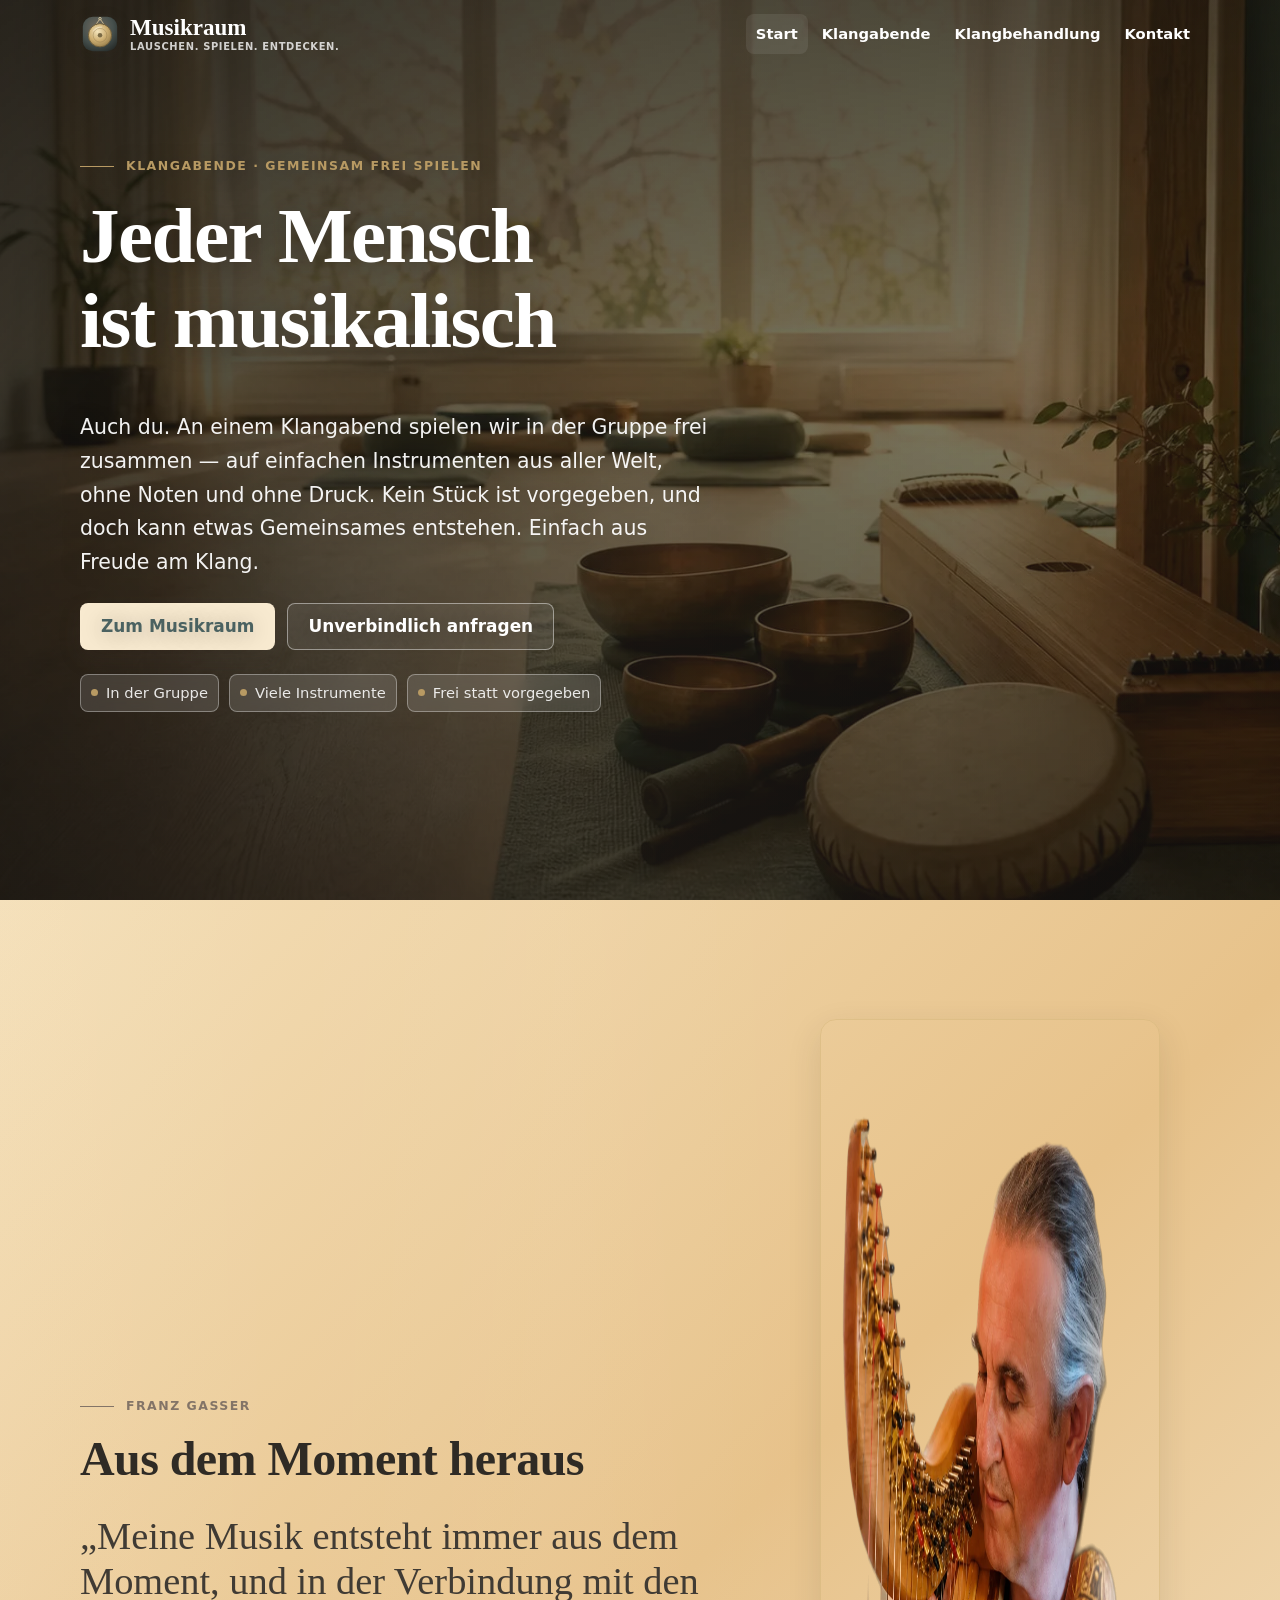
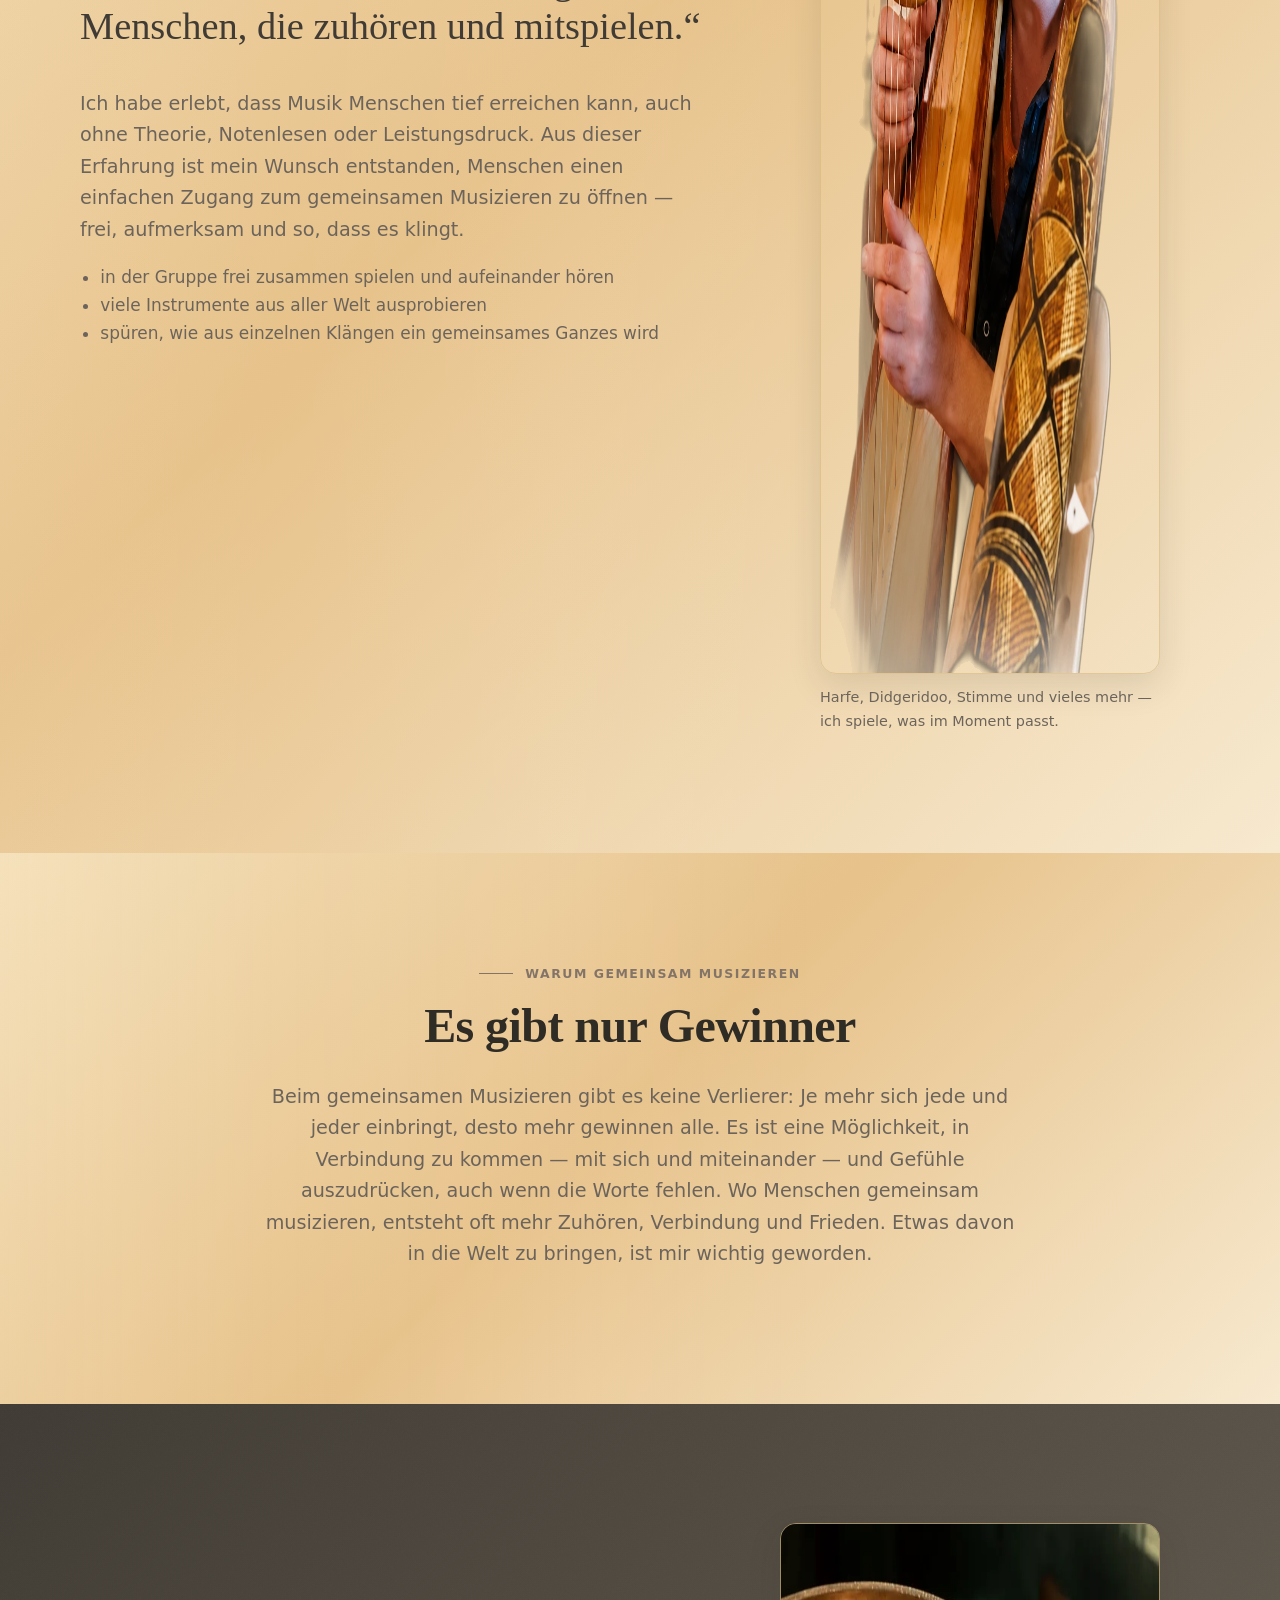
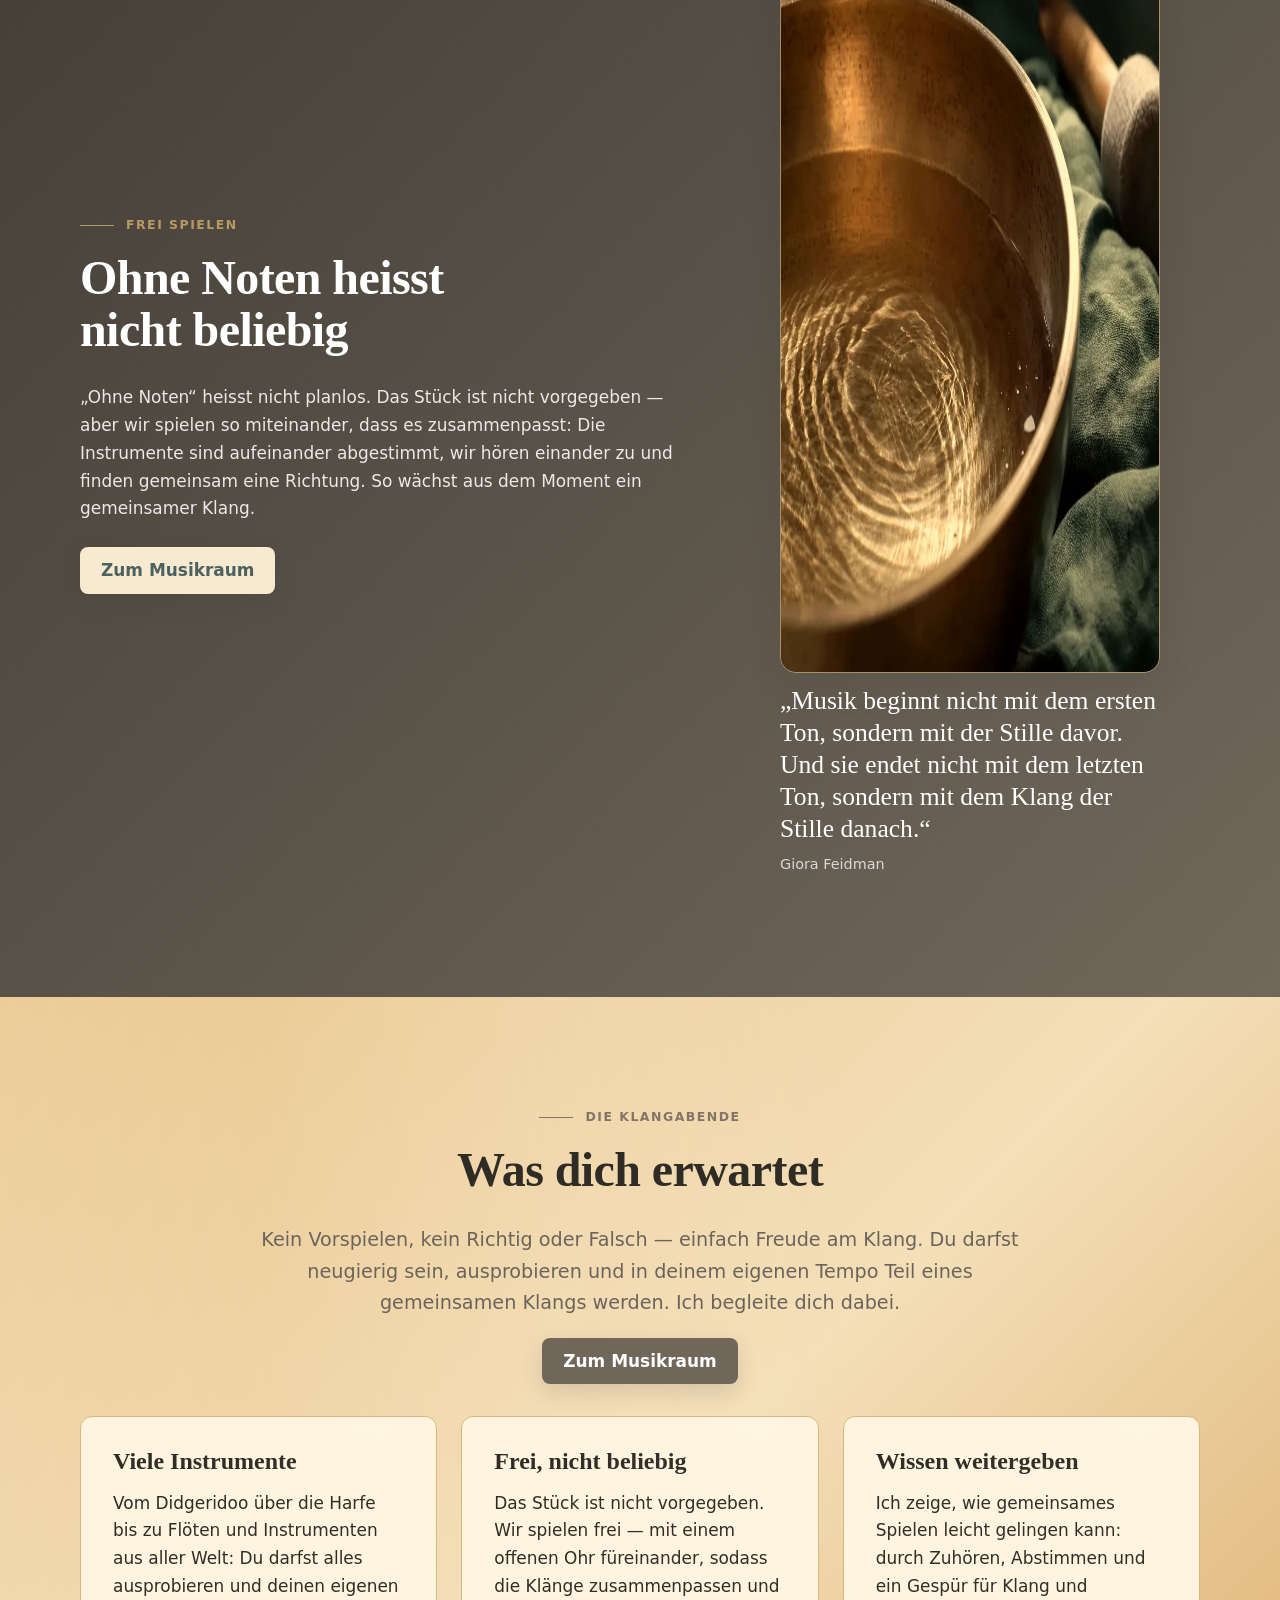
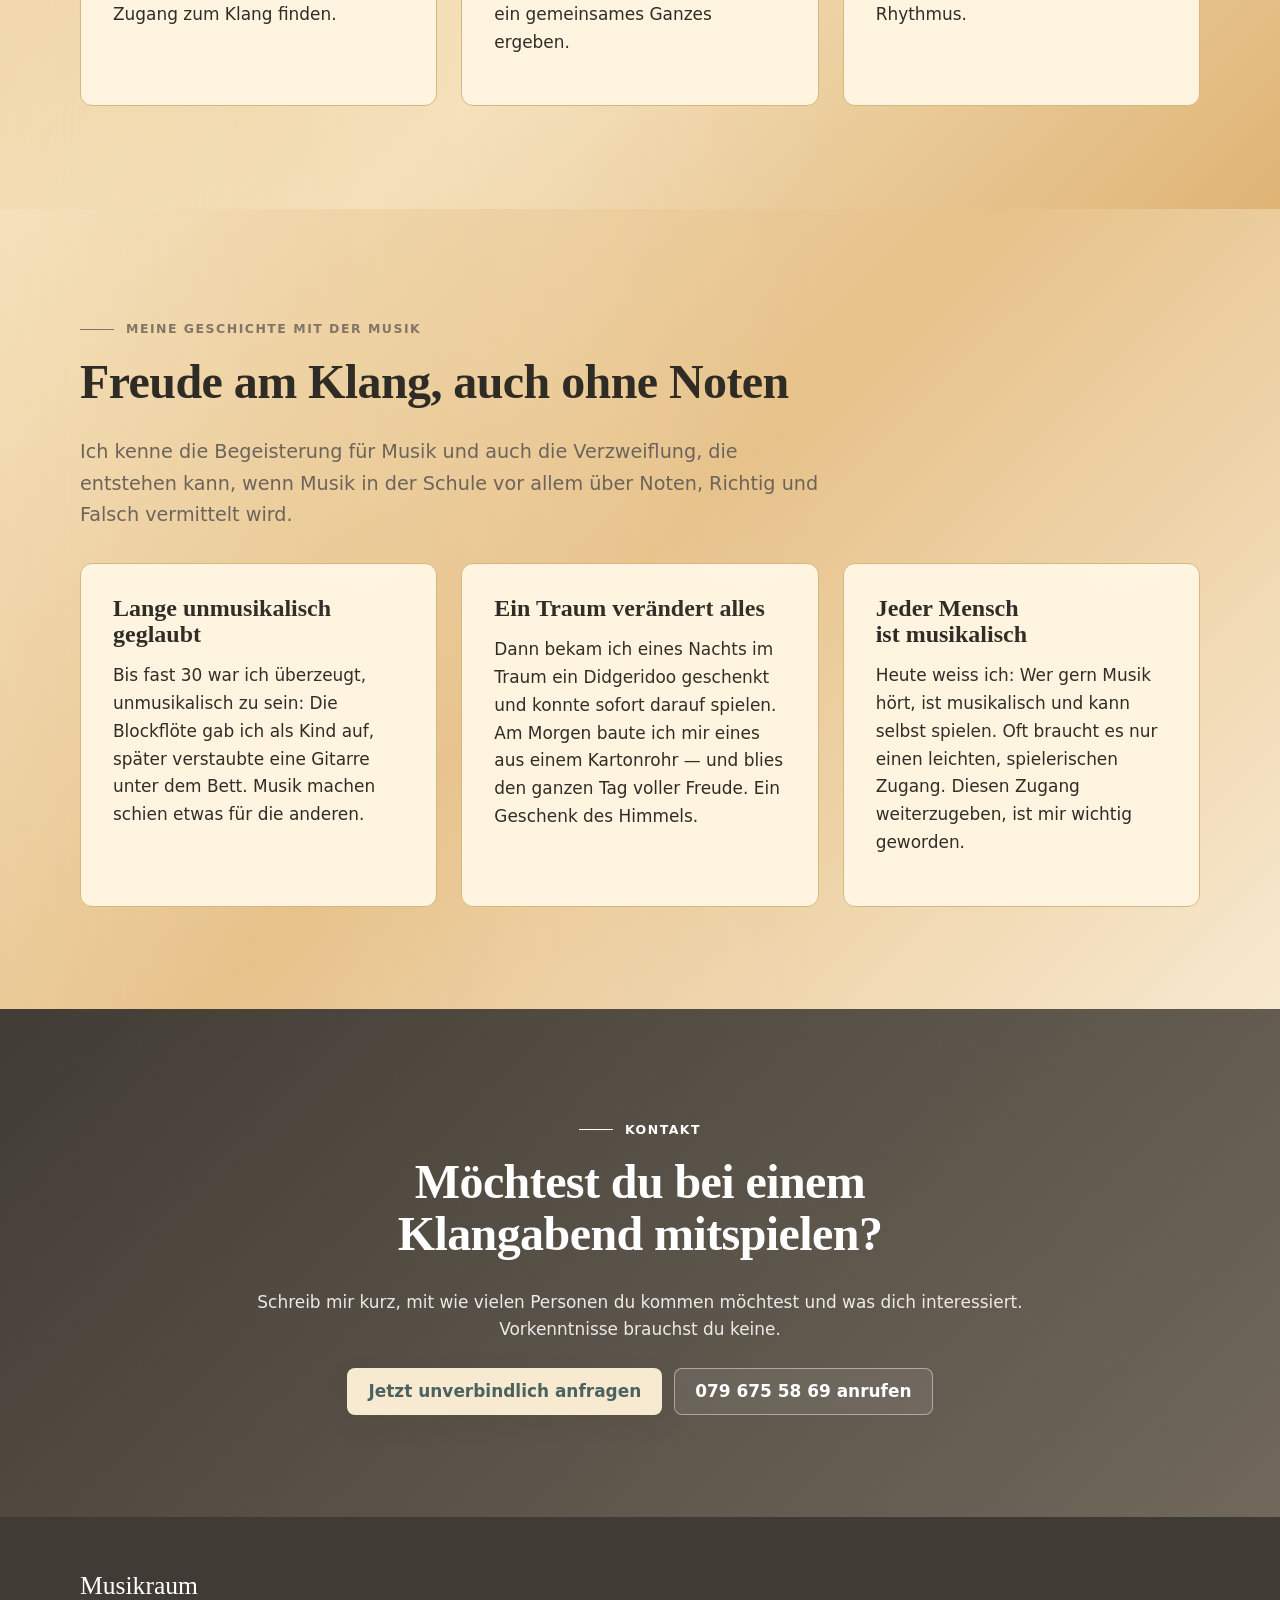
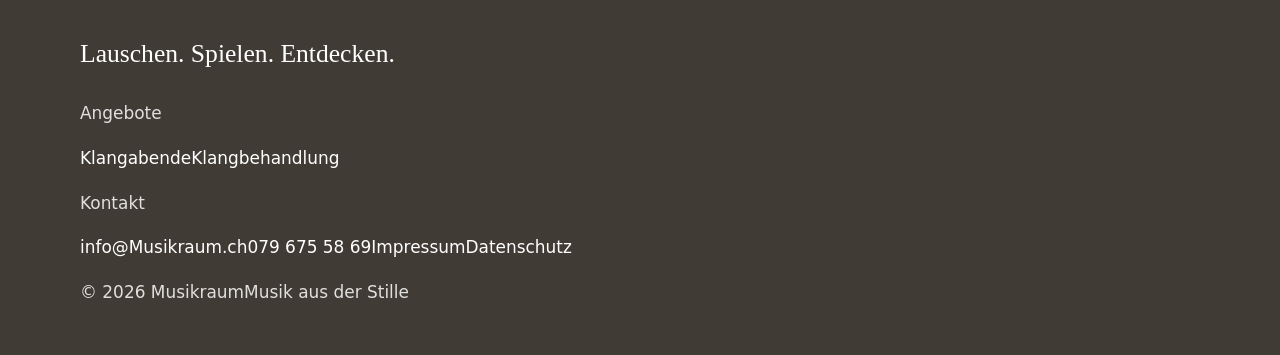
<file: index.html>
﻿<!DOCTYPE html>
<html lang="de-CH">
<head>
<meta charset="UTF-8">
<meta name="viewport" content="width=device-width, initial-scale=1.0, viewport-fit=cover">
<meta name="theme-color" content="#f6f1e9">
<title>Musikraum | Gemeinsam frei spielen mit Franz Gasser</title>
<meta name="description" content="Franz Gassers Klangabende in Brügg: in der Gruppe viele Instrumente aus aller Welt ausprobieren, aufeinander hören und frei zusammen spielen — einfach aus Freude am Klang.">
<link rel="canonical" href="https://Musikraum.ch/">
<meta property="og:locale" content="de_CH">
<meta property="og:type" content="website">
<meta property="og:title" content="Musikraum | Gemeinsam frei spielen mit Franz Gasser">
<meta property="og:description" content="An den Klangabenden gemeinsam frei spielen: viele Instrumente aus aller Welt ausprobieren, aufeinander hören und einen gemeinsamen Klang entstehen lassen.">
<meta property="og:url" content="https://Musikraum.ch/">
<meta property="og:site_name" content="Musikraum">
<meta property="og:image" content="https://Musikraum.ch/assets/photos/og-klangwelten-wood.jpg?v=3">
<link rel="preload" as="image" href="/assets/photos/hero-klangraum-wood.webp?v=3" type="image/webp">
<link rel="icon" type="image/svg+xml" href="/assets/favicon.svg?v=6">
<link rel="apple-touch-icon" sizes="180x180" href="/assets/apple-touch-icon.png?v=6">
<link rel="manifest" href="/manifest.json">
<script type="application/ld+json">
{
  "@context": "https://schema.org",
  "@type": "ProfessionalService",
  "@id": "https://Musikraum.ch/#business",
  "name": "Musikraum — gemeinsam frei spielen",
  "description": "Klangabende zum gemeinsamen, freien Spielen — viele Instrumente aus aller Welt in Franz Gassers Musikraum in Brügg.",
  "url": "https://Musikraum.ch/",
  "email": "info@Musikraum.ch",
  "telephone": "+41 79 675 58 69",
  "address": {"@type": "PostalAddress", "streetAddress": "Bielstrasse 44", "postalCode": "2555", "addressLocality": "Brügg", "addressCountry": "CH"},
  "image": "https://Musikraum.ch/assets/photos/og-klangwelten-wood.jpg?v=3",
  "slogan": "Lauschen. Spielen. Entdecken.",
  "makesOffer": [
    {
      "@type": "Offer",
      "itemOffered": {
        "@type": "Service",
        "name": "Klangabende — gemeinsam frei spielen",
        "description": "Klangabende in der Gruppe: viele Instrumente aus aller Welt ausprobieren, aufeinander hören und frei zusammen spielen in Franz Gassers Musikraum.",
        "url": "https://Musikraum.ch/Klangabende/"
      }
    }
  ]
}
</script>
<link rel="stylesheet" href="assets/klang.css?v=68">
<style id="cms-photo-overrides">
.hero { background-image: url('/assets/photos/hero-klangraum-wood-800w.webp') !important; }
</style>
</head>
<body>
<a class="skip-link" href="#main">Zum Inhalt springen</a>
<header class="site-header">
  <div class="container site-header__inner">
    <a class="brand" href="/">
      <span class="brand__mark" aria-hidden="true"></span>
      <span class="brand__text"><span class="brand__name">Musikraum</span><span class="brand__sub">Lauschen. Spielen. Entdecken.</span></span>
    </a>
    <button class="nav-toggle" type="button" aria-controls="mobile-menu" aria-label="Menue oeffnen" aria-expanded="false"><span></span><span></span><span></span></button><span class="mobile-menu-backdrop" aria-hidden="true"></span><nav class="mobile-menu" aria-hidden="true" id="mobile-menu" aria-label="Mobile Navigation" hidden>
      <a href="/" aria-current="page">Start</a>
      <a href="/Klangabende/">Klangabende</a><a href="/angebote/klangbehandlung/">Klangbehandlung</a>
      <a href="#kontakt">Kontakt</a>
    </nav><nav class="nav" id="primary-navigation" aria-label="Hauptnavigation">
      <a href="/" aria-current="page">Start</a>
      <a href="/Klangabende/">Klangabende</a><a href="/angebote/klangbehandlung/">Klangbehandlung</a>
      <a href="#kontakt">Kontakt</a>
    </nav>
  </div>
</header>
<main id="main">
  <section class="hero">
    <div class="container hero__grid">
      <div class="hero__inner">
        <span class="eyebrow">Klangabende · gemeinsam frei spielen</span>
        <h1 class="hero__title">Jeder Mensch ist <span class="hero__title-word">musikalisch</span></h1>
        <div class="hero__resonance" aria-hidden="true"><span></span><span></span><span></span></div>
        <p class="hero__lead">Auch du. An einem Klangabend spielen wir in der Gruppe frei zusammen — auf einfachen Instrumenten aus aller Welt, ohne Noten und ohne Druck. Kein Stück ist vorgegeben, und doch kann etwas Gemeinsames entstehen. Einfach aus Freude am Klang.</p>
        <div class="hero__actions">
          <a class="btn btn--primary" href="/Klangabende/">Zum Musikraum</a>
          <a class="btn btn--ghost" href="#kontakt">Unverbindlich anfragen</a>
        </div>
        <div class="hero__notes" aria-label="Die Klangabende auf einen Blick">
          <span>In der Gruppe</span>
          <span>Viele Instrumente</span>
          <span>Frei statt vorgegeben</span>
        </div>
      </div>
    </div>
  </section>

  <section class="section welcome" aria-labelledby="welcome-title">
    <div class="container">
      <div class="welcome__text">
        <span class="eyebrow">Franz Gasser</span>
        <h2 id="welcome-title">Aus dem Moment heraus</h2>
        <p class="welcome__quote">„Meine Musik entsteht immer aus dem Moment, und in der Verbindung mit den Menschen, die zuhören und mitspielen.“</p>
        <p class="lead">Ich habe erlebt, dass Musik Menschen tief erreichen kann, auch ohne Theorie, Notenlesen oder Leistungsdruck. Aus dieser Erfahrung ist mein Wunsch entstanden, Menschen einen einfachen Zugang zum gemeinsamen Musizieren zu öffnen — frei, aufmerksam und so, dass es klingt.</p>
        <ul class="moment-list">
          <li>in der Gruppe frei zusammen spielen und aufeinander hören</li>
          <li>viele Instrumente aus aller Welt ausprobieren</li>
          <li>spüren, wie aus einzelnen Klängen ein gemeinsames Ganzes wird</li>
        </ul>
      </div>
      <figure class="welcome__image welcome__image--cutout">
        <img src="/assets/photos/franz-gasser-harfe-didgeridoo-cutout.webp?v=2" width="866" height="1255" alt="Franz Gasser mit Harfe und Didgeridoo" loading="lazy" decoding="async">
        <figcaption class="welcome__caption">Harfe, Didgeridoo, Stimme und vieles mehr — ich spiele, was im Moment passt.</figcaption>
      </figure>
    </div>
  </section>

  <section class="section"><div class="container">
    <div class="section-head section-head--center">
      <span class="eyebrow">Warum gemeinsam musizieren</span>
      <h2>Es gibt nur Gewinner</h2>
      <p class="lead">Beim gemeinsamen Musizieren gibt es keine Verlierer: Je mehr sich jede und jeder einbringt, desto mehr gewinnen alle. Es ist eine Möglichkeit, in Verbindung zu kommen — mit sich und miteinander — und Gefühle auszudrücken, auch wenn die Worte fehlen. Wo Menschen gemeinsam musizieren, entsteht oft mehr Zuhören, Verbindung und Frieden. Etwas davon in die Welt zu bringen, ist mir wichtig geworden.</p>
    </div>
  </div></section>

  <section class="sound-band" aria-labelledby="frei-title">
    <div class="container">
      <div>
        <span class="eyebrow">Frei spielen</span>
        <h2 id="frei-title">Ohne Noten heisst nicht beliebig</h2>
        <p>„Ohne Noten“ heisst nicht planlos. Das Stück ist nicht vorgegeben — aber wir spielen so miteinander, dass es zusammenpasst: Die Instrumente sind aufeinander abgestimmt, wir hören einander zu und finden gemeinsam eine Richtung. So wächst aus dem Moment ein gemeinsamer Klang.</p>
        <div class="hero__actions"><a class="btn btn--primary" href="/Klangabende/">Zum Musikraum</a></div>
      </div>
      <figure class="sound-band__media">
        <picture>
          <source srcset="/assets/photos/obertoene-klangschale-wood.webp?v=3" type="image/webp">
          <img src="/assets/photos/obertoene-klangschale-wood.jpg?v=3" width="1000" height="750" alt="Klangschale mit sichtbaren Schwingungen" loading="lazy" decoding="async">
        </picture>
        <figcaption class="quote quote--moment">„Musik beginnt nicht mit dem ersten Ton, sondern mit der Stille davor. Und sie endet nicht mit dem letzten Ton, sondern mit dem Klang der Stille danach.“<br><span class="quote__credit">Giora Feidman</span></figcaption>
      </figure>
    </div>
  </section>

  <section class="section section--soft" id="angebote" aria-labelledby="Seminar-title">
    <div class="container">
      <div class="section-head section-head--center">
        <span class="eyebrow">Die Klangabende</span>
        <h2 id="Seminar-title">Was dich erwartet</h2>
        <p class="lead">Kein Vorspielen, kein Richtig oder Falsch — einfach Freude am Klang. Du darfst neugierig sein, ausprobieren und in deinem eigenen Tempo Teil eines gemeinsamen Klangs werden. Ich begleite dich dabei.</p>
        <a class="btn btn--primary" href="/Klangabende/">Zum Musikraum</a>
      </div>
      <div class="grid grid--3">
        <article class="card">
          <h3>Viele Instrumente</h3>
          <p>Vom Didgeridoo über die Harfe bis zu Flöten und Instrumenten aus aller Welt: Du darfst alles ausprobieren und deinen eigenen Zugang zum Klang finden.</p>
        </article>
        <article class="card">
          <h3>Frei, nicht beliebig</h3>
          <p>Das Stück ist nicht vorgegeben. Wir spielen frei — mit einem offenen Ohr füreinander, sodass die Klänge zusammenpassen und ein gemeinsames Ganzes ergeben.</p>
        </article>
        <article class="card">
          <h3>Wissen weitergeben</h3>
          <p>Ich zeige, wie gemeinsames Spielen leicht gelingen kann: durch Zuhören, Abstimmen und ein Gespür für Klang und Rhythmus.</p>
        </article>
      </div>
    </div>
  </section>

  <section class="section" aria-labelledby="franz-musik-title">
    <div class="container">
      <div class="section-head">
        <span class="eyebrow">Meine Geschichte mit der Musik</span>
        <h2 id="franz-musik-title">Freude am Klang, auch ohne Noten</h2>
        <p class="lead">Ich kenne die Begeisterung für Musik und auch die Verzweiflung, die entstehen kann, wenn Musik in der Schule vor allem über Noten, Richtig und Falsch vermittelt wird.</p>
      </div>
      <div class="grid grid--3">
        <article class="card">
          <h3>Lange unmusikalisch geglaubt</h3>
          <p>Bis fast 30 war ich überzeugt, unmusikalisch zu sein: Die Blockflöte gab ich als Kind auf, später verstaubte eine Gitarre unter dem Bett. Musik machen schien etwas für die anderen.</p>
        </article>
        <article class="card">
          <h3>Ein Traum verändert alles</h3>
          <p>Dann bekam ich eines Nachts im Traum ein Didgeridoo geschenkt und konnte sofort darauf spielen. Am Morgen baute ich mir eines aus einem Kartonrohr — und blies den ganzen Tag voller Freude. Ein Geschenk des Himmels.</p>
        </article>
        <article class="card">
          <h3>Jeder Mensch ist musikalisch</h3>
          <p>Heute weiss ich: Wer gern Musik hört, ist musikalisch und kann selbst spielen. Oft braucht es nur einen leichten, spielerischen Zugang. Diesen Zugang weiterzugeben, ist mir wichtig geworden.</p>
        </article>
      </div>
    </div>
  </section>

  <section class="cta" id="kontakt" aria-labelledby="kontakt-title">
    <div class="container">
      <span class="eyebrow">Kontakt</span>
      <h2 id="kontakt-title">Möchtest du bei einem Klangabend mitspielen?</h2>
      <p>Schreib mir kurz, mit wie vielen Personen du kommen möchtest und was dich interessiert. Vorkenntnisse brauchst du keine.</p>
      <div class="hero__actions">
        <a class="btn btn--primary" href="mailto:info@Musikraum.ch?subject=Anfrage%20Klangabende%20Musikraum&body=Hallo%0D%0A%0D%0Aich%20interessiere%20mich%20f%C3%BCr%20die%20Klangabende.%0D%0A%0D%0AAnzahl%20Personen%3A%20%0D%0AWunschtermin%20%2F%20Zeitraum%3A%20%0D%0A%0D%0AFrage%20%2F%20Anliegen%3A%20%0D%0A%0D%0AFreundliche%20Gr%C3%BCsse">Jetzt unverbindlich anfragen</a>
        <a class="btn btn--ghost" href="tel:+41796755869">079 675 58 69 anrufen</a>
      </div>
    </div>
  </section>
</main>
<footer class="site-footer">
  <div class="container">
    <div class="footer-grid">
      <div class="footer-brand">
        <p class="footer-heading"><a class="footer-home" href="/" aria-current="page">Musikraum</a></p>
        <p>Lauschen. Spielen. Entdecken.</p>
      </div>
      <nav aria-label="Footer Angebote"><p class="footer-heading">Angebote</p><p><a href="/Klangabende/">Klangabende</a><a href="/angebote/klangbehandlung/">Klangbehandlung</a></p></nav>
      <nav aria-label="Footer Kontakt und Recht">
        <p class="footer-heading">Kontakt</p>
        <p><a href="mailto:info@Musikraum.ch">info@Musikraum.ch</a><a href="tel:+41796755869">079 675 58 69</a><a href="/impressum.html">Impressum</a><a href="/datenschutz.html">Datenschutz</a></p>
      </nav>
    </div>
    <div class="footer-bottom"><span>© <span id="year">2026</span> Musikraum</span><span>Musik aus der Stille</span></div>
  </div>
</footer>
<script defer src="/assets/site.js?v=2"></script>
<script defer src="https://app.gasserwerk.ch/tracker.js" data-api-key="cmpzc204i0001nn2wg8k3ssg3"></script>
<script defer src="https://app.gasserwerk.ch/widget.js" data-api-key="cmpzc204i0001nn2wg8k3ssg3" data-mode="fab"></script>
</body>
</html>
</file>
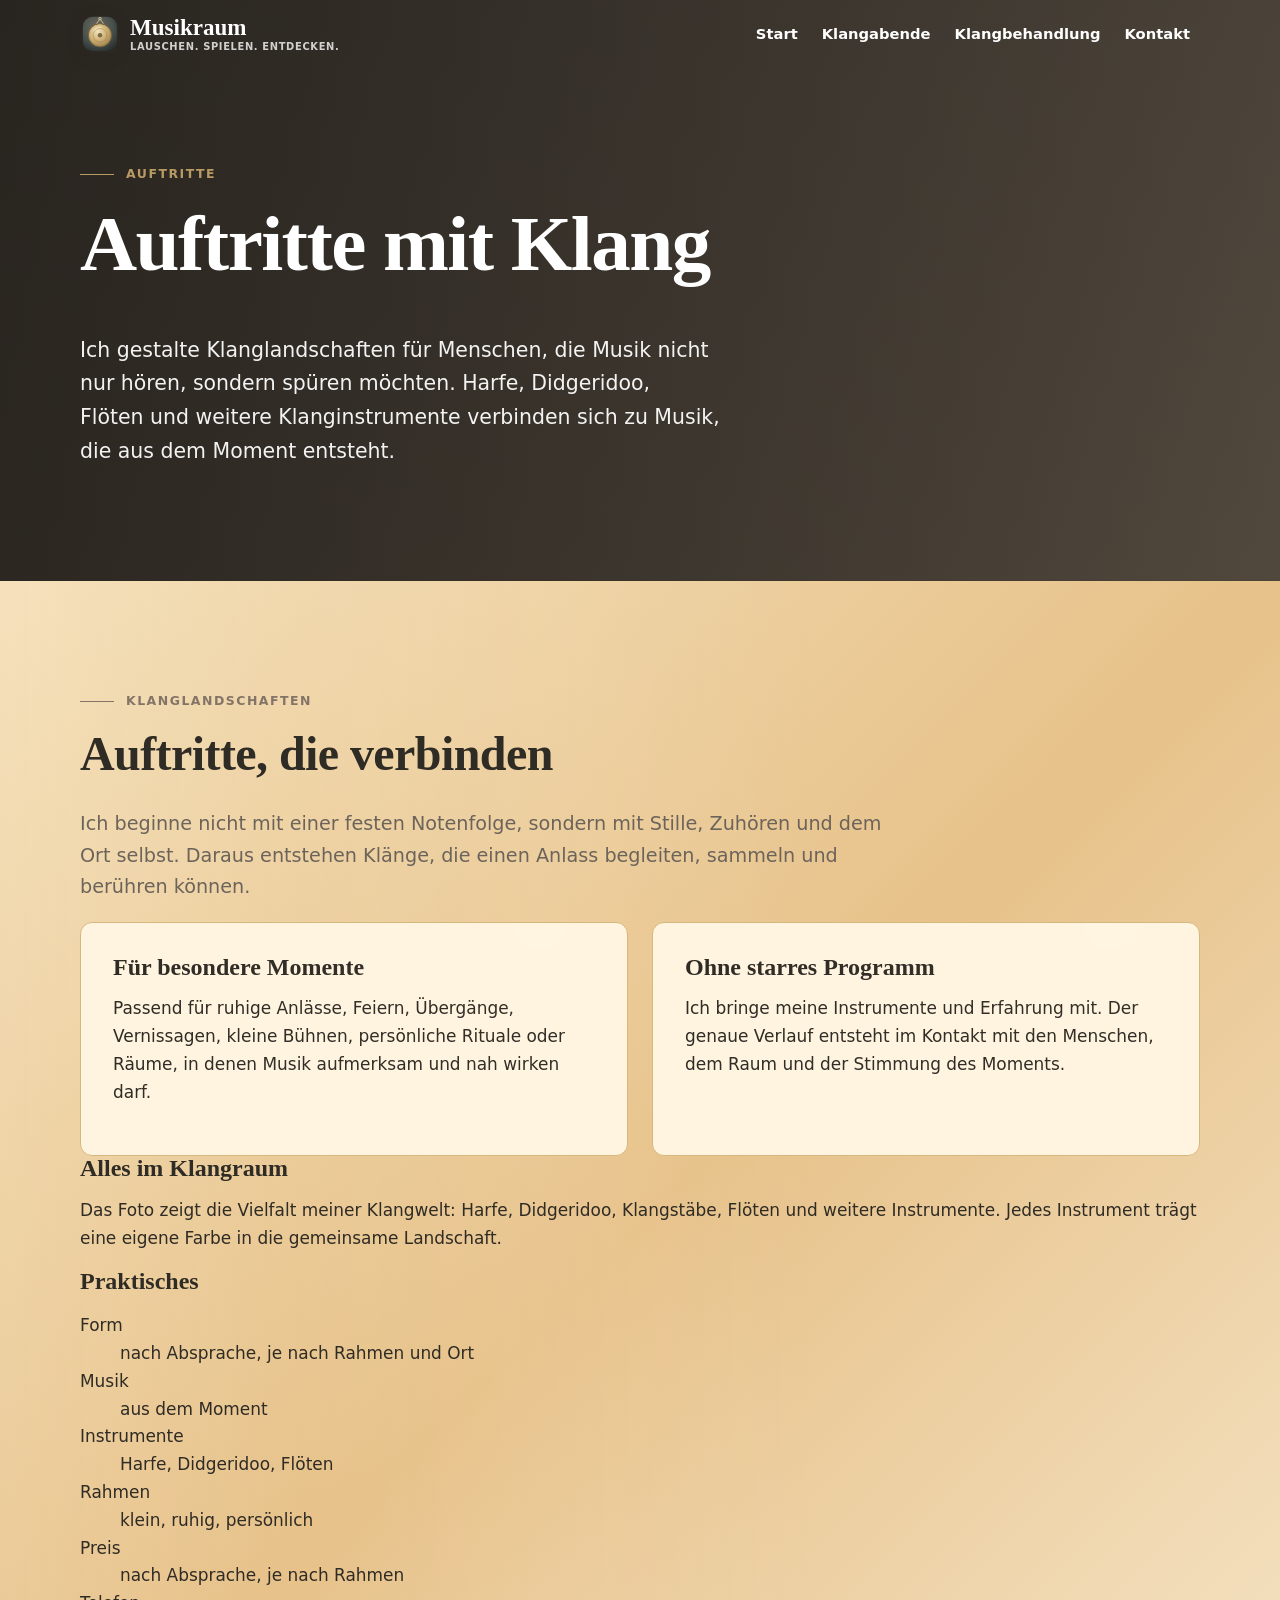
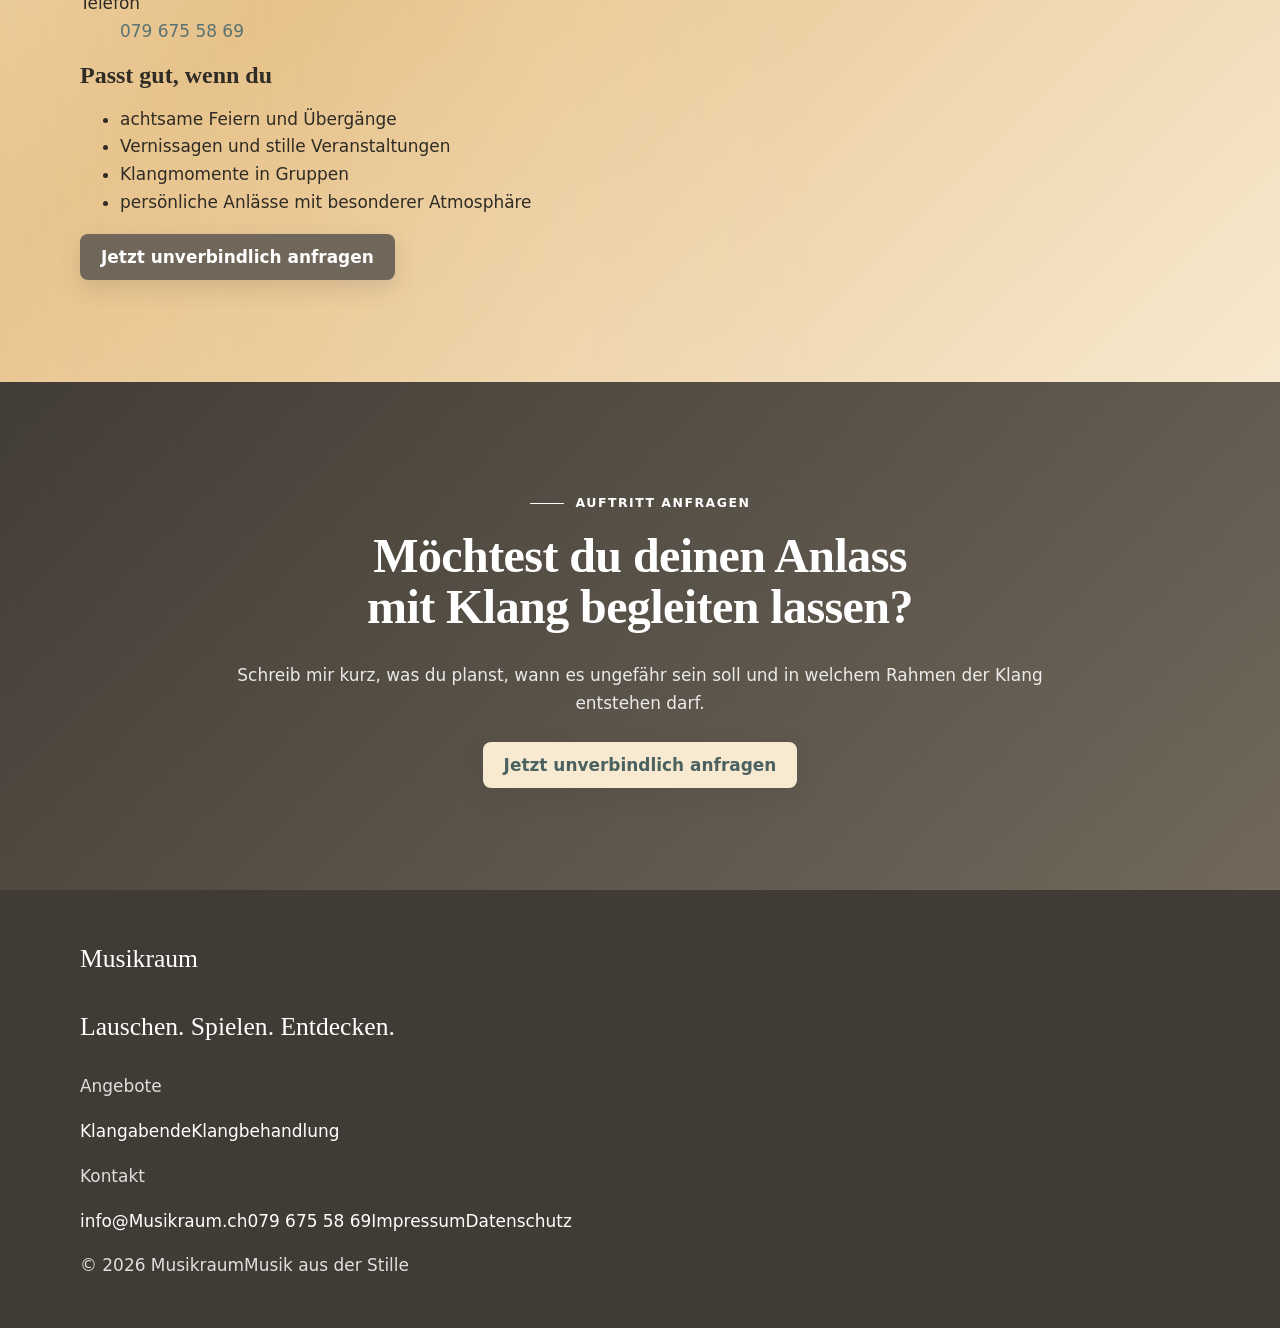
<file: auftritte/index.html>
﻿<!DOCTYPE html>
<html lang="de-CH">
<head>
<meta charset="UTF-8">
<meta name="viewport" content="width=device-width, initial-scale=1.0, viewport-fit=cover">
<meta name="theme-color" content="#f6f1e9">
<meta name="robots" content="noindex,follow">
<title>Auftritte mit Klang | Franz Gasser</title>
<meta name="description" content="Auftritte mit mir: Klanglandschaften aus dem Moment mit Harfe, Didgeridoo, Flöten, Klanginstrumenten und Instrumenten aus aller Welt.">
<link rel="canonical" href="https://Musikraum.ch/auftritte/">
<link rel="icon" type="image/svg+xml" href="/assets/favicon.svg?v=6">
<link rel="apple-touch-icon" sizes="180x180" href="/assets/apple-touch-icon.png?v=6">
<link rel="manifest" href="/manifest.json">
<link rel="stylesheet" href="/assets/klang.css?v=68">
<style id="cms-photo-overrides">
.hero { background-image: url('/assets/photos/hero-klangraum-wood-800w.webp') !important; }
</style>
</head>
<body class="page-auftritte">
<a class="skip-link" href="#main">Zum Inhalt springen</a>
<div class="stage-page-bg" aria-hidden="true"><span class="stage-page-bg__image stage-page-bg__image--top"></span><span class="stage-page-bg__image stage-page-bg__image--bottom"></span></div>
<header class="site-header"><div class="container site-header__inner"><a class="brand" href="/"><span class="brand__mark" aria-hidden="true"></span><span class="brand__text"><span class="brand__name">Musikraum</span><span class="brand__sub">Lauschen. Spielen. Entdecken.</span></span></a><button class="nav-toggle" type="button" aria-controls="mobile-menu" aria-label="Menue oeffnen" aria-expanded="false"><span></span><span></span><span></span></button><span class="mobile-menu-backdrop" aria-hidden="true"></span><nav class="mobile-menu" aria-hidden="true" id="mobile-menu" aria-label="Mobile Navigation" hidden><a href="/">Start</a><a href="/Klangabende/">Klangabende</a><a href="/angebote/klangbehandlung/">Klangbehandlung</a><a href="/#kontakt">Kontakt</a></nav><nav class="nav" id="primary-navigation" aria-label="Hauptnavigation"><a href="/">Start</a><a href="/Klangabende/">Klangabende</a><a href="/angebote/klangbehandlung/">Klangbehandlung</a><a href="/#kontakt">Kontakt</a></nav></div></header>
<main id="main">
  <section class="subhero subhero--auftritte"><div class="container subhero__content"><span class="eyebrow">Auftritte</span><h1>Auftritte mit Klang</h1><p class="hero__lead">Ich gestalte Klanglandschaften für Menschen, die Musik nicht nur hören, sondern spüren möchten. Harfe, Didgeridoo, Flöten und weitere Klanginstrumente verbinden sich zu Musik, die aus dem Moment entsteht.</p></div></section>
  <section class="section" id="auftritte-verbinden"><div class="container page-grid">
    <div>
      <span class="eyebrow">Klanglandschaften</span>
      <h2>Auftritte, die verbinden</h2>
      <p class="lead">Ich beginne nicht mit einer festen Notenfolge, sondern mit Stille, Zuhören und dem Ort selbst. Daraus entstehen Klänge, die einen Anlass begleiten, sammeln und berühren können.</p>
      <div class="grid grid--2 section-offset">
        <article class="card"><h3>Für besondere Momente</h3><p>Passend für ruhige Anlässe, Feiern, Übergänge, Vernissagen, kleine Bühnen, persönliche Rituale oder Räume, in denen Musik aufmerksam und nah wirken darf.</p></article>
        <article class="card"><h3>Ohne starres Programm</h3><p>Ich bringe meine Instrumente und Erfahrung mit. Der genaue Verlauf entsteht im Kontakt mit den Menschen, dem Raum und der Stimmung des Moments.</p></article>
      </div>
      <div class="overtone-note">
        <h3>Alles im Klangraum</h3>
        <p>Das Foto zeigt die Vielfalt meiner Klangwelt: Harfe, Didgeridoo, Klangstäbe, Flöten und weitere Instrumente. Jedes Instrument trägt eine eigene Farbe in die gemeinsame Landschaft.</p>
      </div>
    </div>
    <aside class="aside">
      <h3>Praktisches</h3>
      <dl class="facts">
        <div><dt>Form</dt><dd>nach Absprache, je nach Rahmen und Ort</dd></div>
        <div><dt>Musik</dt><dd>aus dem Moment</dd></div>
        <div><dt>Instrumente</dt><dd>Harfe, Didgeridoo, Flöten</dd></div>
        <div><dt>Rahmen</dt><dd>klein, ruhig, persönlich</dd></div>
        <div><dt>Preis</dt><dd>nach Absprache, je nach Rahmen</dd>
        <dt>Telefon</dt><dd><a href="tel:+41796755869">079 675 58 69</a></dd></div>
      </dl>
      <h3>Passt gut, wenn du</h3>
      <ul class="list"><li>achtsame Feiern und Übergänge</li><li>Vernissagen und stille Veranstaltungen</li><li>Klangmomente in Gruppen</li><li>persönliche Anlässe mit besonderer Atmosphäre</li></ul>
      <a class="btn btn--primary" href="mailto:info@Musikraum.ch?subject=Anfrage%20Auftritt%20Musikraum&body=Hallo%0D%0A%0D%0Aich%20interessiere%20mich%20f%C3%BCr%20einen%20Auftritt%20mit%20Franz.%0D%0A%0D%0AAnlass%20%2F%20Rahmen%3A%20%0D%0AWunschtermin%20%2F%20Zeitraum%3A%20%0D%0AOrt%20%2F%20Rahmenbedingungen%3A%20%0D%0A%0D%0AFrage%20%2F%20Anliegen%3A%20%0D%0A%0D%0AFreundliche%20Gr%C3%BCsse">Jetzt unverbindlich anfragen</a>
    </aside>
  </div></section>
  <section class="cta stage-cta" id="auftritt-anfragen" aria-labelledby="auftritt-anfragen-title">
    <div class="container stage-cta__content">
      <span class="eyebrow">Auftritt anfragen</span>
      <h2 id="auftritt-anfragen-title">Möchtest du deinen Anlass mit Klang begleiten lassen?</h2>
      <p>Schreib mir kurz, was du planst, wann es ungefähr sein soll und in welchem Rahmen der Klang entstehen darf.</p>
      <div class="hero__actions">
        <a class="btn btn--primary" href="mailto:info@Musikraum.ch?subject=Anfrage%20Auftritt%20Musikraum&body=Hallo%0D%0A%0D%0Aich%20interessiere%20mich%20f%C3%BCr%20einen%20Auftritt%20mit%20Franz.%0D%0A%0D%0AAnlass%20%2F%20Rahmen%3A%20%0D%0AWunschtermin%20%2F%20Zeitraum%3A%20%0D%0AOrt%20%2F%20Rahmenbedingungen%3A%20%0D%0A%0D%0AFrage%20%2F%20Anliegen%3A%20%0D%0A%0D%0AFreundliche%20Gr%C3%BCsse">Jetzt unverbindlich anfragen</a>
      </div>
    </div>
  </section>
</main>
<footer class="site-footer"><div class="container"><div class="footer-grid"><div class="footer-brand"><p class="footer-heading"><a class="footer-home" href="/">Musikraum</a></p><p>Lauschen. Spielen. Entdecken.</p></div><nav aria-label="Footer Angebote"><p class="footer-heading">Angebote</p><p><a href="/Klangabende/">Klangabende</a><a href="/angebote/klangbehandlung/">Klangbehandlung</a></p></nav><nav aria-label="Footer Kontakt und Recht"><p class="footer-heading">Kontakt</p><p><a href="mailto:info@Musikraum.ch">info@Musikraum.ch</a><a href="tel:+41796755869">079 675 58 69</a><a href="/impressum.html">Impressum</a><a href="/datenschutz.html">Datenschutz</a></p></nav></div><div class="footer-bottom"><span>© <span id="year">2026</span> Musikraum</span><span>Musik aus der Stille</span></div></div></footer>




<script defer src="/assets/site.js?v=2"></script>
<script defer src="https://app.gasserwerk.ch/tracker.js" data-api-key="cmpzc204i0001nn2wg8k3ssg3"></script>
<script defer src="https://app.gasserwerk.ch/widget.js" data-api-key="cmpzc204i0001nn2wg8k3ssg3" data-mode="fab"></script>
</body>
</html>
</file>
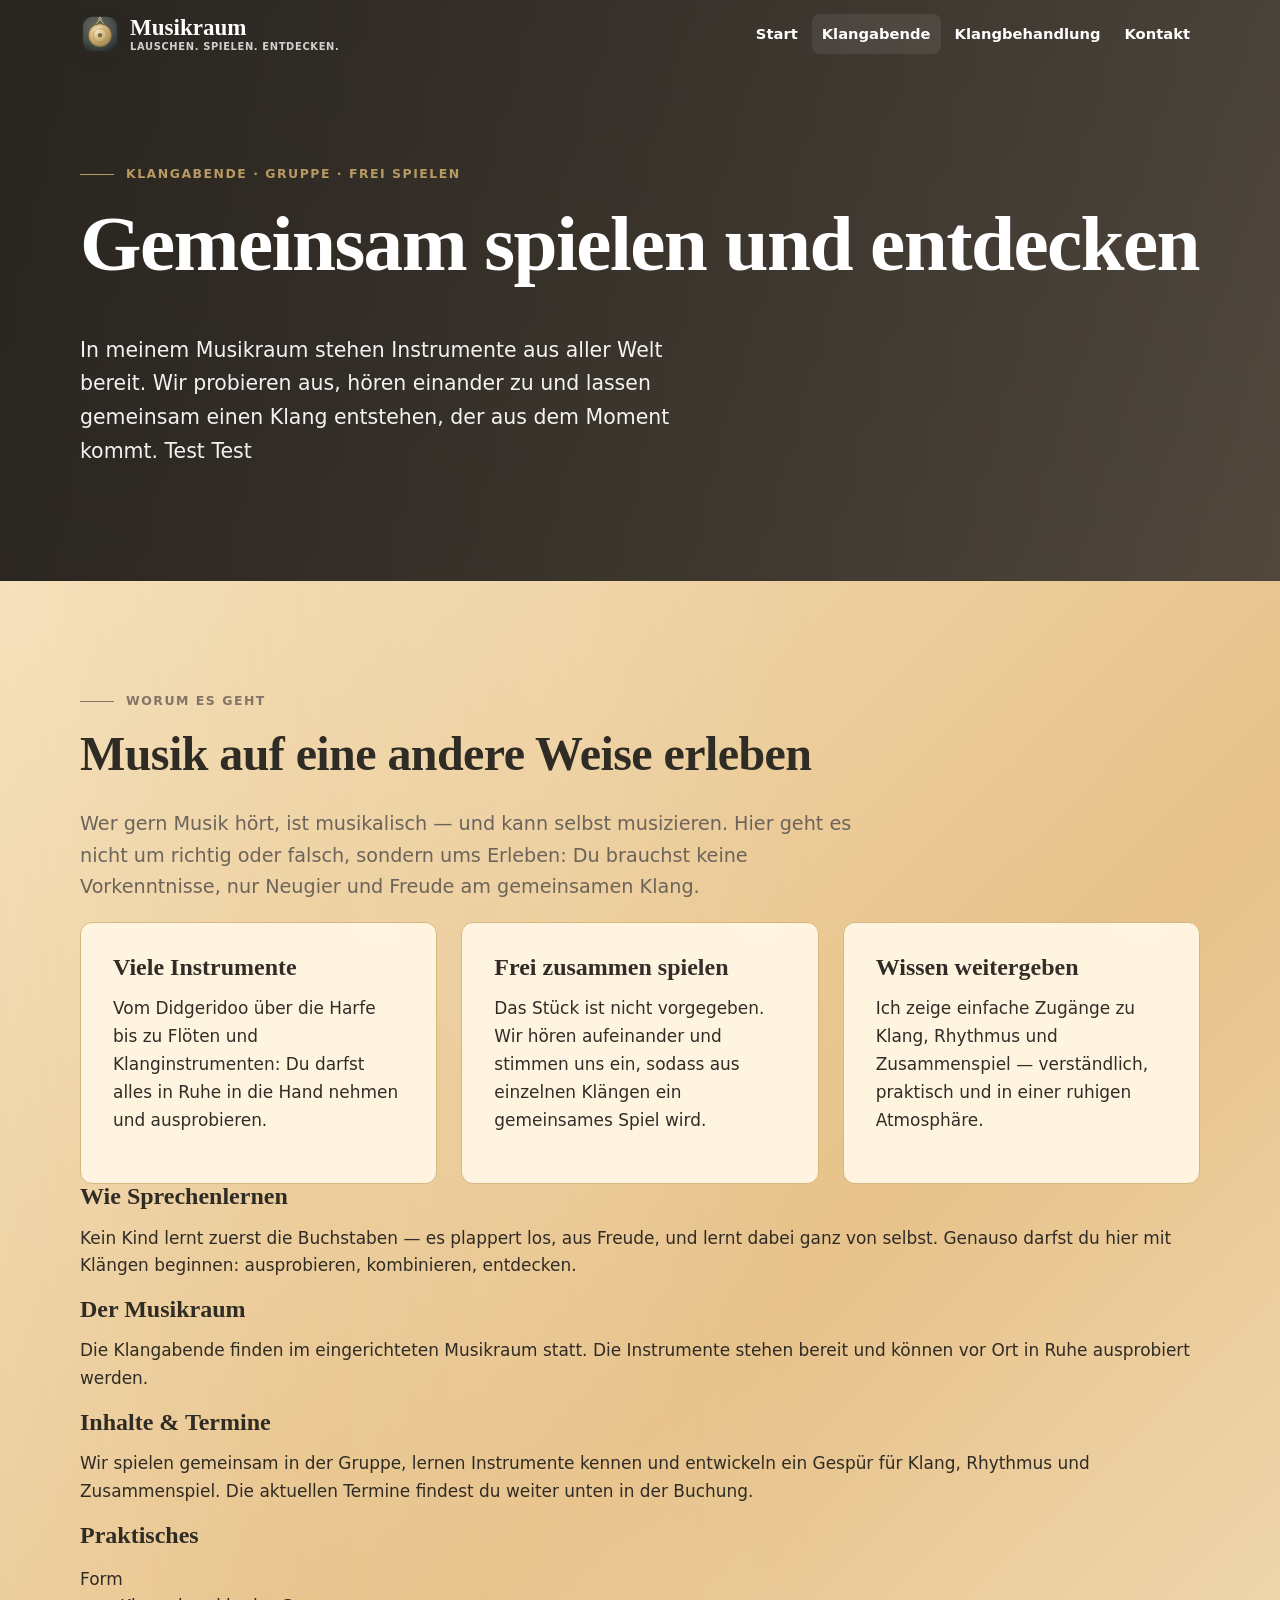
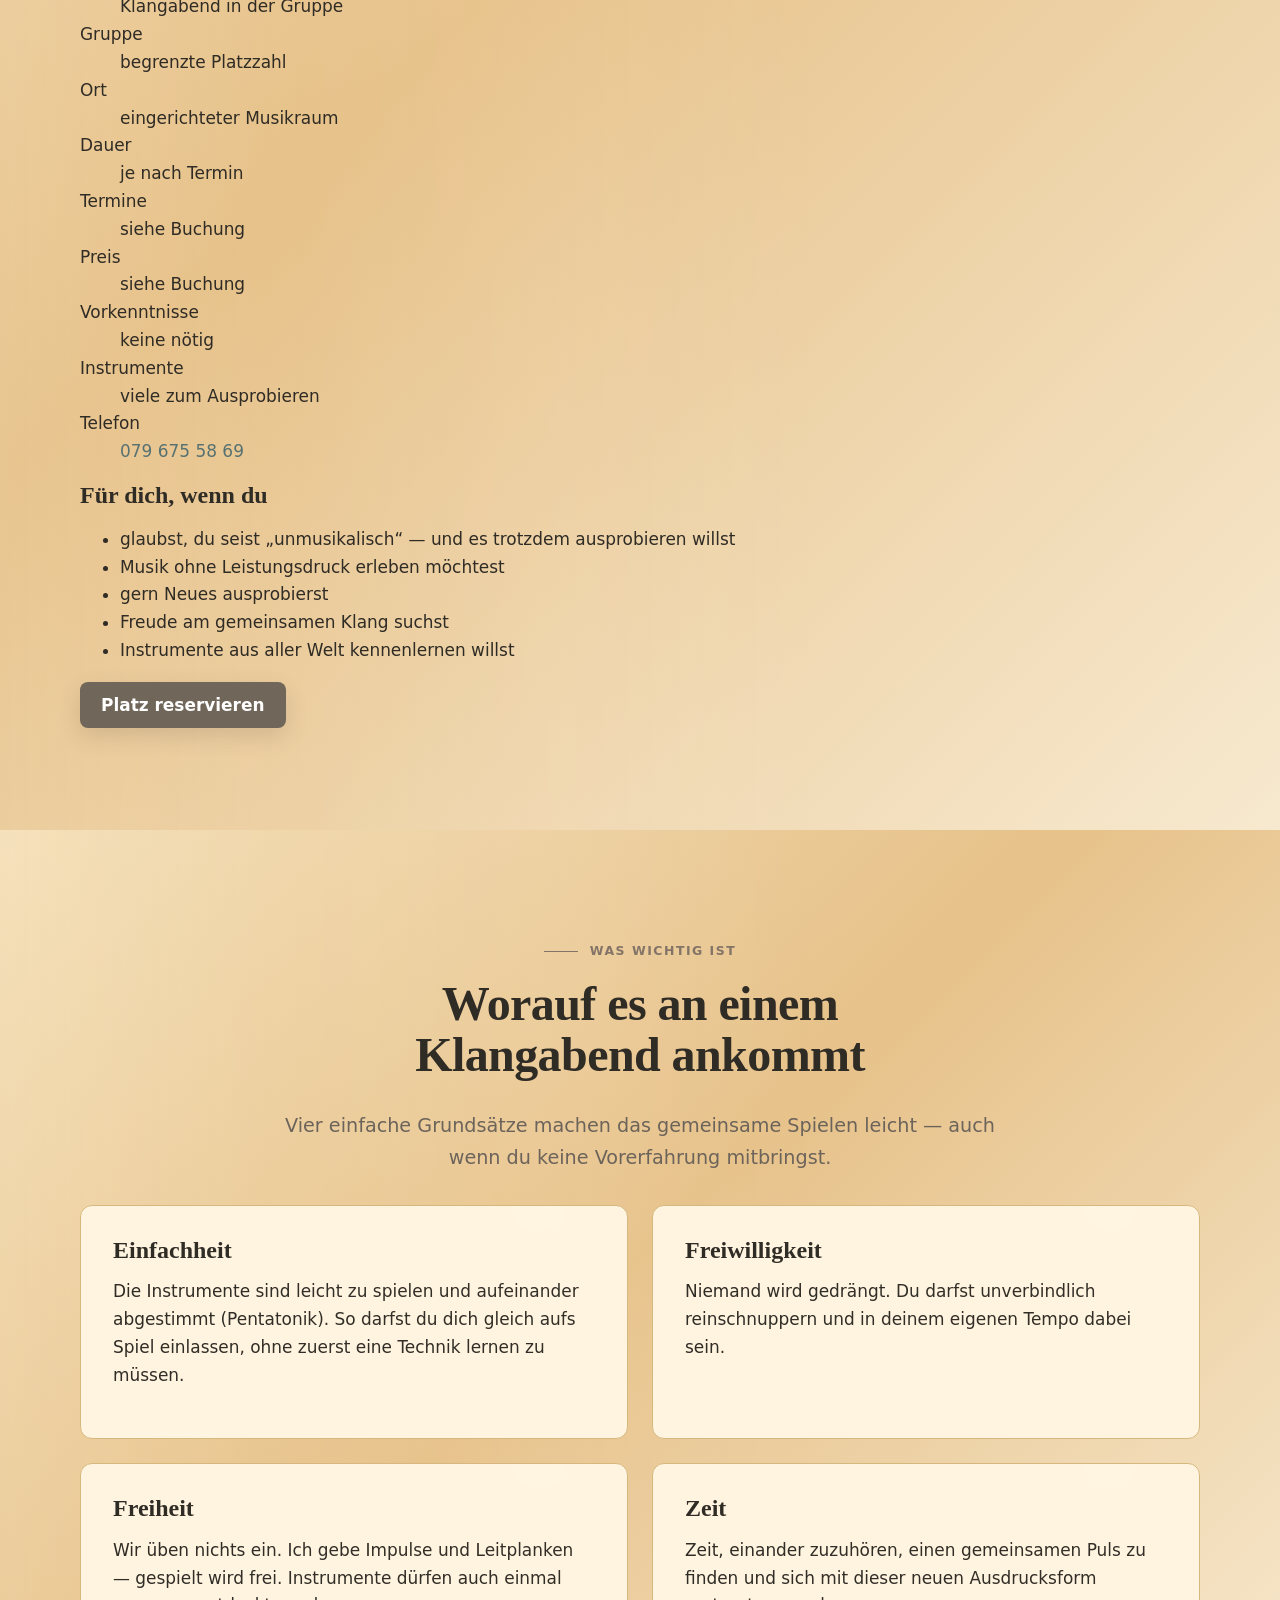
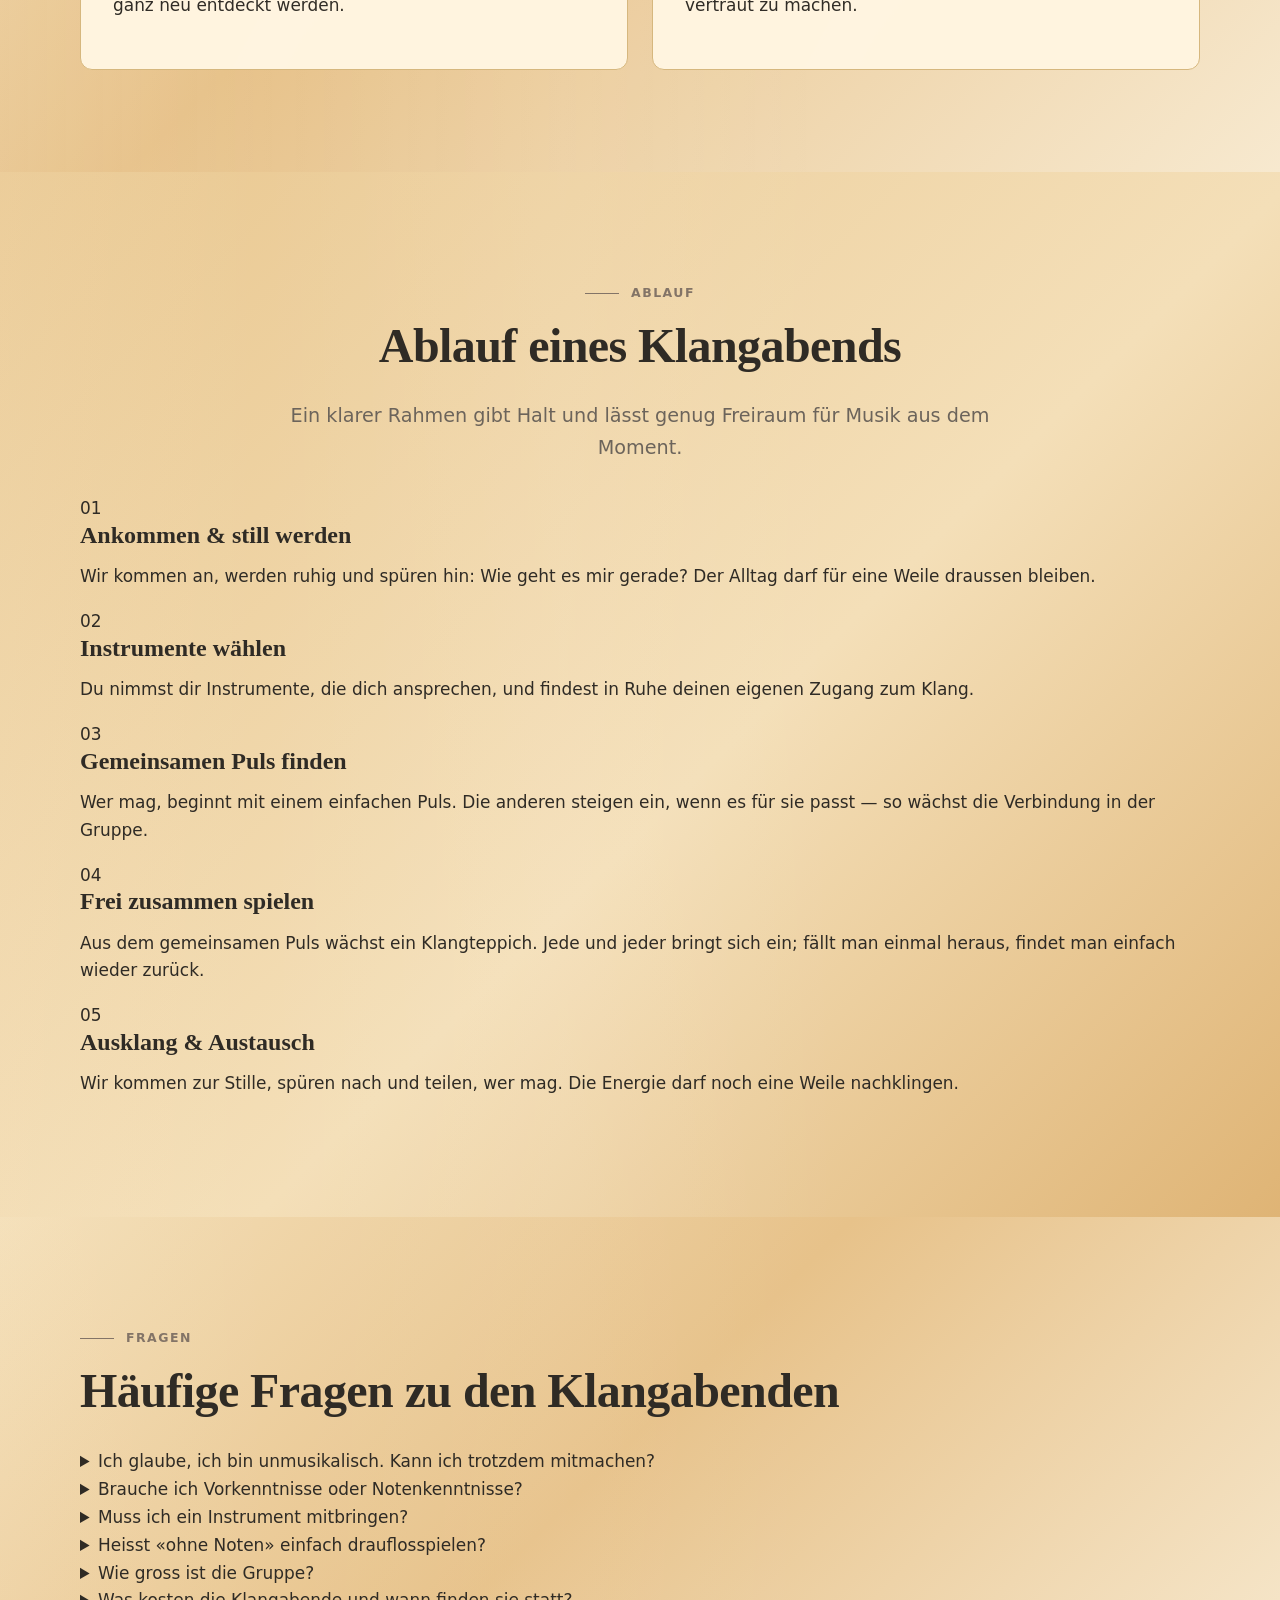
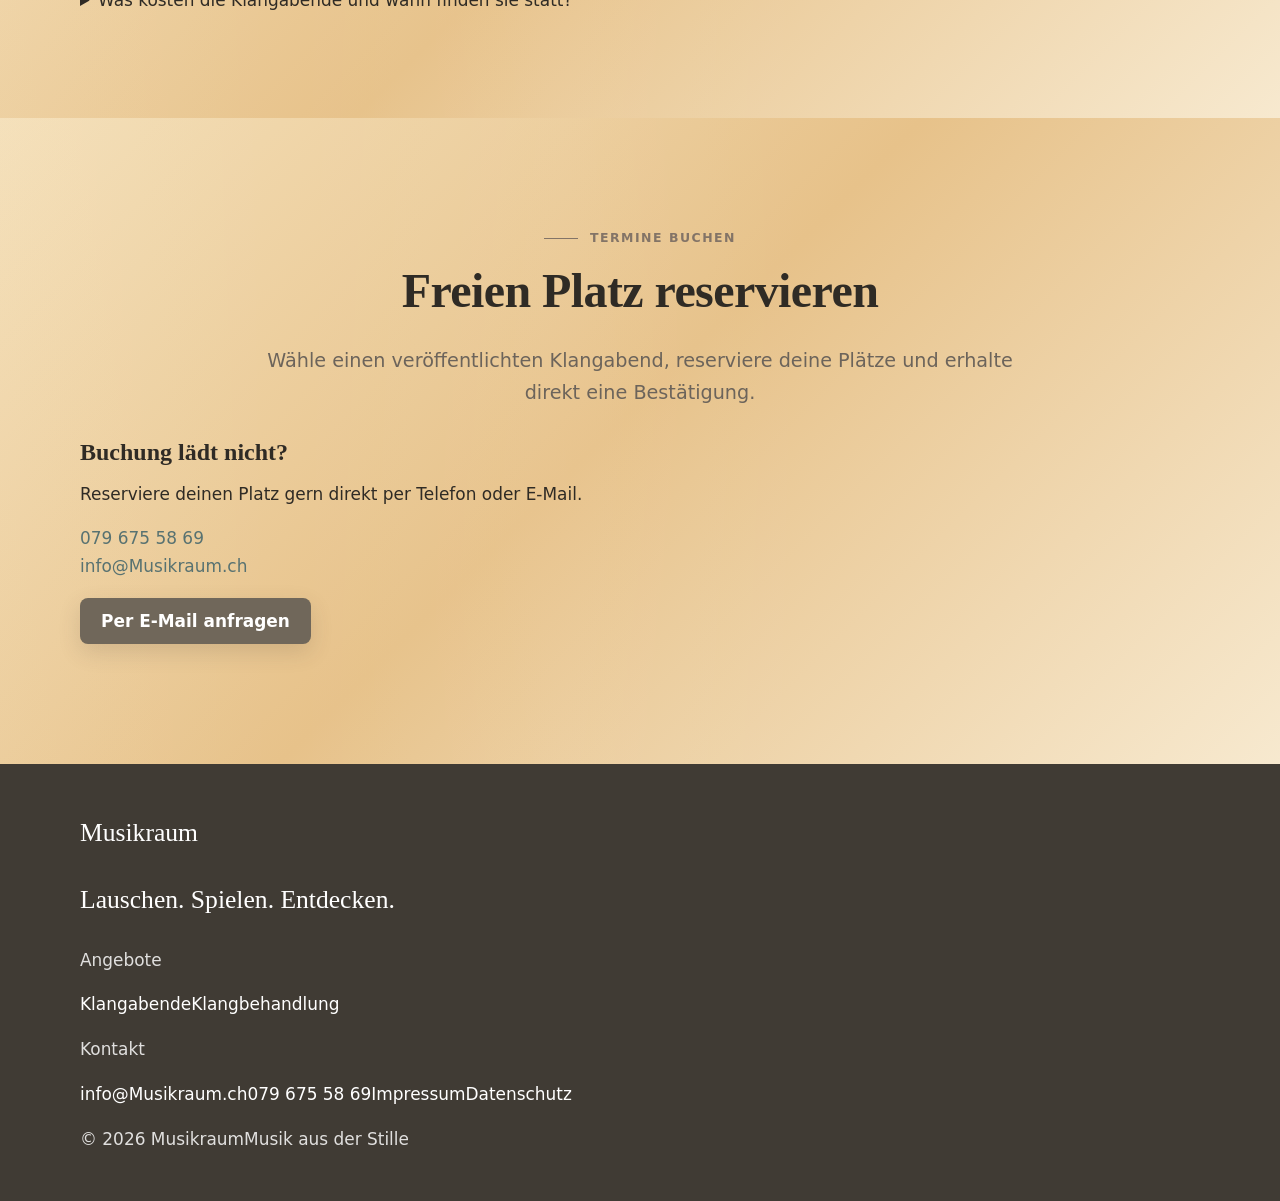
<file: Klangabende/index.html>
﻿<!DOCTYPE html>
<html lang="de-CH">
<head>
<meta charset="UTF-8">
<meta name="viewport" content="width=device-width, initial-scale=1.0, viewport-fit=cover">
<meta name="theme-color" content="#f6f1e9">
<title>Klangabende — gemeinsam spielen und entdecken | Musikraum</title>
<meta name="description" content="Musik anders erleben: in der Gruppe Instrumente aus aller Welt ausprobieren, aufeinander hören und frei zusammen spielen. Franz Gasser begleitet dich in seinem Musikraum.">
<link rel="canonical" href="https://Musikraum.ch/Klangabende/">
<link rel="icon" type="image/svg+xml" href="/assets/favicon.svg?v=6">
<link rel="apple-touch-icon" sizes="180x180" href="/assets/apple-touch-icon.png?v=6">
<link rel="manifest" href="/manifest.json">
<link rel="stylesheet" href="/assets/klang.css?v=73">
<script type="application/ld+json">
{
  "@context": "https://schema.org",
  "@type": "FAQPage",
  "mainEntity": [
    {
      "@type": "Question",
      "name": "Brauche ich Vorkenntnisse oder Notenkenntnisse?",
      "acceptedAnswer": {"@type": "Answer", "text": "Nein. Die Klangabende sind bewusst offen für alle. Du musst keine Noten lesen und kein Instrument beherrschen."}
    },
    {
      "@type": "Question",
      "name": "Muss ich ein Instrument mitbringen?",
      "acceptedAnswer": {"@type": "Answer", "text": "Nein. In meinem Musikraum stehen viele Instrumente aus aller Welt bereit, die du alle ausprobieren darfst."}
    },
    {
      "@type": "Question",
      "name": "Heisst „ohne Noten“ einfach drauflosspielen?",
      "acceptedAnswer": {"@type": "Answer", "text": "Nein. Das Stück ist nicht vorgegeben, aber wir spielen nicht beliebig. Wir hören aufeinander und finden gemeinsam eine stimmige Richtung."}
    },
    {
      "@type": "Question",
      "name": "Ich glaube, ich bin unmusikalisch. Kann ich trotzdem mitmachen?",
      "acceptedAnswer": {"@type": "Answer", "text": "Ja, unbedingt. Wer gern Musik hört, ist musikalisch — oft braucht es nur einen leichten, spielerischen Zugang. Genau dafür sind die Klangabende da."}
    }
  ]
}
</script>
<style id="cms-photo-overrides">
.hero { background-image: url('/assets/photos/hero-klangraum-wood-800w.webp') !important; }
</style>
</head>
<body>
<a class="skip-link" href="#main">Zum Inhalt springen</a>
<header class="site-header"><div class="container site-header__inner"><a class="brand" href="/"><span class="brand__mark" aria-hidden="true"></span><span class="brand__text"><span class="brand__name">Musikraum</span><span class="brand__sub">Lauschen. Spielen. Entdecken.</span></span></a><button class="nav-toggle" type="button" aria-controls="mobile-menu" aria-label="Menue oeffnen" aria-expanded="false"><span></span><span></span><span></span></button><span class="mobile-menu-backdrop" aria-hidden="true"></span><nav class="mobile-menu" aria-hidden="true" id="mobile-menu" aria-label="Mobile Navigation" hidden><a href="/">Start</a><a href="/Klangabende/" aria-current="page">Klangabende</a><a href="/angebote/klangbehandlung/">Klangbehandlung</a><a href="/#kontakt">Kontakt</a></nav><nav class="nav" id="primary-navigation" aria-label="Hauptnavigation"><a href="/">Start</a><a href="/Klangabende/" aria-current="page">Klangabende</a><a href="/angebote/klangbehandlung/">Klangbehandlung</a><a href="/#kontakt">Kontakt</a></nav></div></header>
<main id="main">
  <section class="subhero subhero--trommelkreis"><div class="container subhero__content"><span class="eyebrow">Klangabende · Gruppe · frei spielen</span><h1>Gemeinsam spielen und entdecken</h1><div class="hero__resonance subhero__resonance" aria-hidden="true"><span></span><span></span><span></span></div><p class="hero__lead"><!-- cms:klangabende.hero.lead:START -->In meinem Musikraum stehen Instrumente aus aller Welt bereit. Wir probieren aus, hören einander zu und lassen gemeinsam einen Klang entstehen, der aus dem Moment kommt. Test Test<!-- cms:klangabende.hero.lead:END --></p></div></section>
  <section class="section"><div class="container page-grid">
    <div>
      <span class="eyebrow">Worum es geht</span>
      <h2>Musik auf eine andere Weise erleben</h2>
      <p class="lead">Wer gern Musik hört, ist musikalisch — und kann selbst musizieren. Hier geht es nicht um richtig oder falsch, sondern ums Erleben: Du brauchst keine Vorkenntnisse, nur Neugier und Freude am gemeinsamen Klang.</p>
      <div class="grid grid--3 section-offset">
        <article class="card"><h3>Viele Instrumente</h3><p>Vom Didgeridoo über die Harfe bis zu Flöten und Klanginstrumenten: Du darfst alles in Ruhe in die Hand nehmen und ausprobieren.</p></article>
        <article class="card"><h3>Frei zusammen spielen</h3><p>Das Stück ist nicht vorgegeben. Wir hören aufeinander und stimmen uns ein, sodass aus einzelnen Klängen ein gemeinsames Spiel wird.</p></article>
        <article class="card"><h3>Wissen weitergeben</h3><p>Ich zeige einfache Zugänge zu Klang, Rhythmus und Zusammenspiel — verständlich, praktisch und in einer ruhigen Atmosphäre.</p></article>
      </div>
      <div class="overtone-note">
        <h3>Wie Sprechenlernen</h3>
        <p>Kein Kind lernt zuerst die Buchstaben — es plappert los, aus Freude, und lernt dabei ganz von selbst. Genauso darfst du hier mit Klängen beginnen: ausprobieren, kombinieren, entdecken.</p>
      </div>
      <div class="overtone-note">
        <h3>Der Musikraum</h3>
        <p>Die Klangabende finden im eingerichteten Musikraum statt. Die Instrumente stehen bereit und können vor Ort in Ruhe ausprobiert werden.</p>
      </div>
      <div class="overtone-note">
        <h3>Inhalte &amp; Termine</h3>
        <p>Wir spielen gemeinsam in der Gruppe, lernen Instrumente kennen und entwickeln ein Gespür für Klang, Rhythmus und Zusammenspiel. Die aktuellen Termine findest du weiter unten in der Buchung.</p>
      </div>
    </div>
    <aside class="aside">
      <h3>Praktisches</h3>
      <dl class="facts">
        <div><dt>Form</dt><dd>Klangabend in der Gruppe</dd></div>
        <div><dt>Gruppe</dt><dd>begrenzte Platzzahl</dd></div>
        <div><dt>Ort</dt><dd>eingerichteter Musikraum</dd></div>
        <div><dt>Dauer</dt><dd>je nach Termin</dd></div>
        <div><dt>Termine</dt><dd>siehe Buchung</dd></div>
        <div><dt>Preis</dt><dd>siehe Buchung</dd></div>
        <div><dt>Vorkenntnisse</dt><dd>keine nötig</dd></div>
        <div><dt>Instrumente</dt><dd>viele zum Ausprobieren</dd>
        <dt>Telefon</dt><dd><a href="tel:<!-- cms:contact.phone.href:START -->0796755869<!-- cms:contact.phone.href:END -->"><!-- cms:contact.phone.text:START -->079 675 58 69<!-- cms:contact.phone.text:END --></a></dd></div>
      </dl>
      <h3>Für dich, wenn du</h3>
      <ul class="list"><li>glaubst, du seist „unmusikalisch“ — und es trotzdem ausprobieren willst</li><li>Musik ohne Leistungsdruck erleben möchtest</li><li>gern Neues ausprobierst</li><li>Freude am gemeinsamen Klang suchst</li><li>Instrumente aus aller Welt kennenlernen willst</li></ul>
      <a class="btn btn--primary" href="#seminar-buchen">Platz reservieren</a>
    </aside>
  </div></section>
  <section class="section"><div class="container">
    <div class="section-head section-head--center">
      <span class="eyebrow">Was wichtig ist</span>
      <h2>Worauf es an einem Klangabend ankommt</h2>
      <p class="lead">Vier einfache Grundsätze machen das gemeinsame Spielen leicht — auch wenn du keine Vorerfahrung mitbringst.</p>
    </div>
    <div class="grid grid--2">
      <article class="card"><h3>Einfachheit</h3><p>Die Instrumente sind leicht zu spielen und aufeinander abgestimmt (Pentatonik). So darfst du dich gleich aufs Spiel einlassen, ohne zuerst eine Technik lernen zu müssen.</p></article>
      <article class="card"><h3>Freiwilligkeit</h3><p>Niemand wird gedrängt. Du darfst unverbindlich reinschnuppern und in deinem eigenen Tempo dabei sein.</p></article>
      <article class="card"><h3>Freiheit</h3><p>Wir üben nichts ein. Ich gebe Impulse und Leitplanken — gespielt wird frei. Instrumente dürfen auch einmal ganz neu entdeckt werden.</p></article>
      <article class="card"><h3>Zeit</h3><p>Zeit, einander zuzuhören, einen gemeinsamen Puls zu finden und sich mit dieser neuen Ausdrucksform vertraut zu machen.</p></article>
    </div>
  </div></section>
  <section class="section section--soft"><div class="container">
    <div class="section-head section-head--center">
      <span class="eyebrow">Ablauf</span>
      <h2>Ablauf eines Klangabends</h2>
      <p class="lead">Ein klarer Rahmen gibt Halt und lässt genug Freiraum für Musik aus dem Moment.</p>
    </div>
    <div class="flow">
      <div class="step"><span class="step__num">01</span><h3>Ankommen &amp; still werden</h3><p>Wir kommen an, werden ruhig und spüren hin: Wie geht es mir gerade? Der Alltag darf für eine Weile draussen bleiben.</p></div>
      <div class="step"><span class="step__num">02</span><h3>Instrumente wählen</h3><p>Du nimmst dir Instrumente, die dich ansprechen, und findest in Ruhe deinen eigenen Zugang zum Klang.</p></div>
      <div class="step"><span class="step__num">03</span><h3>Gemeinsamen Puls finden</h3><p>Wer mag, beginnt mit einem einfachen Puls. Die anderen steigen ein, wenn es für sie passt — so wächst die Verbindung in der Gruppe.</p></div>
      <div class="step"><span class="step__num">04</span><h3>Frei zusammen spielen</h3><p>Aus dem gemeinsamen Puls wächst ein Klangteppich. Jede und jeder bringt sich ein; fällt man einmal heraus, findet man einfach wieder zurück.</p></div>
      <div class="step"><span class="step__num">05</span><h3>Ausklang &amp; Austausch</h3><p>Wir kommen zur Stille, spüren nach und teilen, wer mag. Die Energie darf noch eine Weile nachklingen.</p></div>
    </div>
  </div></section>
  <section class="section" aria-labelledby="Seminar-faq-title"><div class="container">
    <div class="section-head">
      <span class="eyebrow">Fragen</span>
      <h2 id="Seminar-faq-title">Häufige Fragen zu den Klangabenden</h2>
    </div>
    <div class="faq">
  <!-- cms:klangabende.faq:START --><details class="faq__item"><summary>Ich glaube, ich bin unmusikalisch. Kann ich trotzdem mitmachen?</summary><p>Ja, unbedingt. Wer gern Musik hört, ist musikalisch — oft braucht es nur einen leichten, spielerischen Zugang. Genau dafür sind die Klangabende da.</p></details>
<details class="faq__item"><summary>Brauche ich Vorkenntnisse oder Notenkenntnisse?</summary><p>Nein. Die Klangabende sind bewusst offen für alle. Du musst keine Noten lesen und kein Instrument beherrschen.</p></details>
<details class="faq__item"><summary>Muss ich ein Instrument mitbringen?</summary><p>Nein. In meinem Musikraum stehen viele Instrumente aus aller Welt bereit, die du alle ausprobieren darfst.</p></details>
<details class="faq__item"><summary>Heisst «ohne Noten» einfach drauflosspielen?</summary><p>Nein. Das Stück ist nicht vorgegeben, aber wir spielen nicht beliebig. Wir hören aufeinander und finden gemeinsam eine stimmige Richtung.</p></details>
<details class="faq__item"><summary>Wie gross ist die Gruppe?</summary><p>Die Platzzahl ist begrenzt, damit gemeinsames Spielen in ruhigem Rahmen möglich bleibt. Die freien Plätze siehst du in der Buchung.</p></details>
<details class="faq__item"><summary>Was kosten die Klangabende und wann finden sie statt?</summary><p>Preis, Datum und freie Plätze stehen beim jeweiligen Termin in der Buchung.</p></details><!-- cms:klangabende.faq:END -->
    </div>
  </div></section>
  <section class="section seminar-booking-section" id="seminar-buchen" aria-labelledby="seminar-buchen-title">
    <div class="container">
      <div class="section-head section-head--center">
        <span class="eyebrow">Termine buchen</span>
        <h2 id="seminar-buchen-title">Freien Platz reservieren</h2>
        <p class="lead">Wähle einen veröffentlichten Klangabend, reserviere deine Plätze und erhalte direkt eine Bestätigung.</p>
      </div>
      <div class="seminar-booking-embed" data-seminar-booking>
        <div class="seminar-booking-fallback">
          <h3>Buchung lädt nicht?</h3>
          <p>Reserviere deinen Platz gern direkt per Telefon oder E-Mail.</p>
          <p><a href="tel:<!-- cms:contact.phone.href:START -->+41796755869<!-- cms:contact.phone.href:END -->"><!-- cms:contact.phone.text:START -->079 675 58 69<!-- cms:contact.phone.text:END --></a><br><a href="mailto:info@Musikraum.ch?subject=Platz%20reservieren">info@Musikraum.ch</a></p>
          <p><a class="btn btn--primary" href="mailto:info@Musikraum.ch?subject=Platz%20reservieren&body=Hallo%0D%0A%0D%0Aich%20m%C3%B6chte%20einen%20Platz%20an%20einem%20Klangabend%20reservieren.%0D%0A%0D%0AWunschtermin%3A%20%0D%0AAnzahl%20Personen%3A%20%0D%0A%0D%0AFreundliche%20Gr%C3%BCsse">Per E-Mail anfragen</a></p>
        </div>
      </div>
      <script defer src="https://app.gasserwerk.ch/seminar-booking.js"
        data-api-key="cmpzc204i0001nn2wg8k3ssg3"
        data-loading="eager"
        data-min-height="820"></script>
      <script>
      (function(){
        var target=document.querySelector('[data-seminar-booking]');
        if(!target)return;
        var fallback=target.querySelector('.seminar-booking-fallback');
        var fallbackHtml=fallback?fallback.outerHTML:'';
        function showFallback(){if(fallbackHtml&&!target.querySelector('.seminar-booking-fallback'))target.innerHTML=fallbackHtml}
        window.addEventListener('error',function(event){
          var source=event.target&&event.target.src;
          if(source&&source.indexOf('seminar-booking.js')!==-1)showFallback();
        },true);
        document.addEventListener('securitypolicyviolation',function(event){
          var blocked=event.blockedURI||'';
          var directive=event.violatedDirective||event.effectiveDirective||'';
          if(blocked.indexOf('3027')!==-1||directive.indexOf('frame-ancestors')!==-1)showFallback();
        });
        window.addEventListener('load',function(){
          window.setTimeout(function(){
            var iframe=target.querySelector('iframe');
            if(!iframe){showFallback();return}
            try{
              var frameUrl=new URL(iframe.src);
              if(frameUrl.hostname==='localhost'&&window.location.hostname!=='localhost'){showFallback();return}
              if(window.location.protocol==='https:'&&frameUrl.protocol==='http:'){showFallback();return}
            }catch(urlError){}
          },4200);
        });
      })();
      </script>
    </div>
  </section>
</main>
<footer class="site-footer"><div class="container"><div class="footer-grid"><div class="footer-brand"><p class="footer-heading"><a class="footer-home" href="/">Musikraum</a></p><p>Lauschen. Spielen. Entdecken.</p></div><nav aria-label="Footer Angebote"><p class="footer-heading">Angebote</p><p><a href="/Klangabende/" aria-current="page">Klangabende</a><a href="/angebote/klangbehandlung/">Klangbehandlung</a></p></nav><nav aria-label="Footer Kontakt und Recht"><p class="footer-heading">Kontakt</p><p><a href="mailto:<!-- cms:contact.email.href:START -->info@Musikraum.ch<!-- cms:contact.email.href:END -->"><!-- cms:contact.email.text:START -->info@Musikraum.ch<!-- cms:contact.email.text:END --></a><a href="tel:<!-- cms:contact.phone.href:START -->+41796755869<!-- cms:contact.phone.href:END -->"><!-- cms:contact.phone.text:START -->079 675 58 69<!-- cms:contact.phone.text:END --></a><a href="/impressum.html">Impressum</a><a href="/datenschutz.html">Datenschutz</a></p></nav></div><div class="footer-bottom"><span>© <span id="year">2026</span> Musikraum</span><span>Musik aus der Stille</span></div></div></footer>
<script defer src="/assets/site.js?v=3"></script>
<script defer src="https://app.gasserwerk.ch/tracker.js" data-api-key="cmpzc204i0001nn2wg8k3ssg3"></script>
<script defer src="https://app.gasserwerk.ch/widget.js" data-api-key="cmpzc204i0001nn2wg8k3ssg3" data-mode="fab"></script>
</body>
</html>
</file>
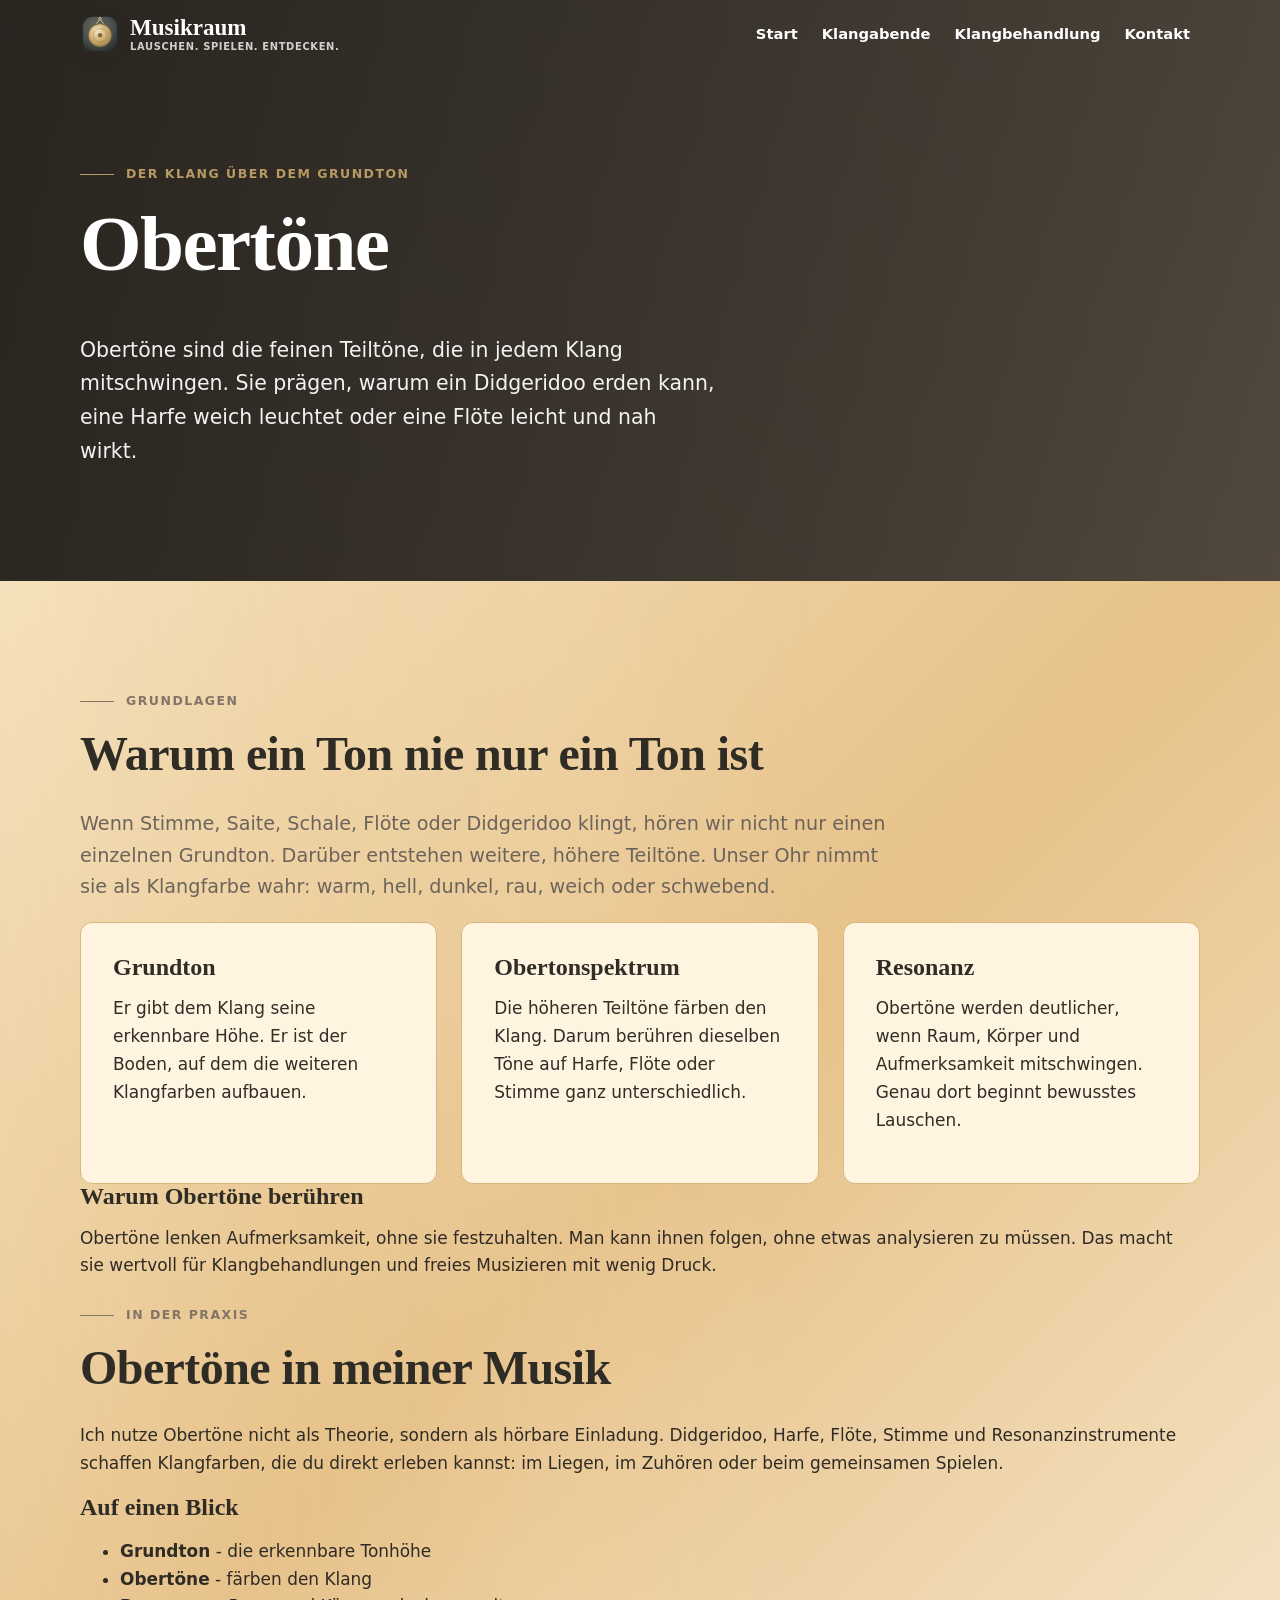
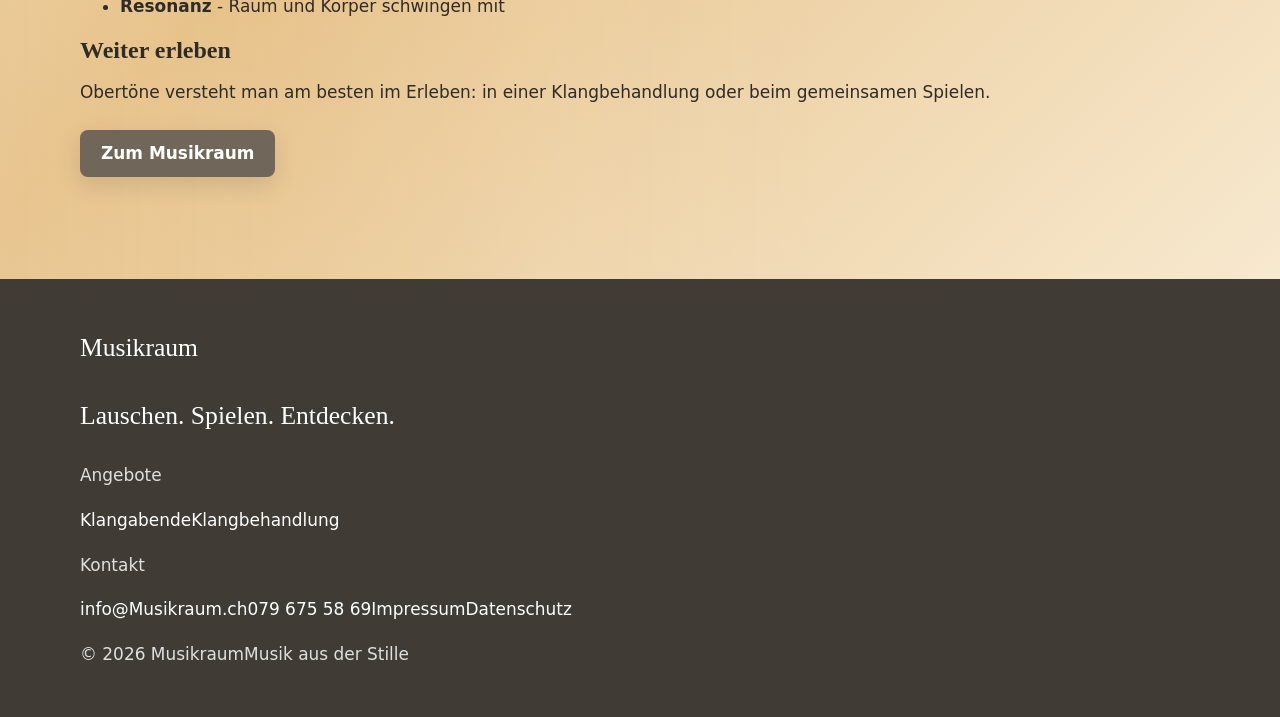
<file: obertoene/index.html>
﻿<!DOCTYPE html>
<html lang="de-CH">
<head>
<meta charset="UTF-8">
<meta name="viewport" content="width=device-width, initial-scale=1.0, viewport-fit=cover">
<meta name="theme-color" content="#f6f1e9">
<meta name="robots" content="noindex,follow">
<title>Obertöne verstehen | Musikraum</title>
<meta name="description" content="Obertöne einfach erklärt: warum Didgeridoo, Harfe, Flöte, Stimme und Klangbehandlungen so unterschiedlich und berührend klingen.">
<link rel="canonical" href="https://Musikraum.ch/obertoene/">
<link rel="icon" type="image/svg+xml" href="/assets/favicon.svg?v=6">
<link rel="apple-touch-icon" sizes="180x180" href="/assets/apple-touch-icon.png?v=6">
<link rel="manifest" href="/manifest.json">
<link rel="stylesheet" href="/assets/klang.css?v=68">
<style id="cms-photo-overrides">
.hero { background-image: url('/assets/photos/hero-klangraum-wood-800w.webp') !important; }
</style>
</head>
<body>
<a class="skip-link" href="#main">Zum Inhalt springen</a>
<header class="site-header"><div class="container site-header__inner"><a class="brand" href="/"><span class="brand__mark" aria-hidden="true"></span><span class="brand__text"><span class="brand__name">Musikraum</span><span class="brand__sub">Lauschen. Spielen. Entdecken.</span></span></a><button class="nav-toggle" type="button" aria-controls="mobile-menu" aria-label="Menue oeffnen" aria-expanded="false"><span></span><span></span><span></span></button><span class="mobile-menu-backdrop" aria-hidden="true"></span><nav class="mobile-menu" aria-hidden="true" id="mobile-menu" aria-label="Mobile Navigation" hidden><a href="/">Start</a><a href="/Klangabende/">Klangabende</a><a href="/angebote/klangbehandlung/">Klangbehandlung</a><a href="/#kontakt">Kontakt</a></nav><nav class="nav" id="primary-navigation" aria-label="Hauptnavigation"><a href="/">Start</a><a href="/Klangabende/">Klangabende</a><a href="/angebote/klangbehandlung/">Klangbehandlung</a><a href="/#kontakt">Kontakt</a></nav></div></header>
<main id="main">
  <section class="subhero subhero--obertoene"><div class="container subhero__content"><span class="eyebrow">Der Klang über dem Grundton</span><h1>Obertöne</h1><p class="hero__lead">Obertöne sind die feinen Teiltöne, die in jedem Klang mitschwingen. Sie prägen, warum ein Didgeridoo erden kann, eine Harfe weich leuchtet oder eine Flöte leicht und nah wirkt.</p></div></section>
  <section class="section"><div class="container page-grid">
    <div>
      <span class="eyebrow">Grundlagen</span>
      <h2>Warum ein Ton nie nur ein Ton ist</h2>
      <p class="lead">Wenn Stimme, Saite, Schale, Flöte oder Didgeridoo klingt, hören wir nicht nur einen einzelnen Grundton. Darüber entstehen weitere, höhere Teiltöne. Unser Ohr nimmt sie als Klangfarbe wahr: warm, hell, dunkel, rau, weich oder schwebend.</p>
      <div class="grid grid--3 section-offset">
        <article class="card"><h3>Grundton</h3><p>Er gibt dem Klang seine erkennbare Höhe. Er ist der Boden, auf dem die weiteren Klangfarben aufbauen.</p></article>
        <article class="card"><h3>Obertonspektrum</h3><p>Die höheren Teiltöne färben den Klang. Darum berühren dieselben Töne auf Harfe, Flöte oder Stimme ganz unterschiedlich.</p></article>
        <article class="card"><h3>Resonanz</h3><p>Obertöne werden deutlicher, wenn Raum, Körper und Aufmerksamkeit mitschwingen. Genau dort beginnt bewusstes Lauschen.</p></article>
      </div>
      <div class="overtone-note">
        <h3>Warum Obertöne berühren</h3>
        <p>Obertöne lenken Aufmerksamkeit, ohne sie festzuhalten. Man kann ihnen folgen, ohne etwas analysieren zu müssen. Das macht sie wertvoll für Klangbehandlungen und freies Musizieren mit wenig Druck.</p>
      </div>
      <span class="eyebrow section-spacer">In der Praxis</span><h2>Obertöne in meiner Musik</h2>
      <p>Ich nutze Obertöne nicht als Theorie, sondern als hörbare Einladung. Didgeridoo, Harfe, Flöte, Stimme und Resonanzinstrumente schaffen Klangfarben, die du direkt erleben kannst: im Liegen, im Zuhören oder beim gemeinsamen Spielen.</p>
    </div>
    <aside class="aside">
      <h3>Auf einen Blick</h3>
      <ul class="list">
        <li><strong>Grundton</strong> - die erkennbare Tonhöhe</li>
        <li><strong>Obertöne</strong> - färben den Klang</li>
        <li><strong>Resonanz</strong> - Raum und Körper schwingen mit</li>
      </ul>
      <h3 class="section-offset">Weiter erleben</h3>
      <p>Obertöne versteht man am besten im Erleben: in einer Klangbehandlung oder beim gemeinsamen Spielen.</p>
      <div class="hero__actions"><a class="btn btn--primary" href="/Klangabende/">Zum Musikraum</a></div>
    </aside>
  </div></section>
</main>
<footer class="site-footer"><div class="container"><div class="footer-grid"><div class="footer-brand"><p class="footer-heading"><a class="footer-home" href="/">Musikraum</a></p><p>Lauschen. Spielen. Entdecken.</p></div><nav aria-label="Footer Angebote"><p class="footer-heading">Angebote</p><p><a href="/Klangabende/">Klangabende</a><a href="/angebote/klangbehandlung/">Klangbehandlung</a></p></nav><nav aria-label="Footer Kontakt und Recht"><p class="footer-heading">Kontakt</p><p><a href="mailto:info@Musikraum.ch">info@Musikraum.ch</a><a href="tel:+41796755869">079 675 58 69</a><a href="/impressum.html">Impressum</a><a href="/datenschutz.html">Datenschutz</a></p></nav></div><div class="footer-bottom"><span>© <span id="year">2026</span> Musikraum</span><span>Musik aus der Stille</span></div></div></footer>


<script defer src="/assets/site.js?v=2"></script>
<script defer src="https://app.gasserwerk.ch/tracker.js" data-api-key="cmpzc204i0001nn2wg8k3ssg3"></script>
<script defer src="https://app.gasserwerk.ch/widget.js" data-api-key="cmpzc204i0001nn2wg8k3ssg3" data-mode="fab"></script>
</body>
</html>
</file>
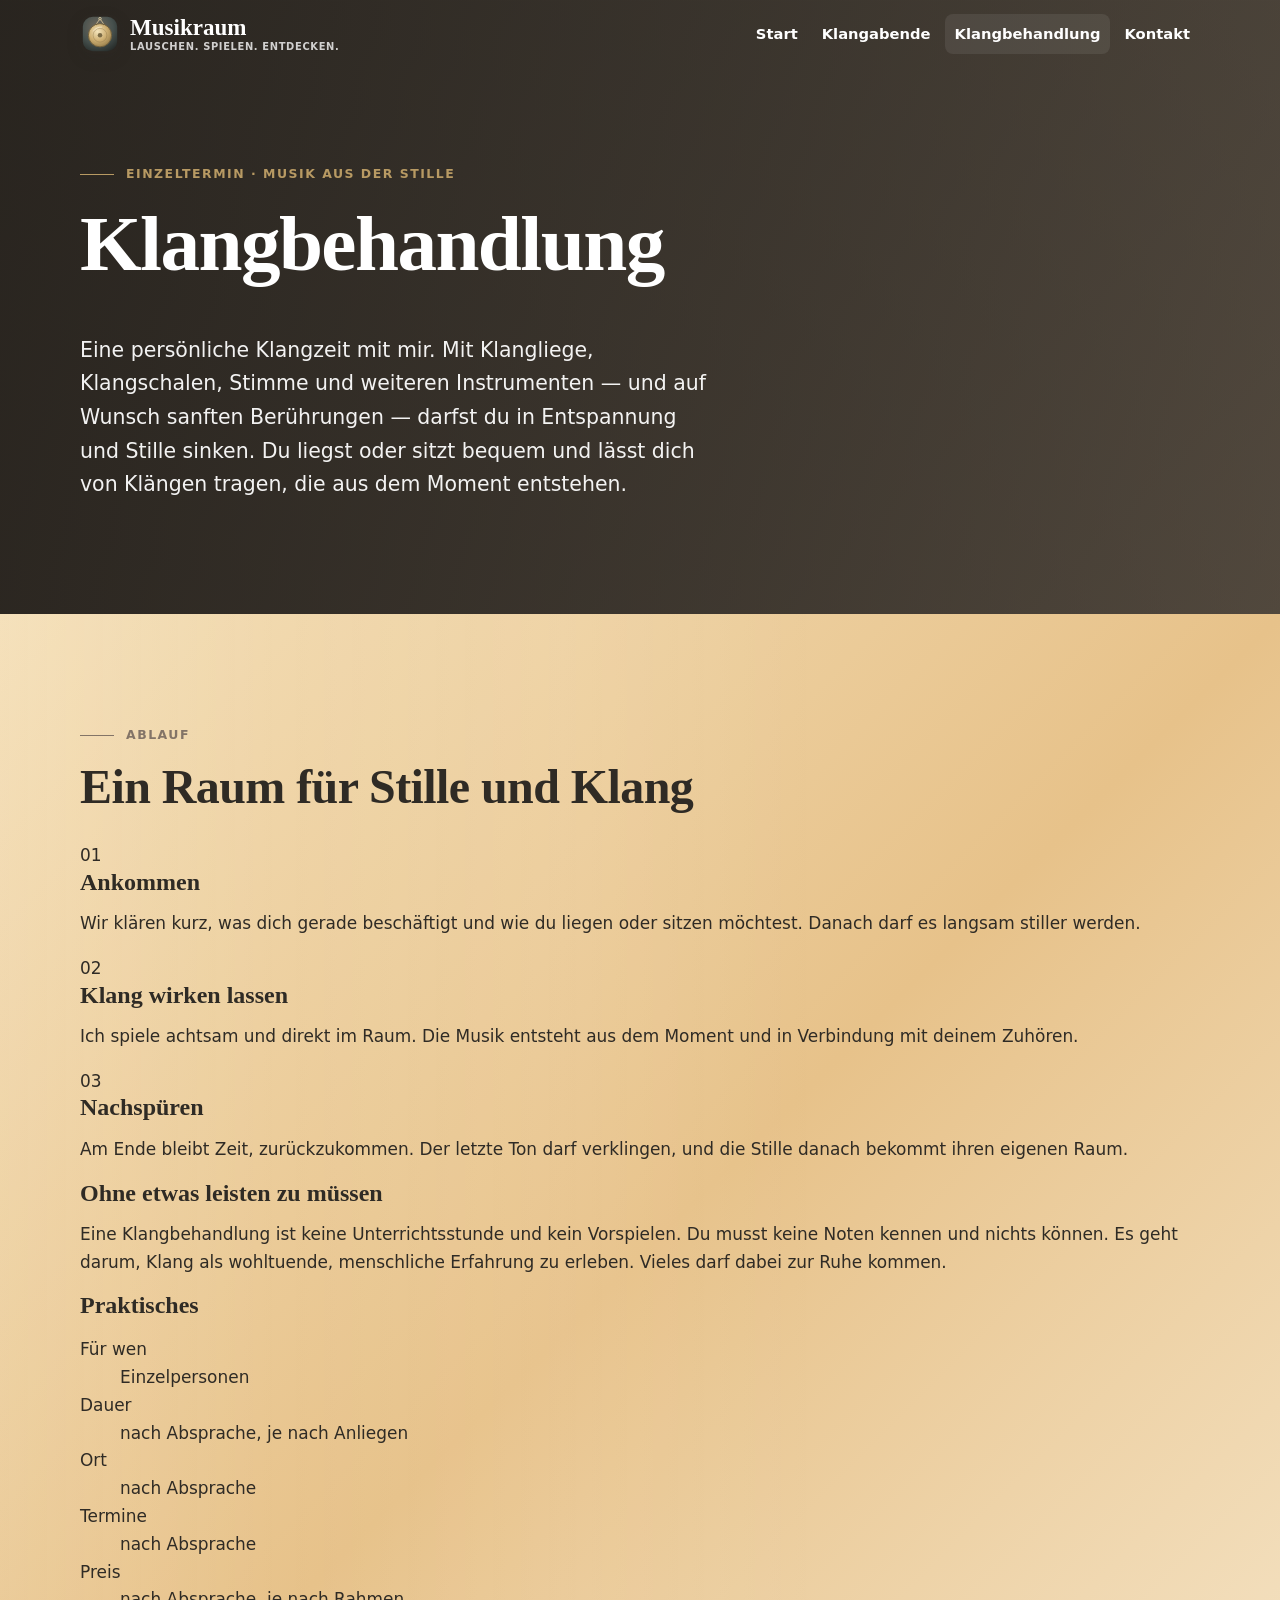
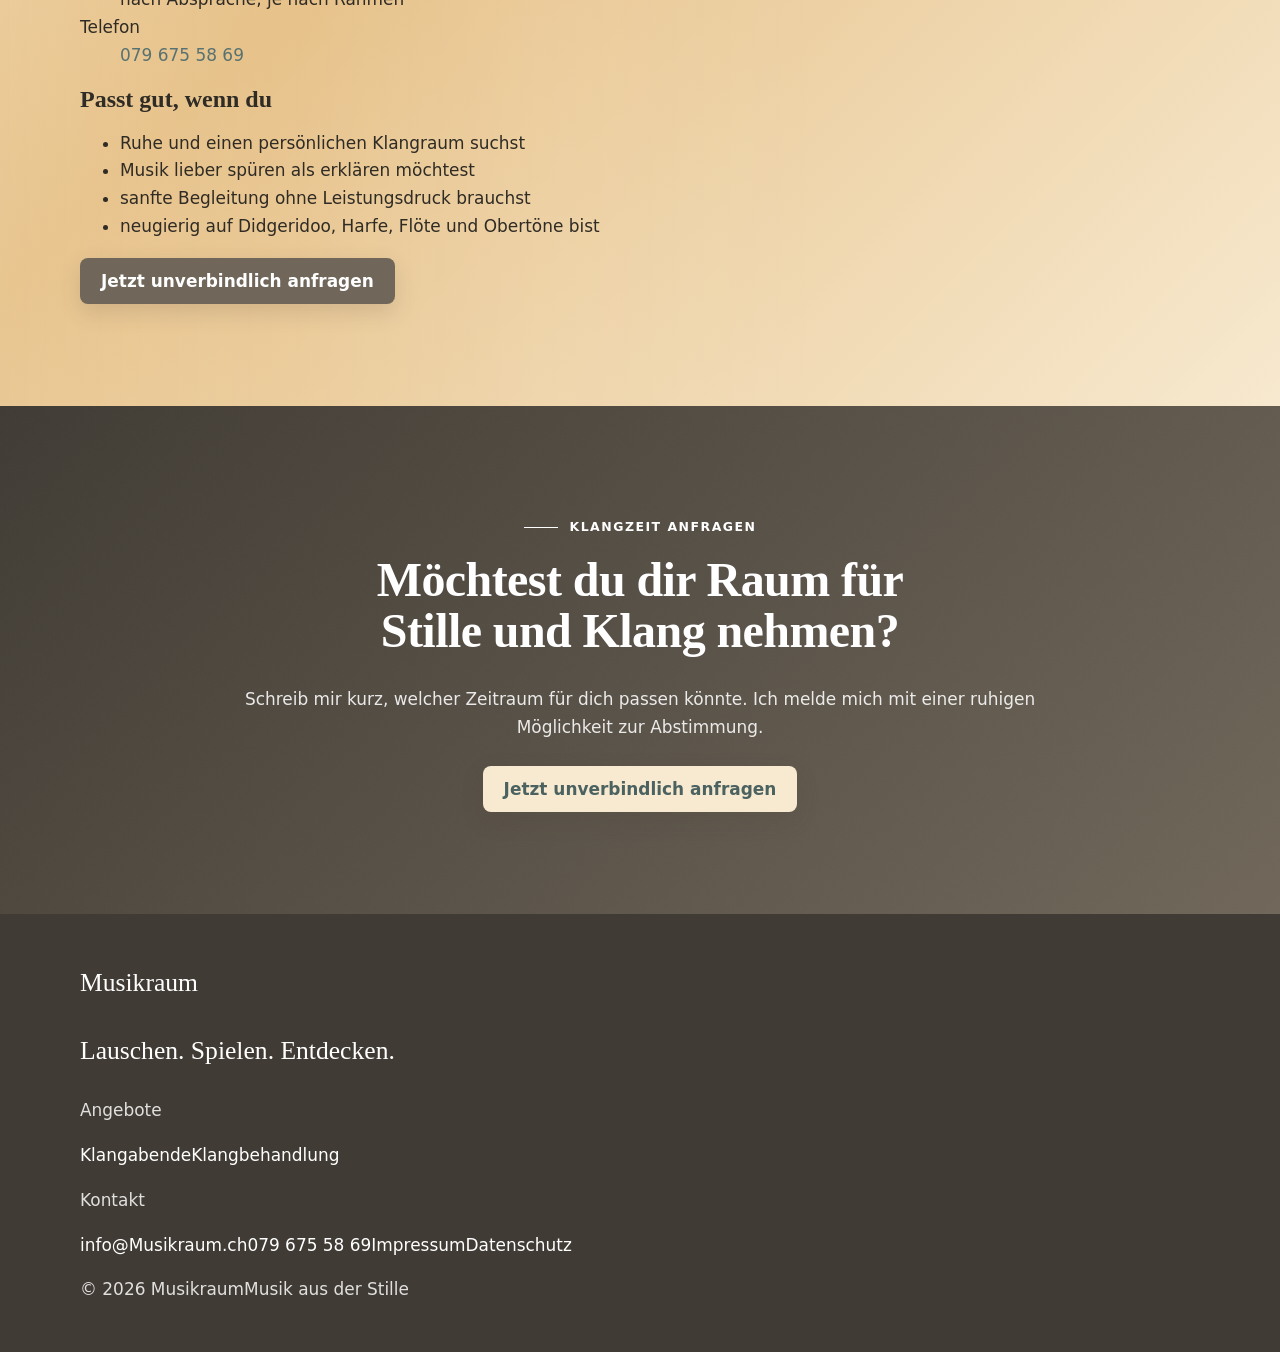
<file: angebote/klangbehandlung/index.html>
﻿<!DOCTYPE html>
<html lang="de-CH">
<head>
<meta charset="UTF-8">
<meta name="viewport" content="width=device-width, initial-scale=1.0, viewport-fit=cover">
<meta name="theme-color" content="#f6f1e9">
<title>Klangbehandlung | Musikraum</title>
<meta name="description" content="Klangbehandlung für Einzelpersonen mit mir: mit Klangliege, Klangschalen, Stimme und weiteren Instrumenten in tiefe Entspannung und Stille sinken.">
<link rel="canonical" href="https://Musikraum.ch/angebote/klangbehandlung/">
<link rel="icon" type="image/svg+xml" href="/assets/favicon.svg?v=6">
<link rel="apple-touch-icon" sizes="180x180" href="/assets/apple-touch-icon.png?v=6">
<link rel="manifest" href="/manifest.json">
<link rel="stylesheet" href="/assets/klang.css?v=68">
<style id="cms-photo-overrides">
.hero { background-image: url('/assets/photos/hero-klangraum-wood-800w.webp') !important; }
</style>
</head>
<body>
<a class="skip-link" href="#main">Zum Inhalt springen</a>
<header class="site-header"><div class="container site-header__inner"><a class="brand" href="/"><span class="brand__mark" aria-hidden="true"></span><span class="brand__text"><span class="brand__name">Musikraum</span><span class="brand__sub">Lauschen. Spielen. Entdecken.</span></span></a><button class="nav-toggle" type="button" aria-controls="mobile-menu" aria-label="Menue oeffnen" aria-expanded="false"><span></span><span></span><span></span></button><span class="mobile-menu-backdrop" aria-hidden="true"></span><nav class="mobile-menu" aria-hidden="true" id="mobile-menu" aria-label="Mobile Navigation" hidden><a href="/">Start</a><a href="/Klangabende/">Klangabende</a><a href="/angebote/klangbehandlung/" aria-current="page">Klangbehandlung</a><a href="/#kontakt">Kontakt</a></nav><nav class="nav" id="primary-navigation" aria-label="Hauptnavigation"><a href="/">Start</a><a href="/Klangabende/">Klangabende</a><a href="/angebote/klangbehandlung/" aria-current="page">Klangbehandlung</a><a href="/#kontakt">Kontakt</a></nav></div></header>
<main id="main">
  <section class="subhero subhero--klangreise"><div class="container subhero__content"><span class="eyebrow">Einzeltermin · Musik aus der Stille</span><h1>Klangbehandlung</h1><p class="hero__lead">Eine persönliche Klangzeit mit mir. Mit Klangliege, Klangschalen, Stimme und weiteren Instrumenten — und auf Wunsch sanften Berührungen — darfst du in Entspannung und Stille sinken. Du liegst oder sitzt bequem und lässt dich von Klängen tragen, die aus dem Moment entstehen.</p></div></section>
  <section class="section"><div class="container page-grid">
    <div>
      <span class="eyebrow">Ablauf</span>
      <h2>Ein Raum für Stille und Klang</h2>
      <div class="flow">
        <article class="step"><span class="step__num">01</span><div><h3>Ankommen</h3><p>Wir klären kurz, was dich gerade beschäftigt und wie du liegen oder sitzen möchtest. Danach darf es langsam stiller werden.</p></div></article>
        <article class="step"><span class="step__num">02</span><div><h3>Klang wirken lassen</h3><p>Ich spiele achtsam und direkt im Raum. Die Musik entsteht aus dem Moment und in Verbindung mit deinem Zuhören.</p></div></article>
        <article class="step"><span class="step__num">03</span><div><h3>Nachspüren</h3><p>Am Ende bleibt Zeit, zurückzukommen. Der letzte Ton darf verklingen, und die Stille danach bekommt ihren eigenen Raum.</p></div></article>
      </div>
      <div class="overtone-note">
        <h3>Ohne etwas leisten zu müssen</h3>
        <p>Eine Klangbehandlung ist keine Unterrichtsstunde und kein Vorspielen. Du musst keine Noten kennen und nichts können. Es geht darum, Klang als wohltuende, menschliche Erfahrung zu erleben. Vieles darf dabei zur Ruhe kommen.</p>
      </div>
    </div>
    <aside class="aside">
      <h3>Praktisches</h3>
      <dl class="facts">
        <div><dt>Für wen</dt><dd>Einzelpersonen</dd></div>
        <div><dt>Dauer</dt><dd>nach Absprache, je nach Anliegen</dd></div>
        <div><dt>Ort</dt><dd>nach Absprache</dd></div>
        <div><dt>Termine</dt><dd>nach Absprache</dd></div>
        <div><dt>Preis</dt><dd>nach Absprache, je nach Rahmen</dd>
        <dt>Telefon</dt><dd><a href="tel:+41796755869">079 675 58 69</a></dd></div>
      </dl>
      <h3>Passt gut, wenn du</h3>
      <ul class="list"><li>Ruhe und einen persönlichen Klangraum suchst</li><li>Musik lieber spüren als erklären möchtest</li><li>sanfte Begleitung ohne Leistungsdruck brauchst</li><li>neugierig auf Didgeridoo, Harfe, Flöte und Obertöne bist</li></ul>
      <a class="btn btn--primary" href="mailto:info@Musikraum.ch?subject=Anfrage%20Klangbehandlung&body=Hallo%0D%0A%0D%0Aich%20interessiere%20mich%20f%C3%BCr%20eine%20Klangbehandlung.%0D%0A%0D%0AWunschtermin%20%2F%20Zeitraum%3A%20%0D%0AFrage%20%2F%20Anliegen%3A%20%0D%0A%0D%0AFreundliche%20Gr%C3%BCsse">Jetzt unverbindlich anfragen</a>
    </aside>
  </div></section>
  <section class="cta" id="klangbehandlung-anfragen" aria-labelledby="klangbehandlung-anfragen-title">
    <div class="container">
      <span class="eyebrow">Klangzeit anfragen</span>
      <h2 id="klangbehandlung-anfragen-title">Möchtest du dir Raum für Stille und Klang nehmen?</h2>
      <p>Schreib mir kurz, welcher Zeitraum für dich passen könnte. Ich melde mich mit einer ruhigen Möglichkeit zur Abstimmung.</p>
      <div class="hero__actions">
        <a class="btn btn--primary" href="mailto:info@Musikraum.ch?subject=Anfrage%20Klangbehandlung&body=Hallo%0D%0A%0D%0Aich%20interessiere%20mich%20f%C3%BCr%20eine%20Klangbehandlung.%0D%0A%0D%0AWunschtermin%20%2F%20Zeitraum%3A%20%0D%0AFrage%20%2F%20Anliegen%3A%20%0D%0A%0D%0AFreundliche%20Gr%C3%BCsse">Jetzt unverbindlich anfragen</a>
      </div>
    </div>
  </section>
</main>
<footer class="site-footer"><div class="container"><div class="footer-grid"><div class="footer-brand"><p class="footer-heading"><a class="footer-home" href="/">Musikraum</a></p><p>Lauschen. Spielen. Entdecken.</p></div><nav aria-label="Footer Angebote"><p class="footer-heading">Angebote</p><p><a href="/Klangabende/">Klangabende</a><a href="/angebote/klangbehandlung/" aria-current="page">Klangbehandlung</a></p></nav><nav aria-label="Footer Kontakt und Recht"><p class="footer-heading">Kontakt</p><p><a href="mailto:info@Musikraum.ch">info@Musikraum.ch</a><a href="tel:+41796755869">079 675 58 69</a><a href="/impressum.html">Impressum</a><a href="/datenschutz.html">Datenschutz</a></p></nav></div><div class="footer-bottom"><span>© <span id="year">2026</span> Musikraum</span><span>Musik aus der Stille</span></div></div></footer>


<script defer src="/assets/site.js?v=2"></script>
<script defer src="https://app.gasserwerk.ch/tracker.js" data-api-key="cmpzc204i0001nn2wg8k3ssg3"></script>
<script defer src="https://app.gasserwerk.ch/widget.js" data-api-key="cmpzc204i0001nn2wg8k3ssg3" data-mode="fab"></script>
</body>
</html>
</file>
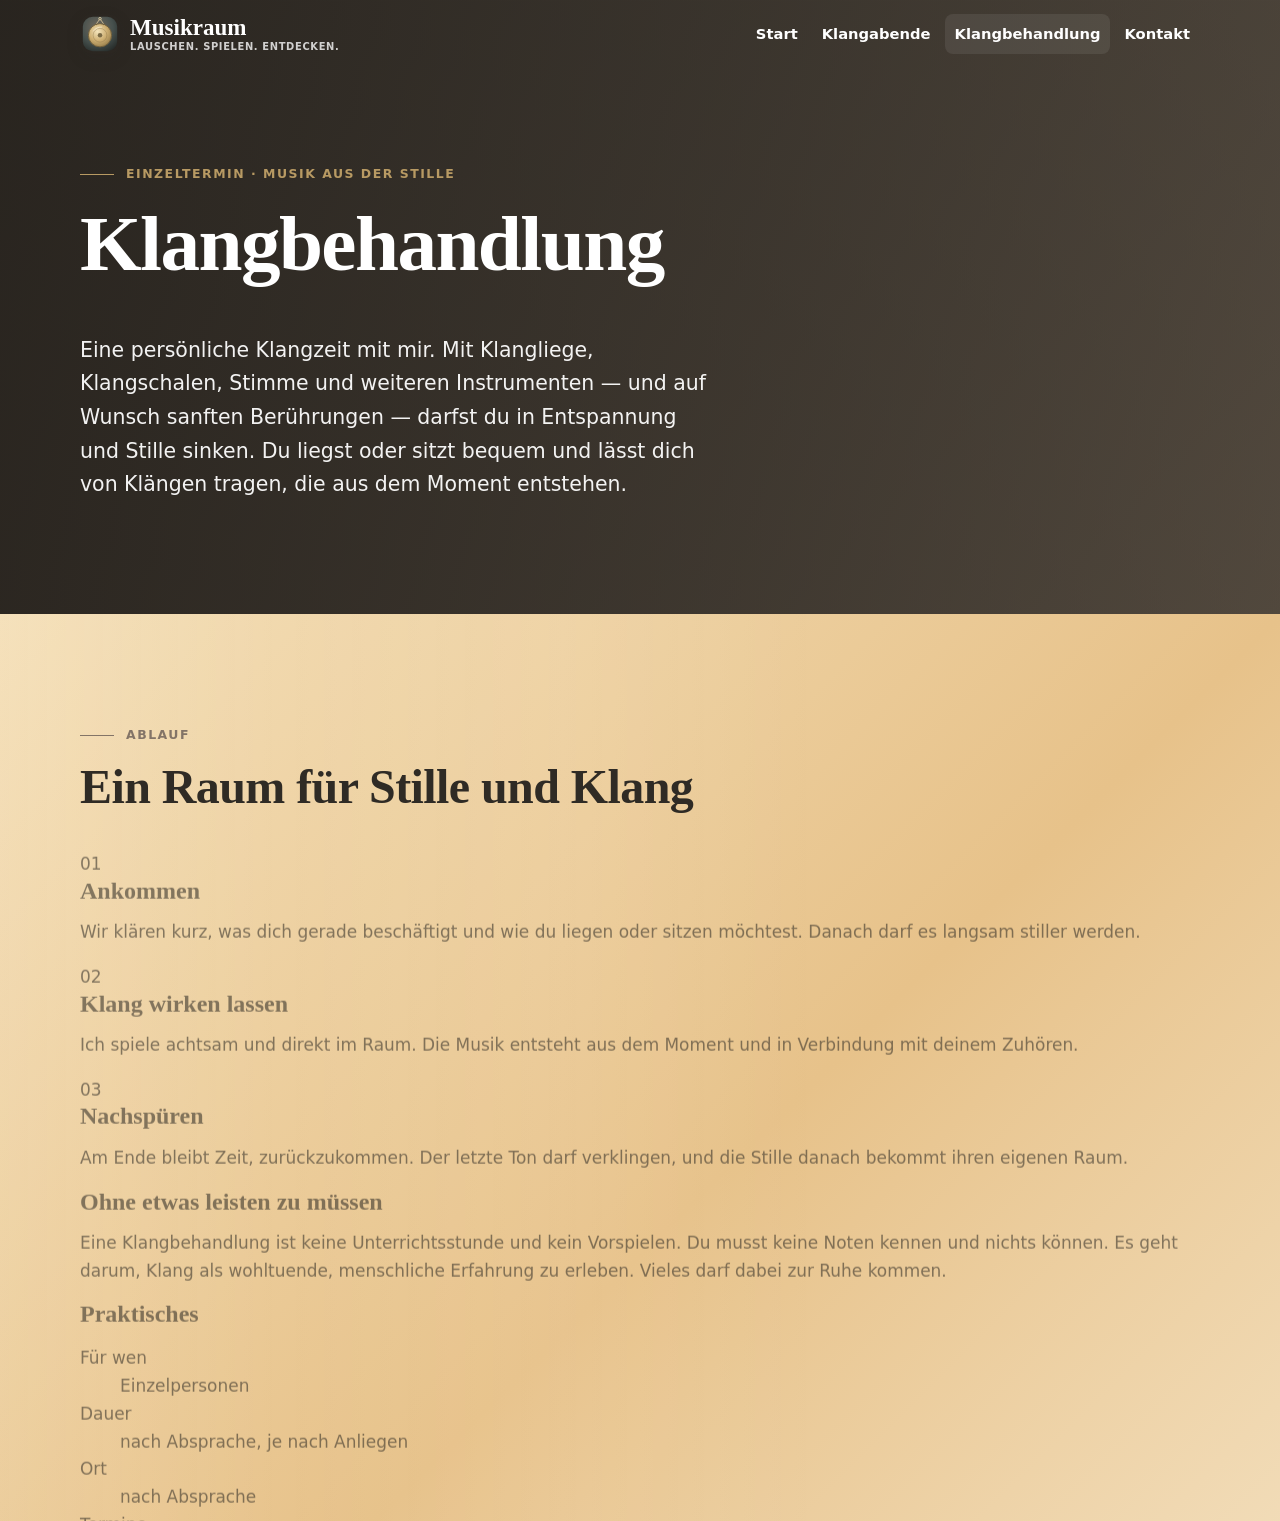
<file: angebote/klangreise/index.html>
﻿<!DOCTYPE html>
<html lang="de-CH">
<head>
<meta charset="UTF-8">
<meta name="viewport" content="width=device-width, initial-scale=1.0">
<meta http-equiv="refresh" content="0; url=/angebote/klangbehandlung/">
<link rel="canonical" href="https://Musikraum.ch/angebote/klangbehandlung/">
<title>Weiterleitung | Musikraum</title>
<style id="cms-photo-overrides">
.hero { background-image: url('/assets/photos/hero-klangraum-wood-800w.webp') !important; }
</style>
</head>
<body>
<p><a href="/angebote/klangbehandlung/">Weiter zur Klangbehandlung</a></p>

<script defer src="https://app.gasserwerk.ch/tracker.js" data-api-key="cmpzc204i0001nn2wg8k3ssg3"></script>
<script defer src="https://app.gasserwerk.ch/widget.js" data-api-key="cmpzc204i0001nn2wg8k3ssg3" data-mode="fab"></script>
</body>
</html>
</file>
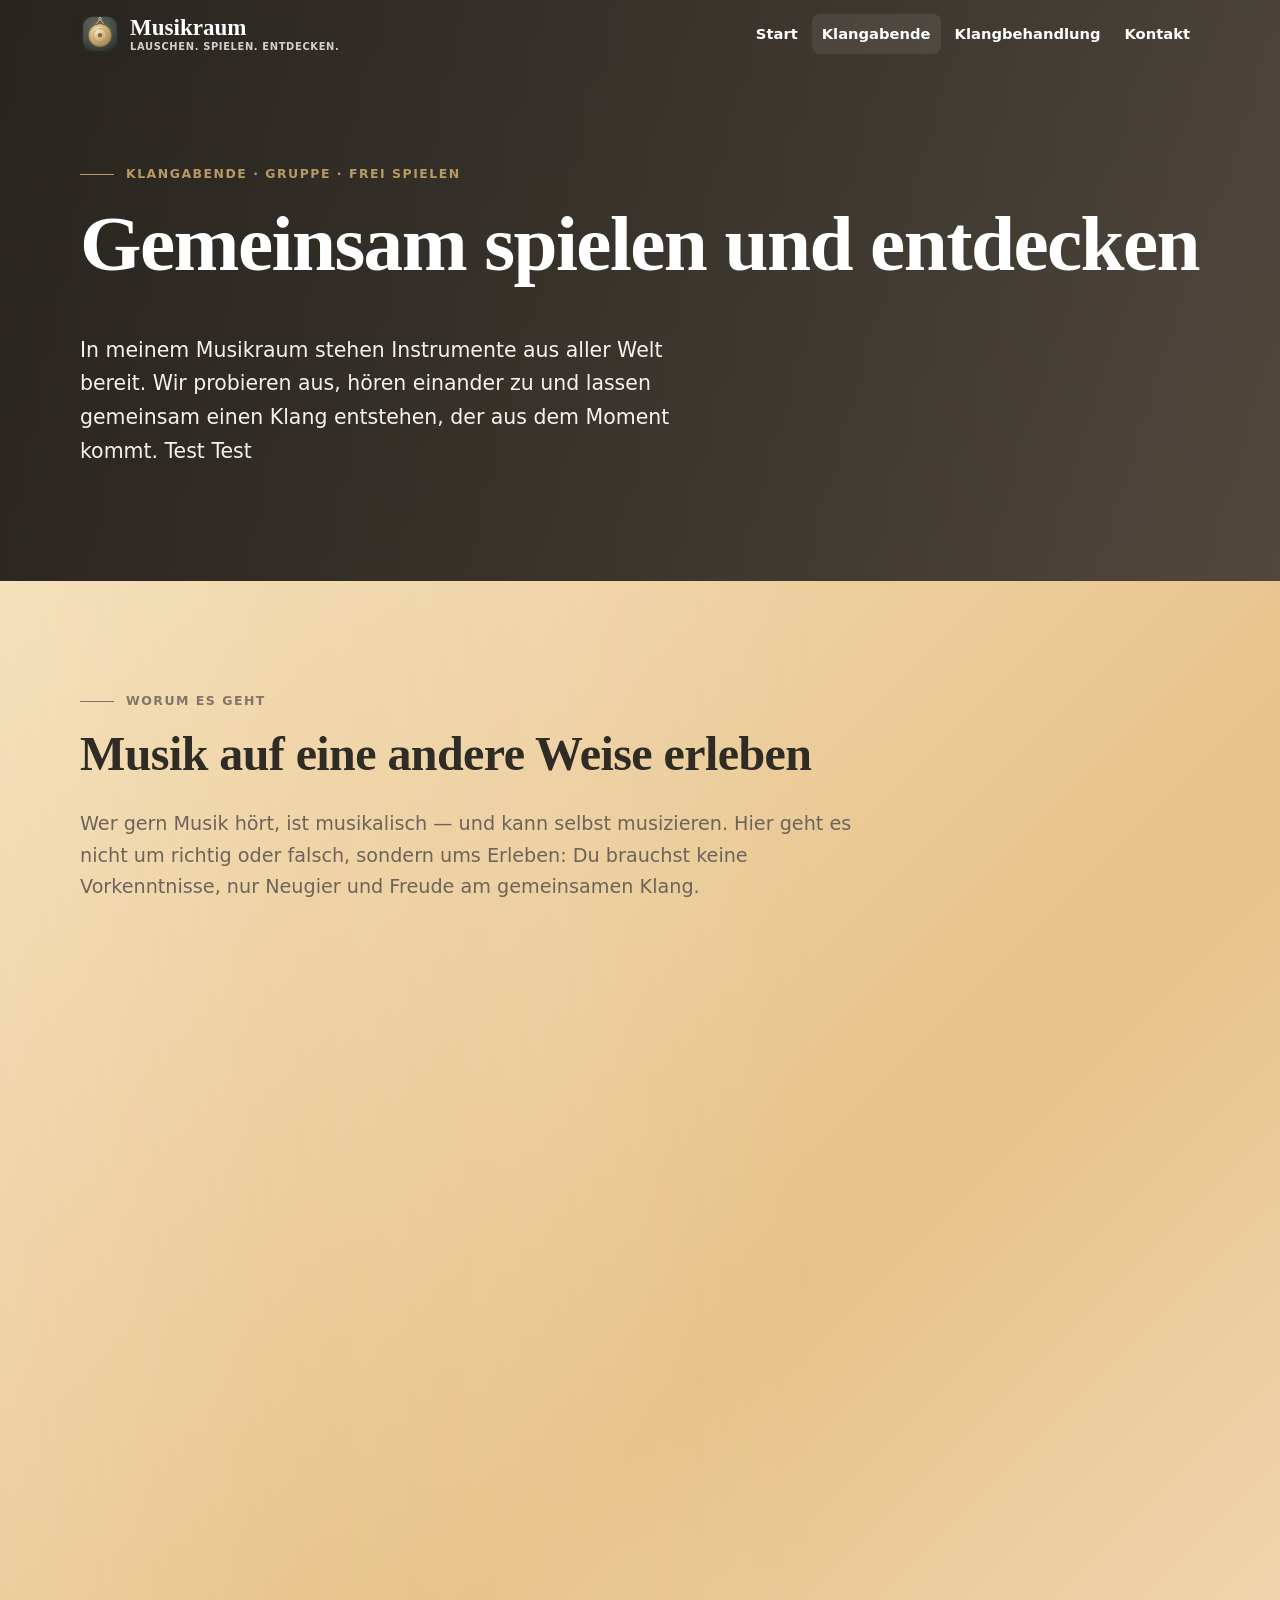
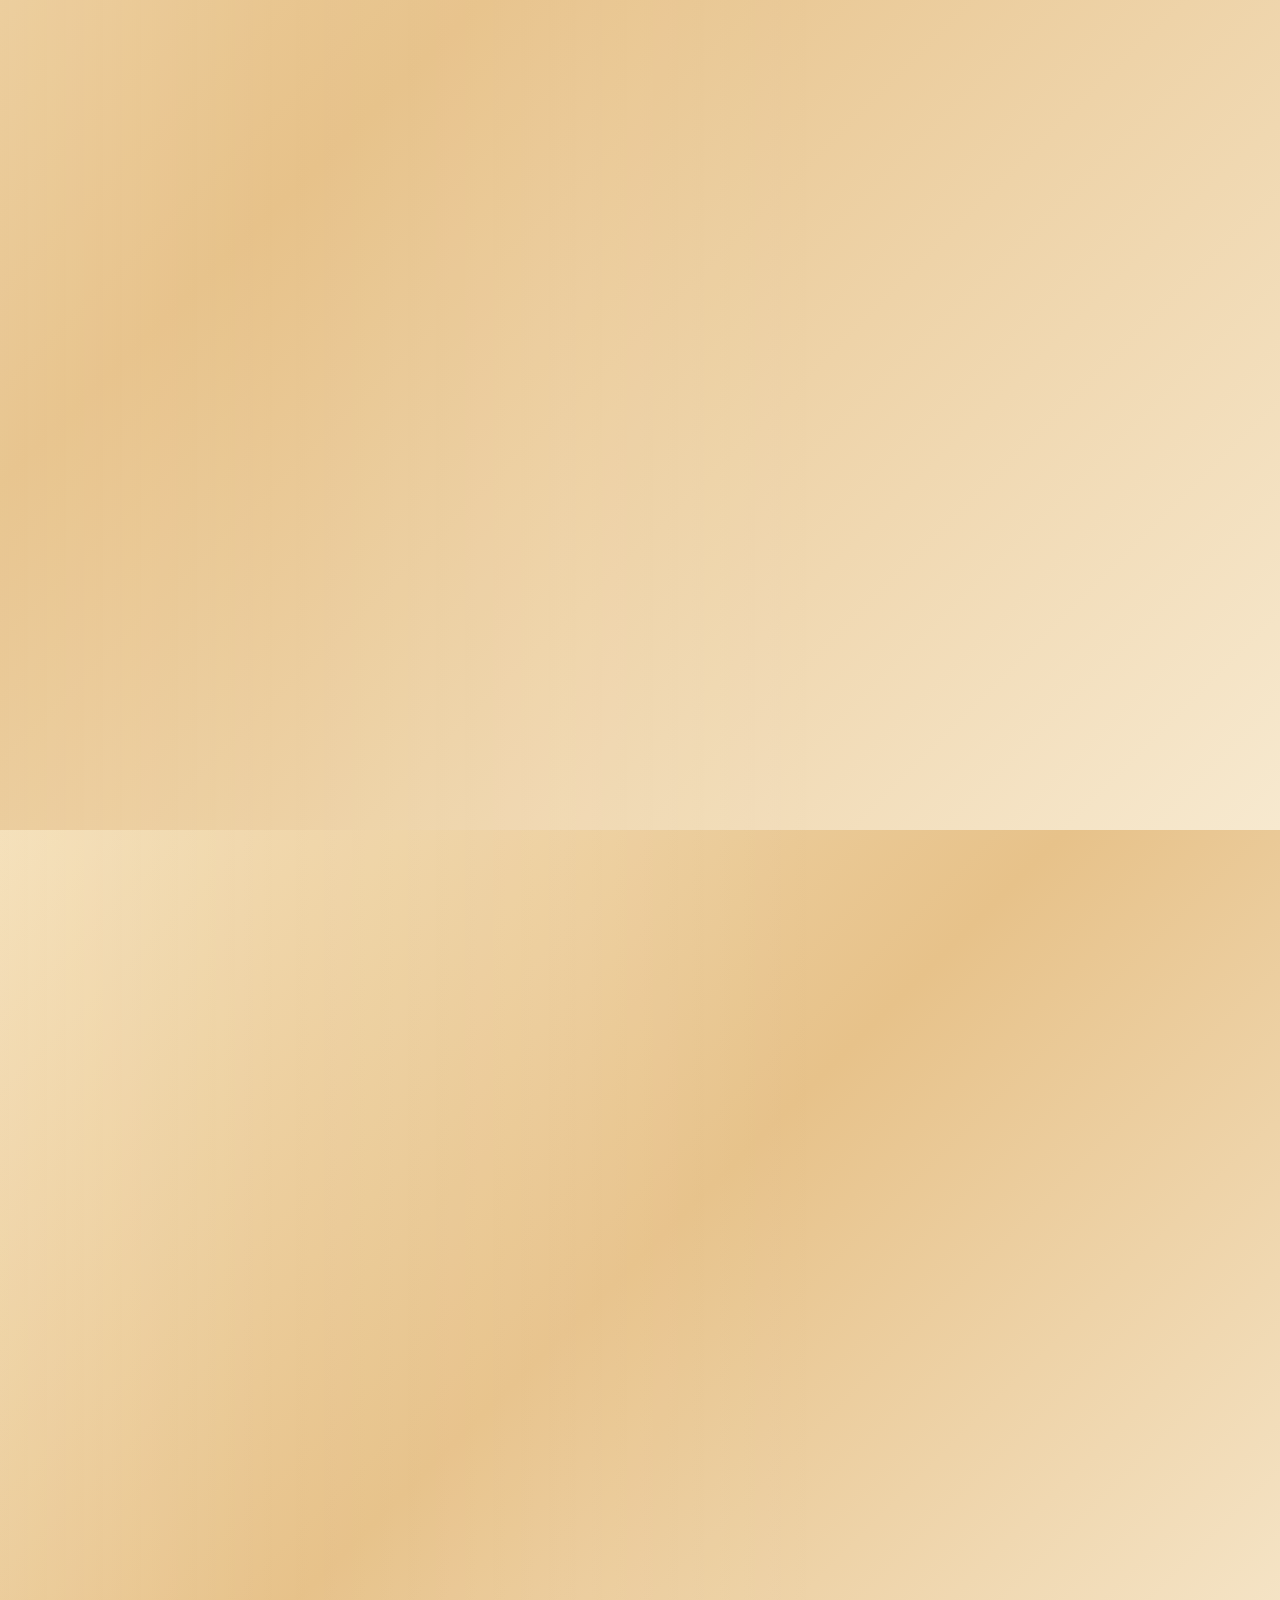
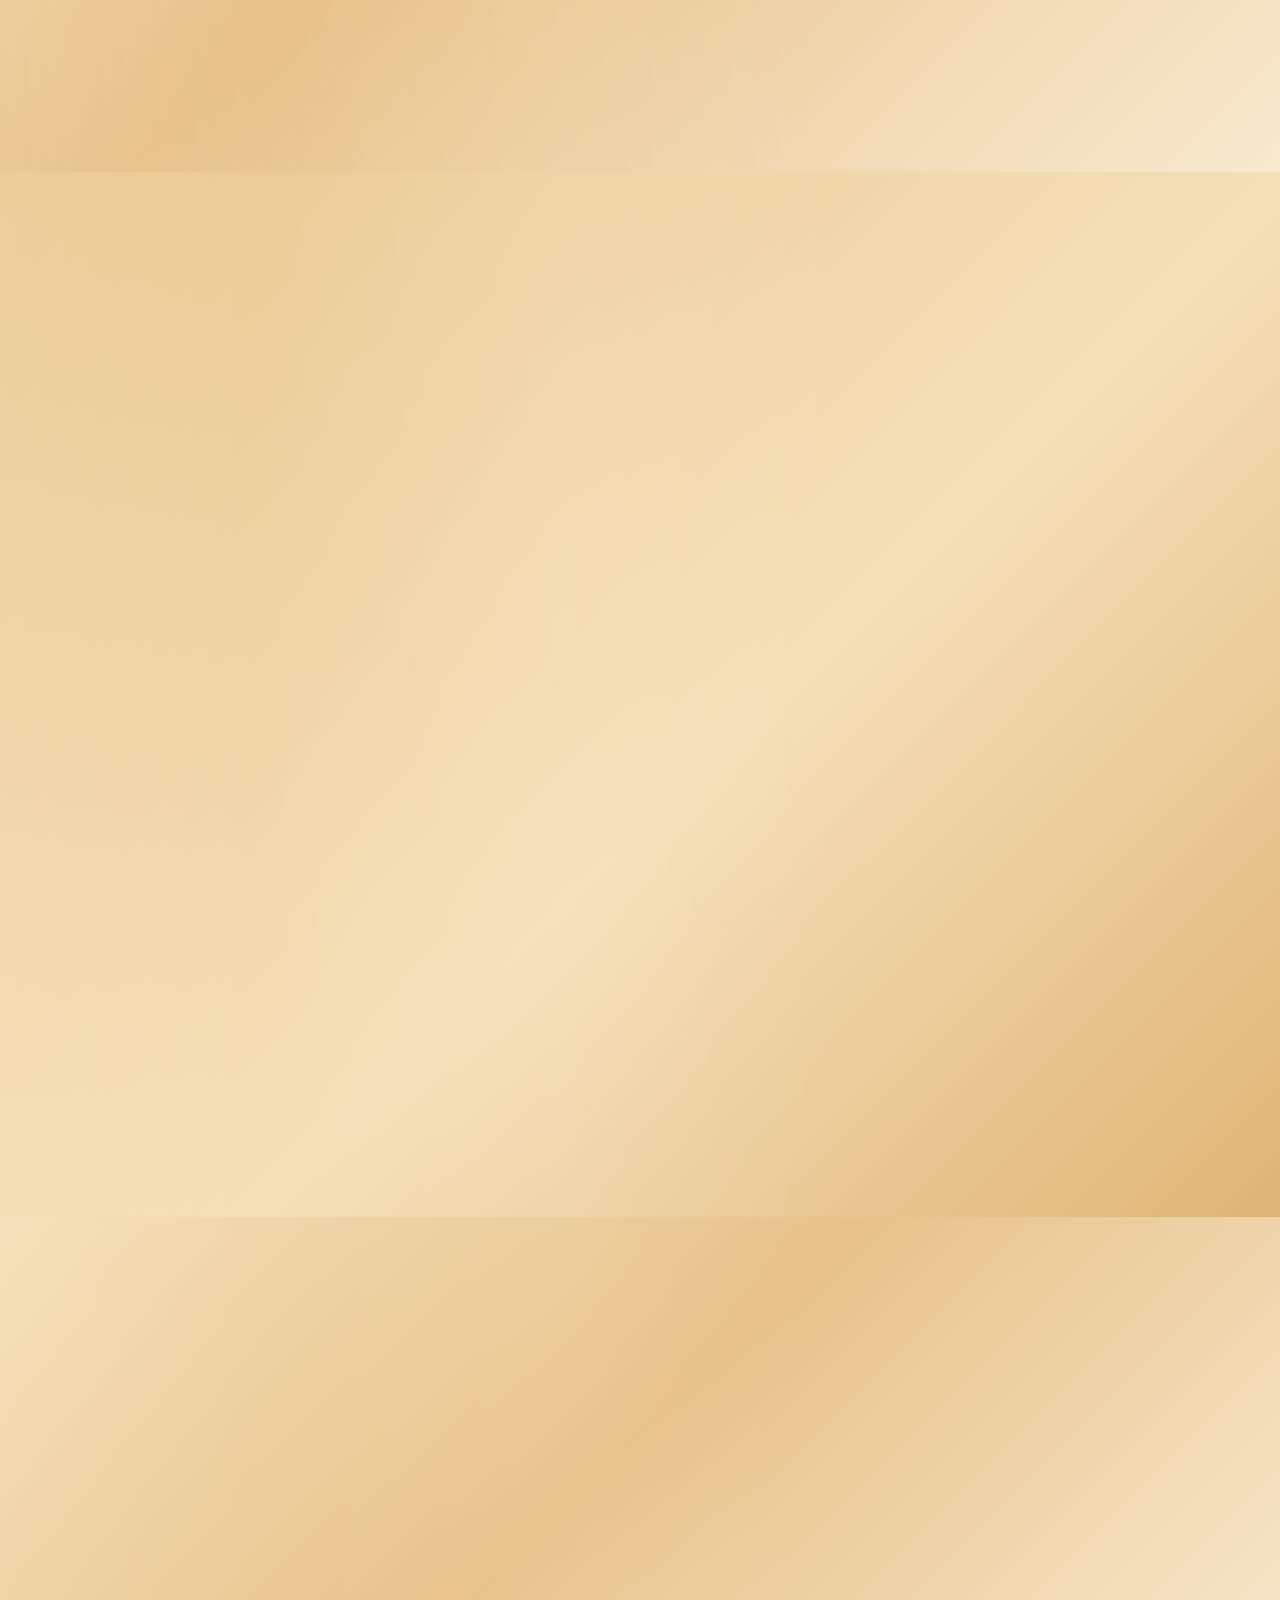
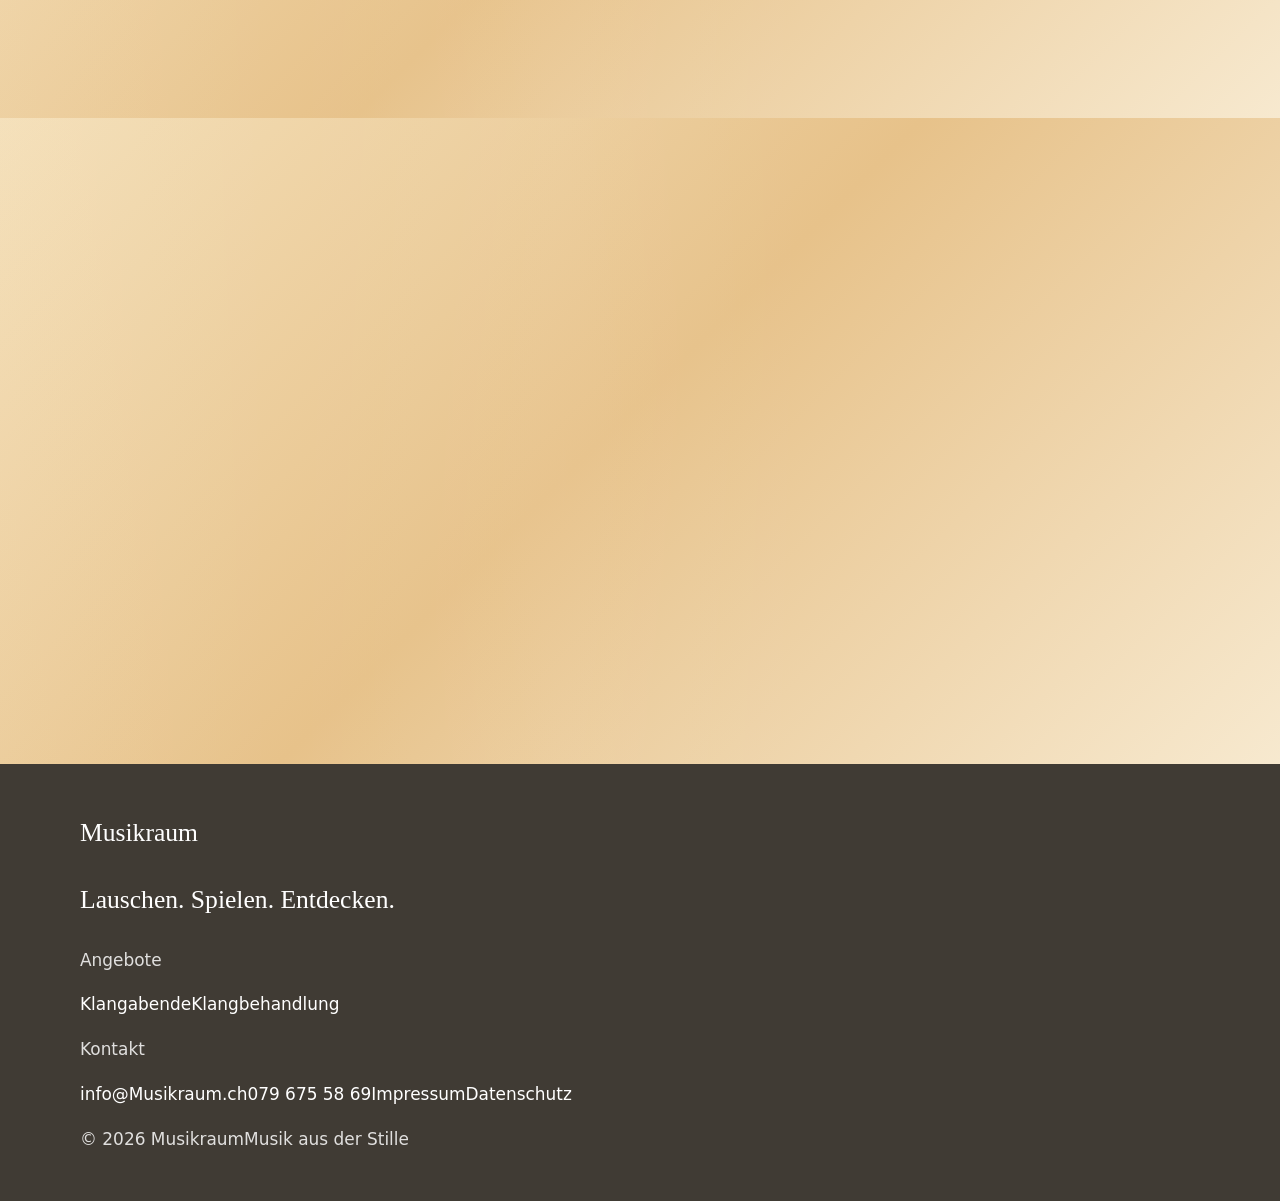
<file: angebote/trommelkreis/index.html>
﻿<!DOCTYPE html>
<html lang="de-CH">
<head>
<meta charset="UTF-8">
<meta name="viewport" content="width=device-width, initial-scale=1.0">
<meta http-equiv="refresh" content="0; url=/Klangabende/">
<link rel="canonical" href="https://Musikraum.ch/Klangabende/">
<title>Weiterleitung | Musikraum</title>
<style id="cms-photo-overrides">
.hero { background-image: url('/assets/photos/hero-klangraum-wood-800w.webp') !important; }
</style>
</head>
<body>
<p><a href="/Klangabende/">Weiter zu den Klangabenden</a></p>

<script defer src="https://app.gasserwerk.ch/tracker.js" data-api-key="cmpzc204i0001nn2wg8k3ssg3"></script>
<script defer src="https://app.gasserwerk.ch/widget.js" data-api-key="cmpzc204i0001nn2wg8k3ssg3" data-mode="fab"></script>
</body>
</html>
</file>
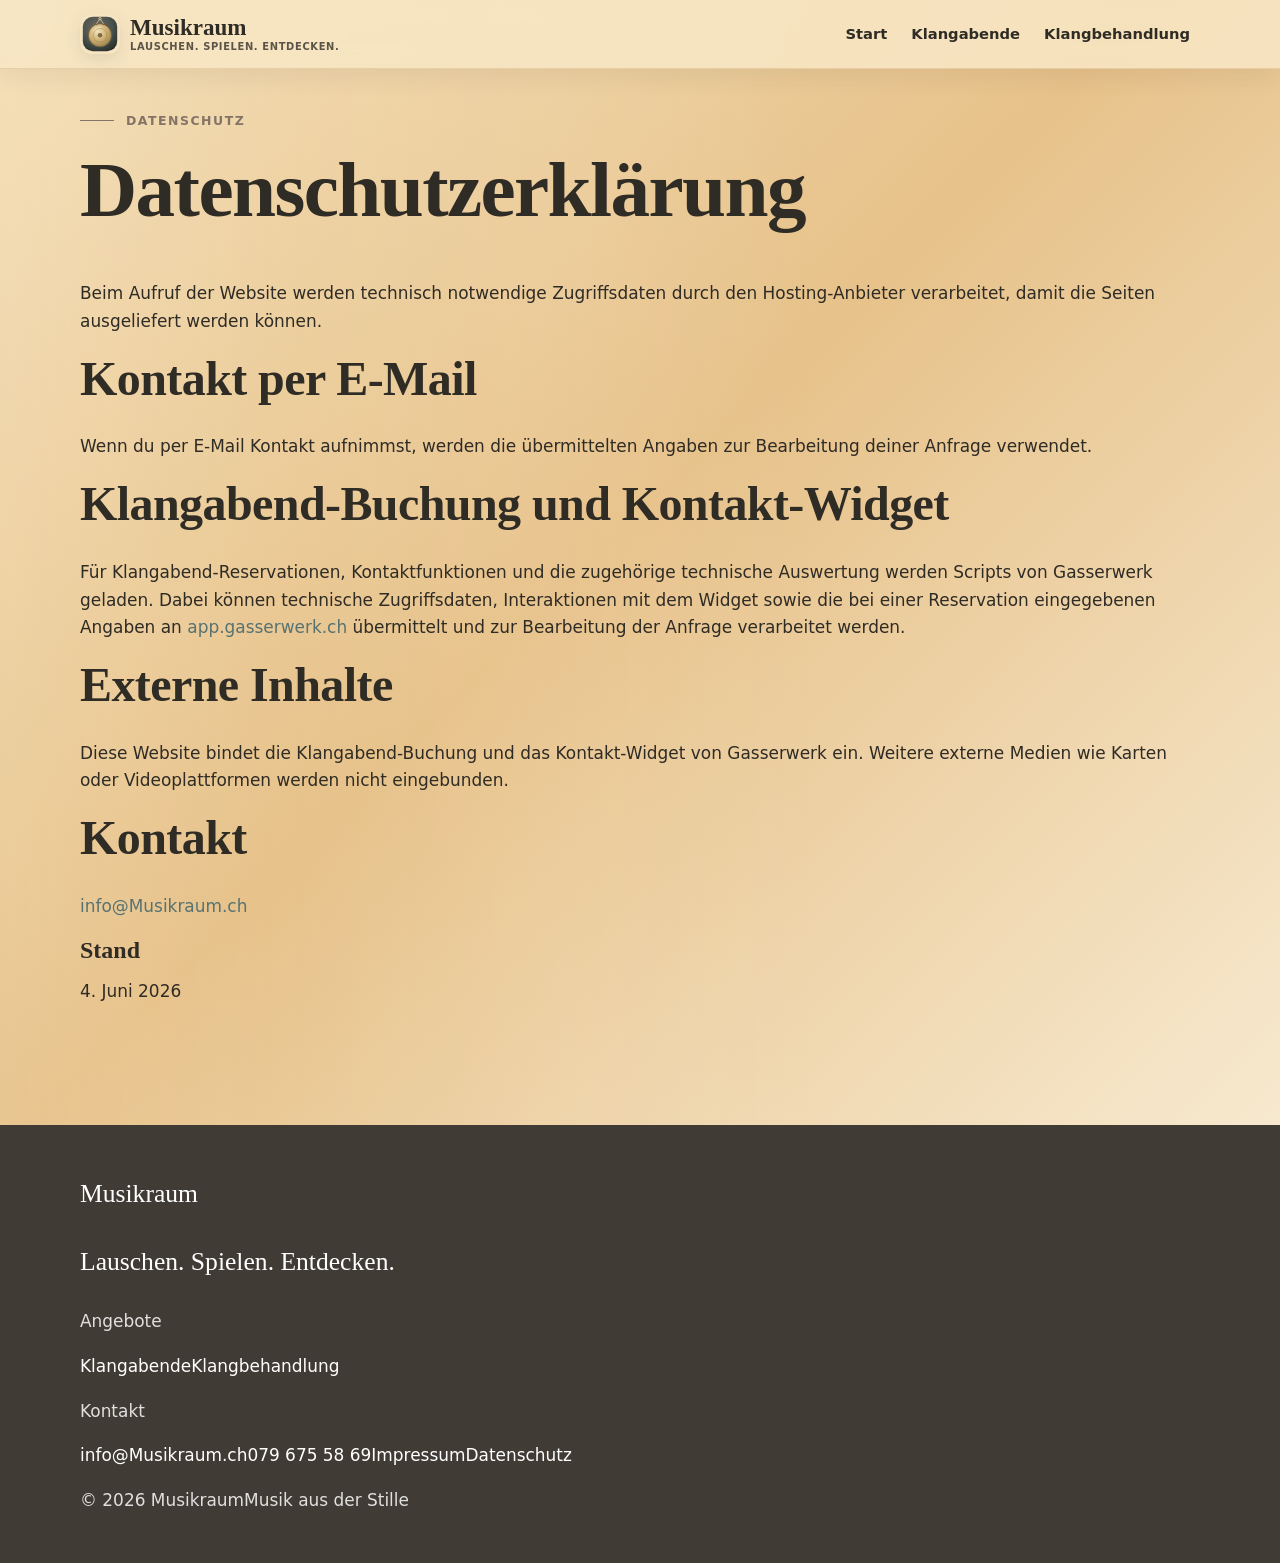
<file: datenschutz.html>
﻿<!DOCTYPE html>
<html lang="de-CH">
<head>
<meta charset="UTF-8">
<meta name="viewport" content="width=device-width, initial-scale=1.0">
<title>Datenschutz | Musikraum</title>
<meta name="robots" content="noindex">
<link rel="icon" type="image/svg+xml" href="/assets/favicon.svg?v=6">
<link rel="stylesheet" href="/assets/klang.css?v=68">
<style id="cms-photo-overrides">
.hero { background-image: url('/assets/photos/hero-klangraum-wood-800w.webp') !important; }
</style>
</head>
<body>
<header class="site-header"><div class="container site-header__inner"><a class="brand" href="/"><span class="brand__mark" aria-hidden="true"></span><span class="brand__text"><span class="brand__name">Musikraum</span><span class="brand__sub">Lauschen. Spielen. Entdecken.</span></span></a><button class="nav-toggle" type="button" aria-controls="mobile-menu" aria-label="Menue oeffnen" aria-expanded="false"><span></span><span></span><span></span></button><span class="mobile-menu-backdrop" aria-hidden="true"></span><nav class="mobile-menu" aria-hidden="true" id="mobile-menu" aria-label="Mobile Navigation" hidden><a href="/">Start</a><a href="/Klangabende/">Klangabende</a><a href="/angebote/klangbehandlung/">Klangbehandlung</a></nav><nav class="nav" id="primary-navigation" aria-label="Hauptnavigation"><a href="/">Start</a><a href="/Klangabende/">Klangabende</a><a href="/angebote/klangbehandlung/">Klangbehandlung</a></nav></div></header>
<main class="section"><div class="container page-grid"><div><span class="eyebrow">Datenschutz</span><h1>Datenschutzerklärung</h1><p>Beim Aufruf der Website werden technisch notwendige Zugriffsdaten durch den Hosting-Anbieter verarbeitet, damit die Seiten ausgeliefert werden können.</p><h2>Kontakt per E-Mail</h2><p>Wenn du per E-Mail Kontakt aufnimmst, werden die übermittelten Angaben zur Bearbeitung deiner Anfrage verwendet.</p><h2>Klangabend-Buchung und Kontakt-Widget</h2><p>Für Klangabend-Reservationen, Kontaktfunktionen und die zugehörige technische Auswertung werden Scripts von Gasserwerk geladen. Dabei können technische Zugriffsdaten, Interaktionen mit dem Widget sowie die bei einer Reservation eingegebenen Angaben an <a href="https://app.gasserwerk.ch">app.gasserwerk.ch</a> übermittelt und zur Bearbeitung der Anfrage verarbeitet werden.</p><h2>Externe Inhalte</h2><p>Diese Website bindet die Klangabend-Buchung und das Kontakt-Widget von Gasserwerk ein. Weitere externe Medien wie Karten oder Videoplattformen werden nicht eingebunden.</p><h2>Kontakt</h2><p><a href="mailto:info@Musikraum.ch">info@Musikraum.ch</a></p></div><aside class="aside"><h3>Stand</h3><p>4. Juni 2026</p></aside></div></main>
<footer class="site-footer"><div class="container"><div class="footer-grid"><div class="footer-brand"><p class="footer-heading"><a class="footer-home" href="/">Musikraum</a></p><p>Lauschen. Spielen. Entdecken.</p></div><nav aria-label="Footer Angebote"><p class="footer-heading">Angebote</p><p><a href="/Klangabende/">Klangabende</a><a href="/angebote/klangbehandlung/">Klangbehandlung</a></p></nav><nav aria-label="Footer Kontakt und Recht"><p class="footer-heading">Kontakt</p><p><a href="mailto:info@Musikraum.ch">info@Musikraum.ch</a><a href="tel:+41796755869">079 675 58 69</a><a href="/impressum.html">Impressum</a><a href="/datenschutz.html" aria-current="page">Datenschutz</a></p></nav></div><div class="footer-bottom"><span>© <span id="year">2026</span> Musikraum</span><span>Musik aus der Stille</span></div></div></footer>


<script defer src="/assets/site.js?v=2"></script>
<script defer src="https://app.gasserwerk.ch/tracker.js" data-api-key="cmpzc204i0001nn2wg8k3ssg3"></script>
<script defer src="https://app.gasserwerk.ch/widget.js" data-api-key="cmpzc204i0001nn2wg8k3ssg3" data-mode="fab"></script>
</body>
</html>
</file>
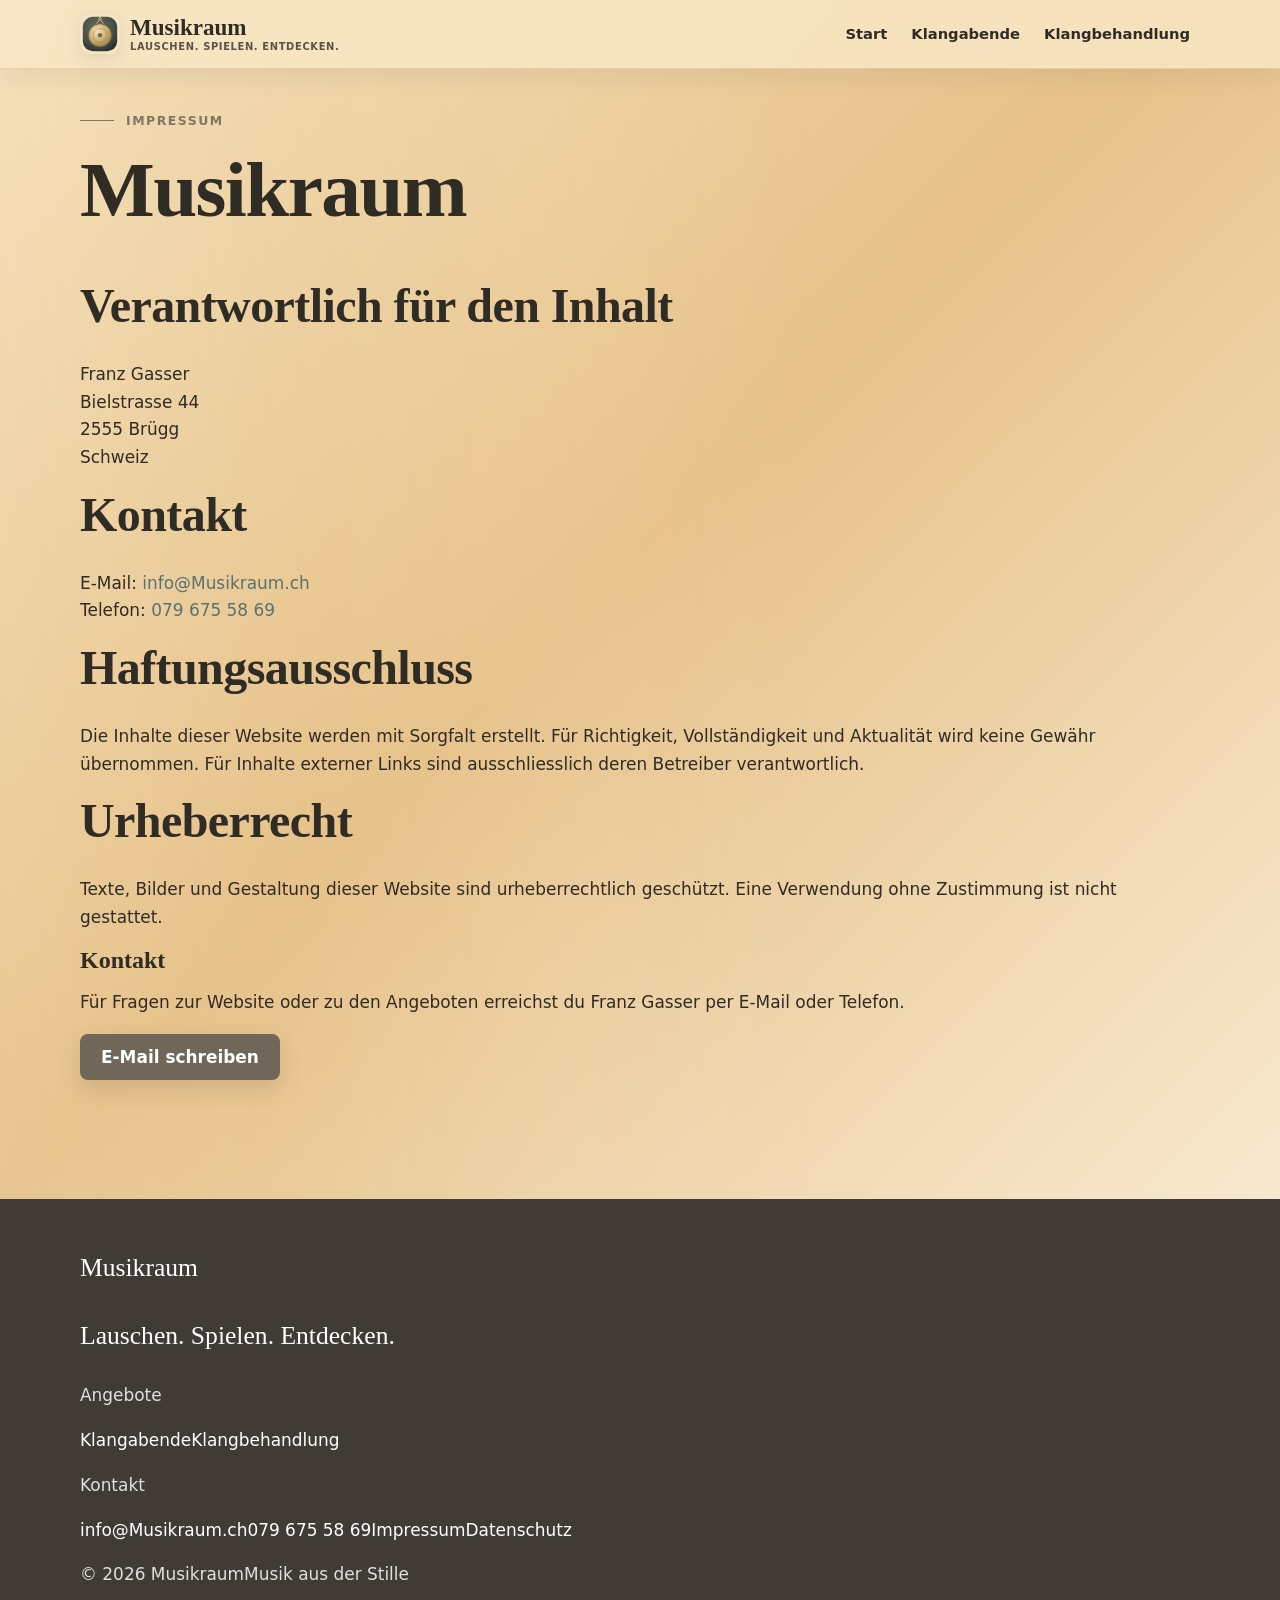
<file: impressum.html>
﻿<!DOCTYPE html>
<html lang="de-CH">
<head>
<meta charset="UTF-8">
<meta name="viewport" content="width=device-width, initial-scale=1.0">
<title>Impressum | Musikraum</title>
<meta name="robots" content="noindex">
<link rel="icon" type="image/svg+xml" href="/assets/favicon.svg?v=6">
<link rel="stylesheet" href="/assets/klang.css?v=68">
<style id="cms-photo-overrides">
.hero { background-image: url('/assets/photos/hero-klangraum-wood-800w.webp') !important; }
</style>
</head>
<body>
<header class="site-header"><div class="container site-header__inner"><a class="brand" href="/"><span class="brand__mark" aria-hidden="true"></span><span class="brand__text"><span class="brand__name">Musikraum</span><span class="brand__sub">Lauschen. Spielen. Entdecken.</span></span></a><button class="nav-toggle" type="button" aria-controls="mobile-menu" aria-label="Menue oeffnen" aria-expanded="false"><span></span><span></span><span></span></button><span class="mobile-menu-backdrop" aria-hidden="true"></span><nav class="mobile-menu" aria-hidden="true" id="mobile-menu" aria-label="Mobile Navigation" hidden><a href="/">Start</a><a href="/Klangabende/">Klangabende</a><a href="/angebote/klangbehandlung/">Klangbehandlung</a></nav><nav class="nav" id="primary-navigation" aria-label="Hauptnavigation"><a href="/">Start</a><a href="/Klangabende/">Klangabende</a><a href="/angebote/klangbehandlung/">Klangbehandlung</a></nav></div></header>
<main class="section"><div class="container page-grid"><div><span class="eyebrow">Impressum</span><h1>Musikraum</h1>
<h2>Verantwortlich für den Inhalt</h2>
<p>Franz Gasser<br>Bielstrasse 44<br>2555 Brügg<br>Schweiz</p>
<h2>Kontakt</h2>
<p>E-Mail: <a href="mailto:info@Musikraum.ch">info@Musikraum.ch</a><br>Telefon: <a href="tel:+41796755869">079 675 58 69</a></p>
<h2>Haftungsausschluss</h2>
<p>Die Inhalte dieser Website werden mit Sorgfalt erstellt. Für Richtigkeit, Vollständigkeit und Aktualität wird keine Gewähr übernommen. Für Inhalte externer Links sind ausschliesslich deren Betreiber verantwortlich.</p>
<h2>Urheberrecht</h2>
<p>Texte, Bilder und Gestaltung dieser Website sind urheberrechtlich geschützt. Eine Verwendung ohne Zustimmung ist nicht gestattet.</p></div><aside class="aside"><h3>Kontakt</h3><p>Für Fragen zur Website oder zu den Angeboten erreichst du Franz Gasser per E-Mail oder Telefon.</p><p><a class="btn btn--primary" href="mailto:info@Musikraum.ch">E-Mail schreiben</a></p></aside></div></main>
<footer class="site-footer"><div class="container"><div class="footer-grid"><div class="footer-brand"><p class="footer-heading"><a class="footer-home" href="/">Musikraum</a></p><p>Lauschen. Spielen. Entdecken.</p></div><nav aria-label="Footer Angebote"><p class="footer-heading">Angebote</p><p><a href="/Klangabende/">Klangabende</a><a href="/angebote/klangbehandlung/">Klangbehandlung</a></p></nav><nav aria-label="Footer Kontakt und Recht"><p class="footer-heading">Kontakt</p><p><a href="mailto:info@Musikraum.ch">info@Musikraum.ch</a><a href="tel:+41796755869">079 675 58 69</a><a href="/impressum.html" aria-current="page">Impressum</a><a href="/datenschutz.html">Datenschutz</a></p></nav></div><div class="footer-bottom"><span>© <span id="year">2026</span> Musikraum</span><span>Musik aus der Stille</span></div></div></footer>


<script defer src="/assets/site.js?v=2"></script>
<script defer src="https://app.gasserwerk.ch/tracker.js" data-api-key="cmpzc204i0001nn2wg8k3ssg3"></script>
<script defer src="https://app.gasserwerk.ch/widget.js" data-api-key="cmpzc204i0001nn2wg8k3ssg3" data-mode="fab"></script>
</body>
</html>
</file>
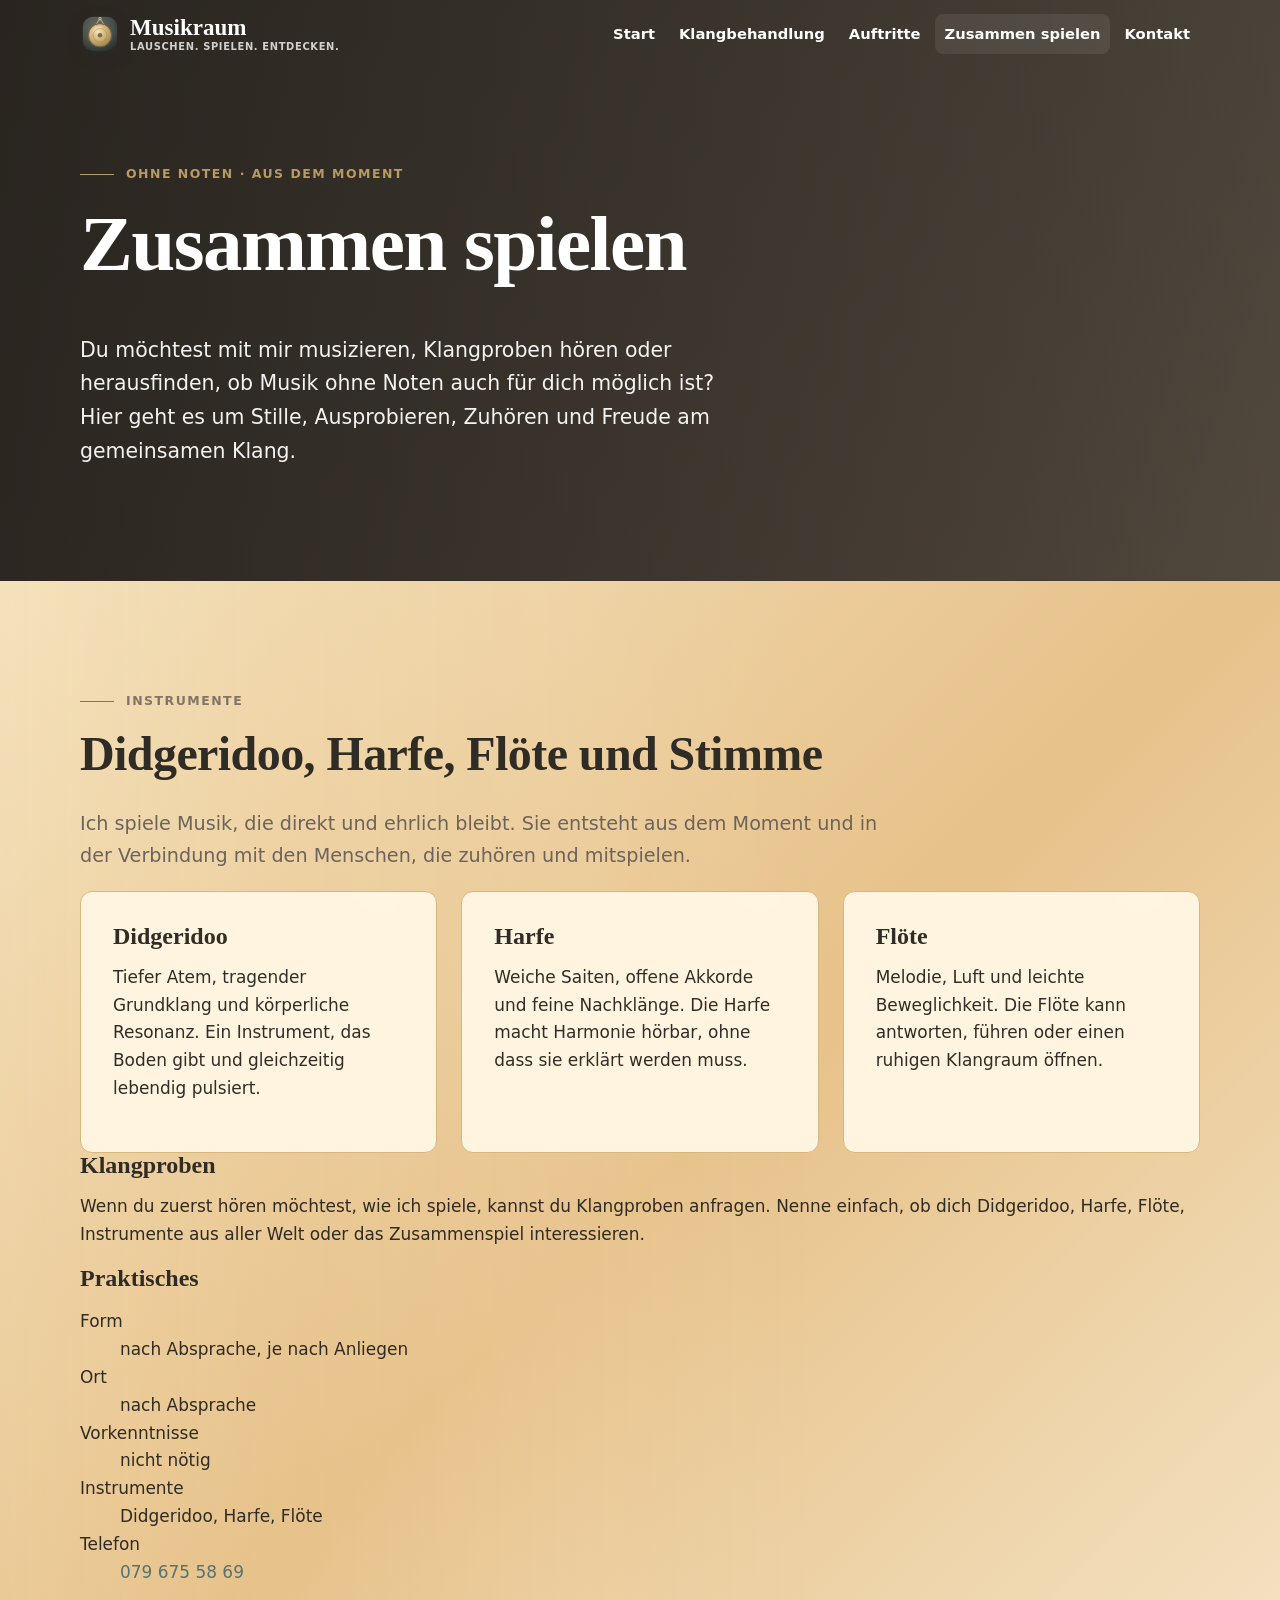
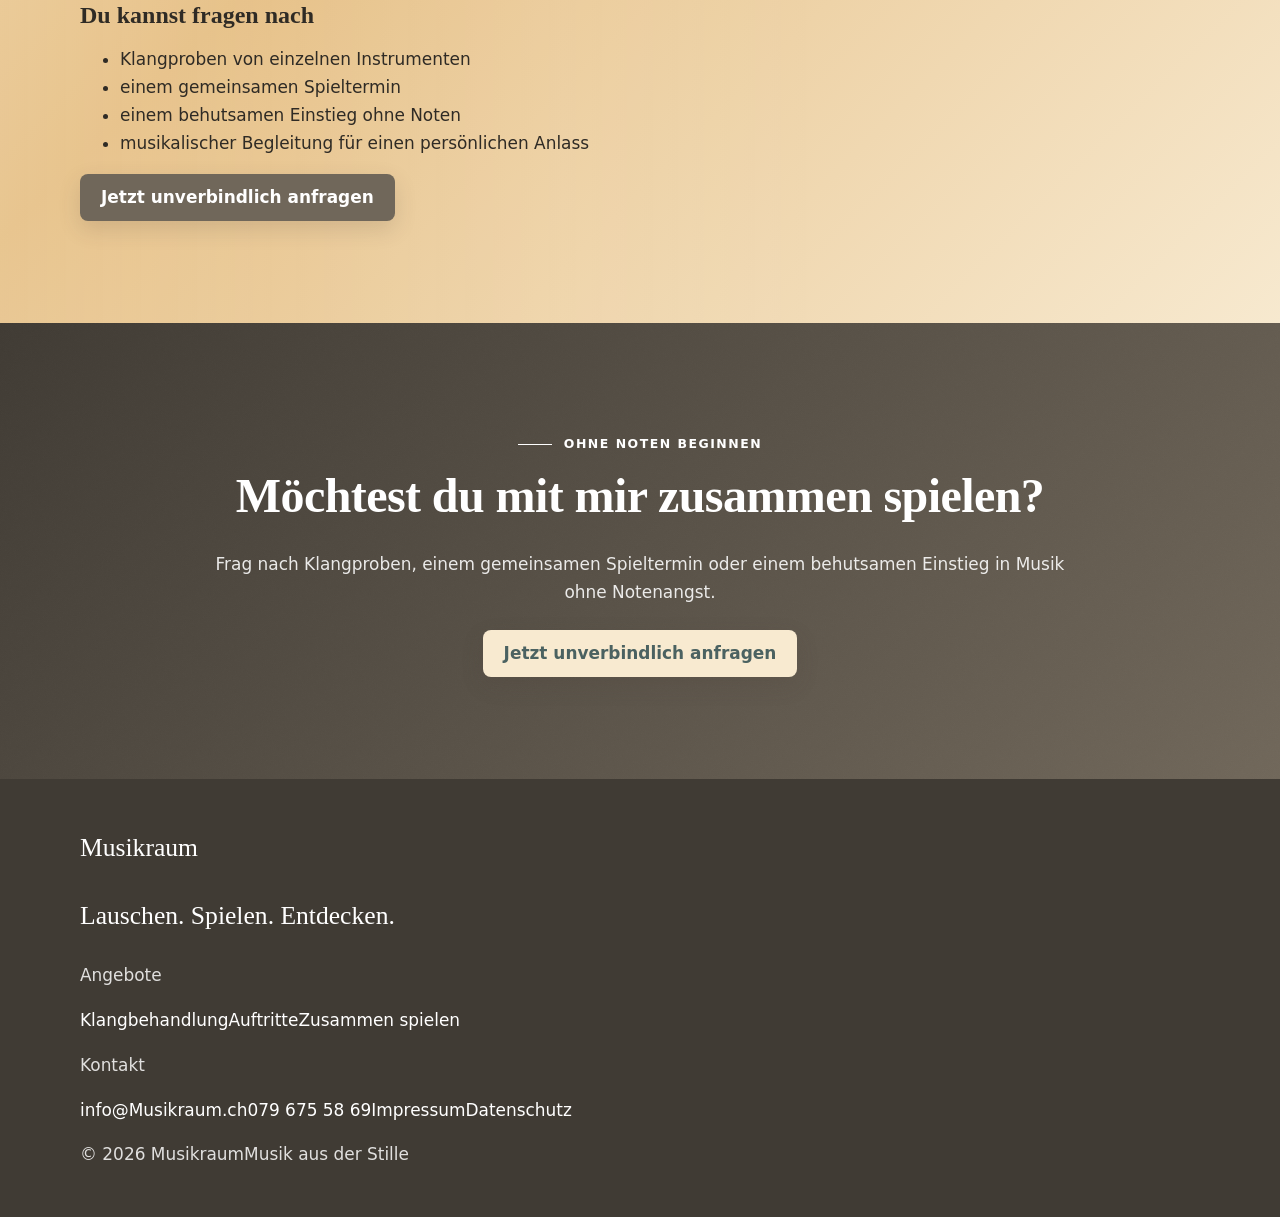
<file: _workshop/_archive/zusammen-spielen-index.html>
﻿<!DOCTYPE html>
<html lang="de-CH">
<head>
<meta charset="UTF-8">
<meta name="viewport" content="width=device-width, initial-scale=1.0, viewport-fit=cover">
<meta name="theme-color" content="#f6f1e9">
<title>Zusammen spielen | Musik ohne Noten mit mir</title>
<meta name="description" content="Mit mir gemeinsam spielen: Musik aus der Stille, Instrumente aus aller Welt, Klangproben und Musik ohne Notenangst.">
<link rel="canonical" href="https://Musikraum.ch/angebote/zusammen-spielen/">
<link rel="icon" type="image/svg+xml" href="/assets/favicon.svg?v=6">
<link rel="apple-touch-icon" sizes="180x180" href="/assets/apple-touch-icon.png?v=6">
<link rel="manifest" href="/manifest.json">
<link rel="stylesheet" href="/assets/klang.css?v=68">
</head>
<body>
<a class="skip-link" href="#main">Zum Inhalt springen</a>
<header class="site-header"><div class="container site-header__inner"><a class="brand" href="/"><span class="brand__mark" aria-hidden="true"></span><span class="brand__text"><span class="brand__name">Musikraum</span><span class="brand__sub">Lauschen. Spielen. Entdecken.</span></span></a><button class="nav-toggle" type="button" aria-controls="mobile-menu" aria-label="Menue oeffnen" aria-expanded="false"><span></span><span></span><span></span></button><span class="mobile-menu-backdrop" aria-hidden="true"></span><nav class="mobile-menu" aria-hidden="true" id="mobile-menu" aria-label="Mobile Navigation" hidden><a href="/">Start</a><a href="/angebote/klangbehandlung/">Klangbehandlung</a><a href="/auftritte/">Auftritte</a><a href="/angebote/zusammen-spielen/" aria-current="page">Zusammen spielen</a><a href="/#kontakt">Kontakt</a></nav><nav class="nav" id="primary-navigation" aria-label="Hauptnavigation"><a href="/">Start</a><a href="/angebote/klangbehandlung/">Klangbehandlung</a><a href="/auftritte/">Auftritte</a><a href="/angebote/zusammen-spielen/" aria-current="page">Zusammen spielen</a><a href="/#kontakt">Kontakt</a></nav></div></header>
<main id="main">
  <section class="subhero subhero--trommelkreis"><div class="container subhero__content"><span class="eyebrow">Ohne Noten · aus dem Moment</span><h1>Zusammen spielen</h1><p class="hero__lead">Du möchtest mit mir musizieren, Klangproben hören oder herausfinden, ob Musik ohne Noten auch für dich möglich ist? Hier geht es um Stille, Ausprobieren, Zuhören und Freude am gemeinsamen Klang.</p></div></section>
  <section class="section"><div class="container page-grid">
    <div>
      <span class="eyebrow">Instrumente</span>
      <h2>Didgeridoo, Harfe, Flöte und Stimme</h2>
      <p class="lead">Ich spiele Musik, die direkt und ehrlich bleibt. Sie entsteht aus dem Moment und in der Verbindung mit den Menschen, die zuhören und mitspielen.</p>
      <div class="grid grid--3 section-offset">
        <article class="card"><h3>Didgeridoo</h3><p>Tiefer Atem, tragender Grundklang und körperliche Resonanz. Ein Instrument, das Boden gibt und gleichzeitig lebendig pulsiert.</p></article>
        <article class="card"><h3>Harfe</h3><p>Weiche Saiten, offene Akkorde und feine Nachklänge. Die Harfe macht Harmonie hörbar, ohne dass sie erklärt werden muss.</p></article>
        <article class="card"><h3>Flöte</h3><p>Melodie, Luft und leichte Beweglichkeit. Die Flöte kann antworten, führen oder einen ruhigen Klangraum öffnen.</p></article>
      </div>
      <div class="overtone-note">
        <h3>Klangproben</h3>
        <p>Wenn du zuerst hören möchtest, wie ich spiele, kannst du Klangproben anfragen. Nenne einfach, ob dich Didgeridoo, Harfe, Flöte, Instrumente aus aller Welt oder das Zusammenspiel interessieren.</p>
      </div>
    </div>
    <aside class="aside">
      <h3>Praktisches</h3>
      <dl class="facts">
        <div><dt>Form</dt><dd>nach Absprache, je nach Anliegen</dd></div>
        <div><dt>Ort</dt><dd>nach Absprache</dd></div>
        <div><dt>Vorkenntnisse</dt><dd>nicht nötig</dd></div>
        <div><dt>Instrumente</dt><dd>Didgeridoo, Harfe, Flöte</dd>
        <dt>Telefon</dt><dd><a href="tel:+41796755869">079 675 58 69</a></dd></div>
      </dl>
      <h3>Du kannst fragen nach</h3>
      <ul class="list"><li>Klangproben von einzelnen Instrumenten</li><li>einem gemeinsamen Spieltermin</li><li>einem behutsamen Einstieg ohne Noten</li><li>musikalischer Begleitung für einen persönlichen Anlass</li></ul>
      <a class="btn btn--primary" href="mailto:info@Musikraum.ch?subject=Anfrage%20Zusammen%20spielen&body=Hallo%0D%0A%0D%0Aich%20interessiere%20mich%20f%C3%BCr%20gemeinsames%20Spielen%20mit%20Franz.%0D%0A%0D%0AInteresse%20(Klangprobe%20%2F%20Spieltermin%20%2F%20Anlass)%3A%20%0D%0AInstrument%20(Didgeridoo%20%2F%20Harfe%20%2F%20Fl%C3%B6te)%3A%20%0D%0AWunschtermin%20%2F%20Zeitraum%3A%20%0D%0A%0D%0AFrage%20%2F%20Anliegen%3A%20%0D%0A%0D%0AFreundliche%20Gr%C3%BCsse">Jetzt unverbindlich anfragen</a>
    </aside>
  </div></section>
  <section class="cta" id="zusammen-spielen-anfragen" aria-labelledby="zusammen-spielen-anfragen-title">
    <div class="container">
      <span class="eyebrow">Ohne Noten beginnen</span>
      <h2 id="zusammen-spielen-anfragen-title">Möchtest du mit mir zusammen spielen?</h2>
      <p>Frag nach Klangproben, einem gemeinsamen Spieltermin oder einem behutsamen Einstieg in Musik ohne Notenangst.</p>
      <div class="hero__actions">
        <a class="btn btn--primary" href="mailto:info@Musikraum.ch?subject=Anfrage%20Zusammen%20spielen&body=Hallo%0D%0A%0D%0Aich%20interessiere%20mich%20f%C3%BCr%20gemeinsames%20Spielen%20mit%20Franz.%0D%0A%0D%0AInteresse%20(Klangprobe%20%2F%20Spieltermin%20%2F%20Anlass)%3A%20%0D%0AInstrument%20(Didgeridoo%20%2F%20Harfe%20%2F%20Fl%C3%B6te)%3A%20%0D%0AWunschtermin%20%2F%20Zeitraum%3A%20%0D%0A%0D%0AFrage%20%2F%20Anliegen%3A%20%0D%0A%0D%0AFreundliche%20Gr%C3%BCsse">Jetzt unverbindlich anfragen</a>
      </div>
    </div>
  </section>
</main>
<footer class="site-footer"><div class="container"><div class="footer-grid"><div class="footer-brand"><p class="footer-heading"><a class="footer-home" href="/">Musikraum</a></p><p>Lauschen. Spielen. Entdecken.</p></div><nav aria-label="Footer Angebote"><p class="footer-heading">Angebote</p><p><a href="/angebote/klangbehandlung/">Klangbehandlung</a><a href="/auftritte/">Auftritte</a><a href="/angebote/zusammen-spielen/" aria-current="page">Zusammen spielen</a></p></nav><nav aria-label="Footer Kontakt und Recht"><p class="footer-heading">Kontakt</p><p><a href="mailto:info@Musikraum.ch">info@Musikraum.ch</a><a href="tel:+41796755869">079 675 58 69</a><a href="/impressum.html">Impressum</a><a href="/datenschutz.html">Datenschutz</a></p></nav></div><div class="footer-bottom"><span>© <span id="year">2026</span> Musikraum</span><span>Musik aus der Stille</span></div></div></footer>


<script defer src="/assets/site.js?v=2"></script>
</body>
</html>
</file>
<file: assets/klang.css>
/*
  Musikraum — DesignSystem implementation
  Source contract: GasserwerkSolutions/DesignSystem v0.31.0
  Axes used on <html>: data-tone="premium" data-mode="light" data-density="comfortable".
  Layer order mirrors DesignSystem: reset → tokens → semantic → themes → mode → base → state → components → patterns → site.
*/
@layer reset,tokens,semantic,themes,mode,base,state,components,patterns,site;
@layer reset{*,*::before,*::after{box-sizing:border-box}html{scroll-behavior:smooth;scroll-padding-top:calc(var(--header-h) + var(--space-16));overflow-x:hidden}body{margin:0;min-width:320px;overflow-x:hidden}img,svg,picture{display:block;max-width:100%}button,input,textarea,select{font:inherit}a{color:inherit}button{cursor:pointer}}
@layer tokens{:root{--space-2:.125rem;--space-4:.25rem;--space-6:.375rem;--space-8:.5rem;--space-12:.75rem;--space-16:1rem;--space-20:1.25rem;--space-24:1.5rem;--space-32:2rem;--space-40:2.5rem;--space-48:3rem;--space-64:4rem;--space-80:5rem;--space-96:6rem;--space-128:8rem;--radius-4:.25rem;--radius-8:.5rem;--radius-12:.75rem;--radius-16:1rem;--radius-24:1.5rem;--radius-full:999px;--font-serif:"Iowan Old Style","Palatino Linotype",Palatino,Georgia,"Times New Roman",serif;--font-sans:system-ui,-apple-system,BlinkMacSystemFont,"Segoe UI",Roboto,Arial,sans-serif;--font-xs:.75rem;--font-sm:.875rem;--font-base:1rem;--font-lg:1.125rem;--font-xl:1.25rem;--font-2xl:1.5rem;--font-3xl:clamp(1.625rem,1.542rem + .417vw,1.875rem);--font-4xl:clamp(1.9rem,1.5rem + 2vw,3rem);--font-5xl:clamp(2.25rem,1.35rem + 4.5vw,5.6rem);--lh-tight:1.08;--lh-normal:1.62;--shadow-sm:0 1px 2px rgba(47,43,37,.06);--shadow-md:0 12px 34px rgba(47,43,37,.12);--shadow-lg:0 30px 80px rgba(47,43,37,.22);--ease-smooth:cubic-bezier(.25,.46,.45,.94);--motion-fast:.15s;--motion-base:.25s;--motion-slow:.45s;--container-max:1120px;--prose-max:66ch;--header-h:68px;--grain:url("data:image/svg+xml,%3Csvg xmlns='http://www.w3.org/2000/svg' width='160' height='160'%3E%3Cfilter id='g'%3E%3CfeTurbulence type='fractalNoise' baseFrequency='1.4' numOctaves='2' stitchTiles='stitch'/%3E%3CfeColorMatrix type='saturate' values='0'/%3E%3C/filter%3E%3Crect width='100%25' height='100%25' filter='url(%23g)'/%3E%3C/svg%3E")}}
@layer semantic{:root{color-scheme:light;--color-bg:#f2dcb4;--color-bg-secondary:#f8ead0;--color-bg-tertiary:#e7c48c;--color-surface:#fff4df;--color-surface-subtle:#faead0;--color-surface-hover:#fff8ea;--color-text-primary:#2f2b25;--color-text-secondary:#6c645b;--color-text-muted:#837467;--color-border:#d6b77e;--color-border-light:#ebd3a8;--color-interactive:#70675a;--color-interactive-dark:#403b34;--color-interactive-light:#f5dfb5;--color-on-interactive:#fff;--color-accent:#587271;--color-accent-dark:#4b6261;--color-gold:#b89a63;--focus-ring:3px solid color-mix(in oklch,var(--color-accent) 26%,white);--font-display:var(--font-serif);--font-body:var(--font-sans);--body-size:1.06rem;--body-line-height:1.64;--section-py:clamp(4rem,8vw,7.4rem);--card-bg:var(--color-surface);--card-radius:var(--radius-12);--card-shadow:none;--card-padding:var(--space-32);--btn-radius:var(--radius-8);--btn-px:var(--space-20);--btn-py:var(--space-12)}}
@layer themes{html[data-tone="premium"]{--color-bg:#f1d9ad;--color-bg-secondary:#f8e6c4;--color-bg-tertiary:#e6c48d;--color-surface:#fff3dd;--color-interactive:#70675a;--color-interactive-dark:#403b34;--color-accent:#587271;--color-gold:#b89a63}html[data-density="compact"]{--card-padding:var(--space-24);--section-py:var(--space-64)}html[data-density="spacious"]{--card-padding:var(--space-40);--section-py:var(--space-96)}}
@layer base{body{font-family:var(--font-body);font-size:var(--body-size);line-height:var(--body-line-height);color:var(--color-text-primary);background:linear-gradient(90deg,rgba(255,250,238,.18),transparent 18%,rgba(255,244,222,.1) 34%,transparent 56%),linear-gradient(135deg,#f6e4c2,#e8c38b 42%,#f7e8cb 70%,#dfb878);-webkit-font-smoothing:antialiased;text-rendering:optimizeLegibility}body::before{content:"";position:fixed;inset:0;z-index:-4;pointer-events:none;background-image:var(--grain);opacity:.055;mix-blend-mode:multiply}.container{width:min(var(--container-max),calc(100% - 40px));margin-inline:auto}.cq{container-type:inline-size}.skip-link{position:fixed;left:12px;top:12px;z-index:10000;transform:translateY(-140%);display:inline-flex;align-items:center;min-height:44px;padding:10px 14px;background:var(--color-interactive-dark);color:#fff;border-radius:var(--btn-radius);font-weight:700}.skip-link:focus{transform:translateY(0)}h1,h2,h3{font-family:var(--font-display);line-height:var(--lh-tight);margin:0 0 .6em;color:inherit;text-wrap:balance}h1{font-size:var(--font-5xl);letter-spacing:-.02em}h2{font-size:var(--font-4xl);letter-spacing:-.012em}h3{font-size:var(--font-2xl)}p{margin:0 0 1em}.lead{font-size:clamp(1.05rem,1vw + .8rem,1.2rem);color:var(--color-text-secondary);max-width:var(--prose-max)}a{text-decoration:none;color:var(--color-accent)}a:hover{text-decoration:underline;text-underline-offset:3px}.eyebrow{display:inline-flex;align-items:center;gap:var(--space-12);margin-bottom:var(--space-16);font-size:.78rem;font-weight:800;letter-spacing:.12em;text-transform:uppercase;color:var(--color-text-muted)}.eyebrow::before{content:"";width:34px;height:1px;background:currentColor;flex:0 0 auto}}
@layer components{.site-header{--header-bg:0;--header-line:0;--header-shadow:0;--header-text:255,255,255;--header-muted:255,255,255;--mobile-nav:0;position:fixed;top:0;left:0;right:0;z-index:1000;background:rgba(248,230,196,var(--header-bg));border-bottom:1px solid rgba(180,129,65,var(--header-line));box-shadow:0 8px 24px rgba(42,35,28,var(--header-shadow));backdrop-filter:blur(calc(var(--header-bg) * 12px));-webkit-backdrop-filter:blur(calc(var(--header-bg) * 12px));transition:background-color var(--motion-fast) linear,border-color var(--motion-fast) linear}.site-header__inner{min-height:var(--header-h);display:flex;align-items:center;gap:var(--space-24)}.brand{display:flex;align-items:center;gap:10px;min-height:44px;color:rgb(var(--header-text));font-weight:700;min-width:max-content}.brand:hover{text-decoration:none}.brand__mark{width:40px;height:40px;flex:0 0 40px;border-radius:12px;background:url("/assets/favicon.svg?v=6") center/contain no-repeat;box-shadow:0 5px 16px rgba(36,41,39,.1)}.brand__text{display:grid;line-height:1}.brand__name{font-family:var(--font-display);font-size:clamp(1.34rem,1.8vw,1.6rem);line-height:1.08}.brand__sub{font-size:.62rem;letter-spacing:.065em;text-transform:uppercase;color:rgba(var(--header-muted),.78);line-height:1.1;margin-top:3px}.nav{margin-left:auto;display:flex;align-items:center;gap:4px}.nav a{display:inline-flex;align-items:center;min-height:40px;padding:8px 10px;border-radius:var(--btn-radius);color:rgb(var(--header-text));font-size:.92rem;font-weight:700;white-space:nowrap}.nav a:hover,.nav a[aria-current="page"]{background:rgba(255,255,255,calc(.08 + var(--header-bg) * .28));text-decoration:none}.nav-toggle,.mobile-menu,.mobile-menu-backdrop{display:none}.btn{display:inline-flex;align-items:center;justify-content:center;gap:8px;min-height:46px;padding:var(--btn-py) var(--btn-px);border-radius:var(--btn-radius);border:1px solid transparent;font-weight:800;text-decoration:none;line-height:1.2;transition:background-color var(--motion-base) var(--ease-smooth),box-shadow var(--motion-base) var(--ease-smooth),transform var(--motion-base) var(--ease-smooth),border-color var(--motion-base) var(--ease-smooth),color var(--motion-base) var(--ease-smooth)}.btn:hover{text-decoration:none;transform:translateY(-1px)}.btn--primary{background:var(--color-interactive);color:var(--color-on-interactive);box-shadow:0 8px 22px rgba(74,65,56,.16)}.btn--primary:hover{background:var(--color-interactive-dark);color:#fff}.btn--ghost{border-color:rgba(255,255,255,.44);color:#fff;background:rgba(255,255,255,.08)}.btn--ghost:hover{background:rgba(255,255,255,.16);color:#fff}.section .btn--ghost,.aside .btn--ghost{border-color:var(--color-border);color:var(--color-interactive-dark);background:rgba(255,250,242,.62)}.hero .btn--primary,.sound-band .btn--primary,.cta .btn--primary{background:var(--color-bg-secondary);color:var(--color-accent-dark)}.hero .btn--primary:hover,.sound-band .btn--primary:hover,.cta .btn--primary:hover{background:#fff;color:var(--color-accent-dark)}.section{padding:var(--section-py) 0;background:linear-gradient(90deg,rgba(255,250,238,.06),transparent 22%,rgba(255,255,255,.04) 44%,transparent 64%),linear-gradient(135deg,#f4dfb8,#e7c28a 48%,#f7e9cf)}.section--soft{background:linear-gradient(90deg,rgba(255,247,231,.13),transparent 20%,rgba(255,255,255,.07) 44%,transparent 66%),linear-gradient(135deg,#e9c78f,#f4dfb8 56%,#dfb475)}.section-head{max-width:760px;margin-bottom:var(--space-32)}.section-head--center{text-align:center;margin-inline:auto}.section-head--center>*{margin-inline:auto}.grid{display:grid;gap:var(--space-24)}.grid--3{grid-template-columns:repeat(3,minmax(0,1fr))}.grid--2{grid-template-columns:repeat(2,minmax(0,1fr))}.card{position:relative;background:var(--card-bg);border:1px solid var(--color-border);border-radius:var(--card-radius);padding:var(--card-padding);box-shadow:var(--card-shadow);overflow:hidden}.card::after{content:"";position:absolute;inset:0;pointer-events:none;background:radial-gradient(circle at 84% 0%,rgba(255,255,255,.58),rgba(248,230,196,.28) 24%,transparent 58%),linear-gradient(118deg,transparent 12%,rgba(255,255,255,.22) 46%,rgba(184,154,99,.14) 58%,transparent 86%);opacity:.18;mix-blend-mode:soft-light}.card--link{display:flex;flex-direction:column;min-height:100%;color:var(--color-text-primary)}.card--link:hover{text-decoration:none}.card__meta{font-size:.78rem;font-weight:800;letter-spacing:.12em;text-transform:uppercase;color:var(--color-text-muted);margin-bottom:14px}.card__image{width:calc(100% + 64px);max-width:none;aspect-ratio:4/3;object-fit:cover;margin:-32px -32px var(--space-24);border-radius:var(--card-radius) var(--card-radius) 0 0;background:var(--color-bg-tertiary);border-bottom:1px solid var(--color-border)}.card__tags{display:flex;flex-wrap:wrap;gap:8px;margin:6px 0 18px}.card__tags span{display:inline-flex;align-items:center;min-height:30px;padding:5px 9px;border-radius:var(--radius-full);background:#efd39d;color:var(--color-interactive-dark);font-size:.78rem;font-weight:700}.card__more{margin-top:auto;font-weight:800;color:var(--color-accent)}}
@layer patterns{.hero{position:relative;z-index:0;isolation:isolate;min-height:100svh;display:flex;align-items:center;background:transparent;color:#fff}.hero::before{content:"";position:fixed;inset:0;z-index:-2;background:#5e5a4f url("/assets/photos/hero-klangraum-wood.webp?v=3") center 58%/cover no-repeat}.hero::after{content:"";position:fixed;inset:0;z-index:-1;background:linear-gradient(90deg,rgba(20,19,17,.76),rgba(34,29,24,.56) 48%,rgba(20,19,17,.42)),linear-gradient(180deg,rgba(20,19,17,.56),rgba(20,19,17,.18) 42%,rgba(20,19,17,.52))}.hero__grid{position:relative;z-index:2;display:grid;grid-template-columns:minmax(0,760px);gap:52px;align-items:center;padding:92px 0 132px}.hero__inner{max-width:min(760px,100%);text-align:left;text-shadow:0 2px 22px rgba(28,24,20,.34)}.hero .eyebrow,.subhero .eyebrow,.sound-band .eyebrow{color:var(--color-gold)}.hero__lead{font-size:clamp(1.08rem,1.3vw + .8rem,1.28rem);max-width:640px;color:rgba(255,255,255,.94)}.hero__actions{display:flex;flex-wrap:wrap;justify-content:flex-start;gap:var(--space-12);margin-top:var(--space-24)}.hero__notes{display:flex;flex-wrap:wrap;gap:10px;margin-top:24px;color:rgba(255,255,255,.88);font-size:.92rem;text-shadow:none}.hero__notes span{display:inline-flex;align-items:center;gap:8px;min-height:34px;padding:6px 10px;border:1px solid rgba(255,255,255,.34);border-radius:var(--btn-radius);background:rgba(255,255,255,.13);backdrop-filter:blur(8px)}.hero__notes span::before{content:"";width:7px;height:7px;border-radius:50%;background:var(--color-gold)}.subhero{position:relative;isolation:isolate;padding:calc(var(--header-h) + 88px) 0 92px;color:#fff;background:#514c43}.subhero::before{content:"";position:absolute;inset:0;background:var(--subhero-image,linear-gradient(135deg,#514c43,#786b5b));background-size:cover;background-position:center;z-index:-2}.subhero::after{content:"";position:absolute;inset:0;background:linear-gradient(90deg,rgba(28,24,20,.76),rgba(28,24,20,.42));z-index:-1}.subhero__inner{max-width:820px}.subhero .lead{color:rgba(255,255,255,.9)}.welcome .container{display:grid;grid-template-columns:minmax(0,1fr) minmax(260px,420px);gap:clamp(2rem,6vw,5rem);align-items:center}.welcome__quote{font-family:var(--font-display);font-size:clamp(1.6rem,3vw,2.4rem);line-height:1.18;color:var(--color-interactive-dark)}.welcome__image img,.sound-band__media img,.image-card img{border-radius:var(--radius-16);box-shadow:var(--shadow-md);border:1px solid rgba(214,183,126,.6)}.welcome__caption,figcaption{font-size:.9rem;color:var(--color-text-secondary);margin-top:var(--space-12)}.moment-list,.check-list{padding-left:1.2em;color:var(--color-text-secondary)}.sound-band,.cta{position:relative;isolation:isolate;padding:var(--section-py) 0;color:#fff;background:linear-gradient(135deg,#403b34,#70675a)}.sound-band::before,.cta::before{content:"";position:absolute;inset:0;background:var(--grain);opacity:.08;mix-blend-mode:soft-light;z-index:-1}.sound-band .container{display:grid;grid-template-columns:minmax(0,1fr) minmax(280px,460px);gap:clamp(2rem,5vw,4rem);align-items:center}.sound-band p,.cta p{color:rgba(255,255,255,.88)}.quote{font-family:var(--font-display);font-size:clamp(1.25rem,2vw,1.8rem);line-height:1.25;color:#fff}.quote__credit{font-family:var(--font-body);font-size:.9rem;color:rgba(255,255,255,.76)}.cta .container{max-width:850px;text-align:center}.cta .eyebrow{color:#fff}.cta .hero__actions{justify-content:center}.site-footer{padding:var(--space-48) 0;background:var(--color-interactive-dark);color:rgba(255,255,255,.84)}.site-footer a{color:#fff}.site-footer__grid{display:grid;grid-template-columns:1.4fr 1fr 1fr;gap:var(--space-32)}.footer-brand{font-family:var(--font-display);font-size:1.6rem;color:#fff}.footer-meta{font-size:.92rem;color:rgba(255,255,255,.68)}}
@layer site{.page-sub,.page-legal{background:linear-gradient(135deg,#f6e4c2,#e8c38b 46%,#f7e8cb)}.page-legal main,.legal{padding:calc(var(--header-h) + var(--space-64)) 0 var(--section-py)}.legal .container,.prose{max-width:780px}.prose h1,.legal h1{font-size:var(--font-4xl)}.prose h2,.legal h2{font-size:var(--font-3xl);margin-top:1.6em}.stage-page-bg{position:fixed;inset:0;z-index:-5;background:#574f45}.stage-hero,.stage-visual,.stage-cta{position:relative;isolation:isolate;color:#fff}.stage-hero{padding:calc(var(--header-h) + 96px) 0 96px}.stage-hero .lead{color:rgba(255,255,255,.9)}.stage-visual{min-height:100svh;display:grid;place-items:center;background:linear-gradient(180deg,rgba(0,0,0,.25),rgba(0,0,0,.5))}.stage-cta{padding:var(--section-py) 0;background:linear-gradient(135deg,#403b34,#70675a)}.reveal-ready .reveal-item{opacity:0;transform:translateY(20px);transition:opacity .7s var(--ease-smooth),transform .7s var(--ease-smooth)}.reveal-ready .reveal-item.is-visible{opacity:1;transform:translateY(0)}@media (prefers-reduced-motion:reduce){*,*::before,*::after{animation-duration:.001ms!important;animation-iteration-count:1!important;scroll-behavior:auto!important;transition-duration:.001ms!important}}@media(max-width:920px){.container{width:min(100% - 28px,var(--container-max))}.nav{display:none}.nav-toggle{display:inline-grid;place-items:center;margin-left:auto;width:44px;height:44px;border:0;border-radius:var(--btn-radius);background:rgba(255,255,255,calc(.1 + var(--mobile-nav) * .75));color:rgb(var(--header-text));position:relative}.nav-toggle span{display:block;width:22px;height:2px;background:currentColor;margin:3px 0;border-radius:2px}.mobile-menu-backdrop{display:block;position:fixed;inset:0;background:rgba(20,19,17,.48);opacity:0;pointer-events:none;transition:opacity var(--motion-base) var(--ease-smooth)}.mobile-menu{display:grid;position:fixed;right:14px;top:calc(var(--header-h) + 10px);width:min(320px,calc(100vw - 28px));padding:var(--space-12);border:1px solid var(--color-border);border-radius:var(--radius-16);background:rgba(255,244,223,.96);box-shadow:var(--shadow-lg)}.mobile-menu[hidden]{display:none}.mobile-menu a{padding:12px 14px;border-radius:var(--btn-radius);font-weight:800;color:var(--color-text-primary)}.mobile-menu a[aria-current="page"],.mobile-menu a:hover{background:var(--color-interactive-light);text-decoration:none}.mobile-menu-open .mobile-menu-backdrop{opacity:1;pointer-events:auto}.mobile-menu-locked{overflow:hidden}.grid--3{grid-template-columns:repeat(2,minmax(0,1fr))}.grid--2,.welcome .container,.sound-band .container,.site-footer__grid{grid-template-columns:1fr}.hero__grid{padding:88px 0 112px}.stage-hero{padding-top:calc(var(--header-h) + 72px)}}@media(max-width:560px){body{font-size:1rem}.container{width:min(100% - 24px,var(--container-max))}.grid--3{grid-template-columns:1fr}.card{padding:var(--space-24)}.card__image{width:calc(100% + 48px);margin:-24px -24px var(--space-20)}.hero{min-height:92svh}.hero__grid{padding:84px 0 88px}.hero__actions .btn{width:100%}.brand__sub{display:none}.site-footer__grid{gap:var(--space-20)}}}
</file>
